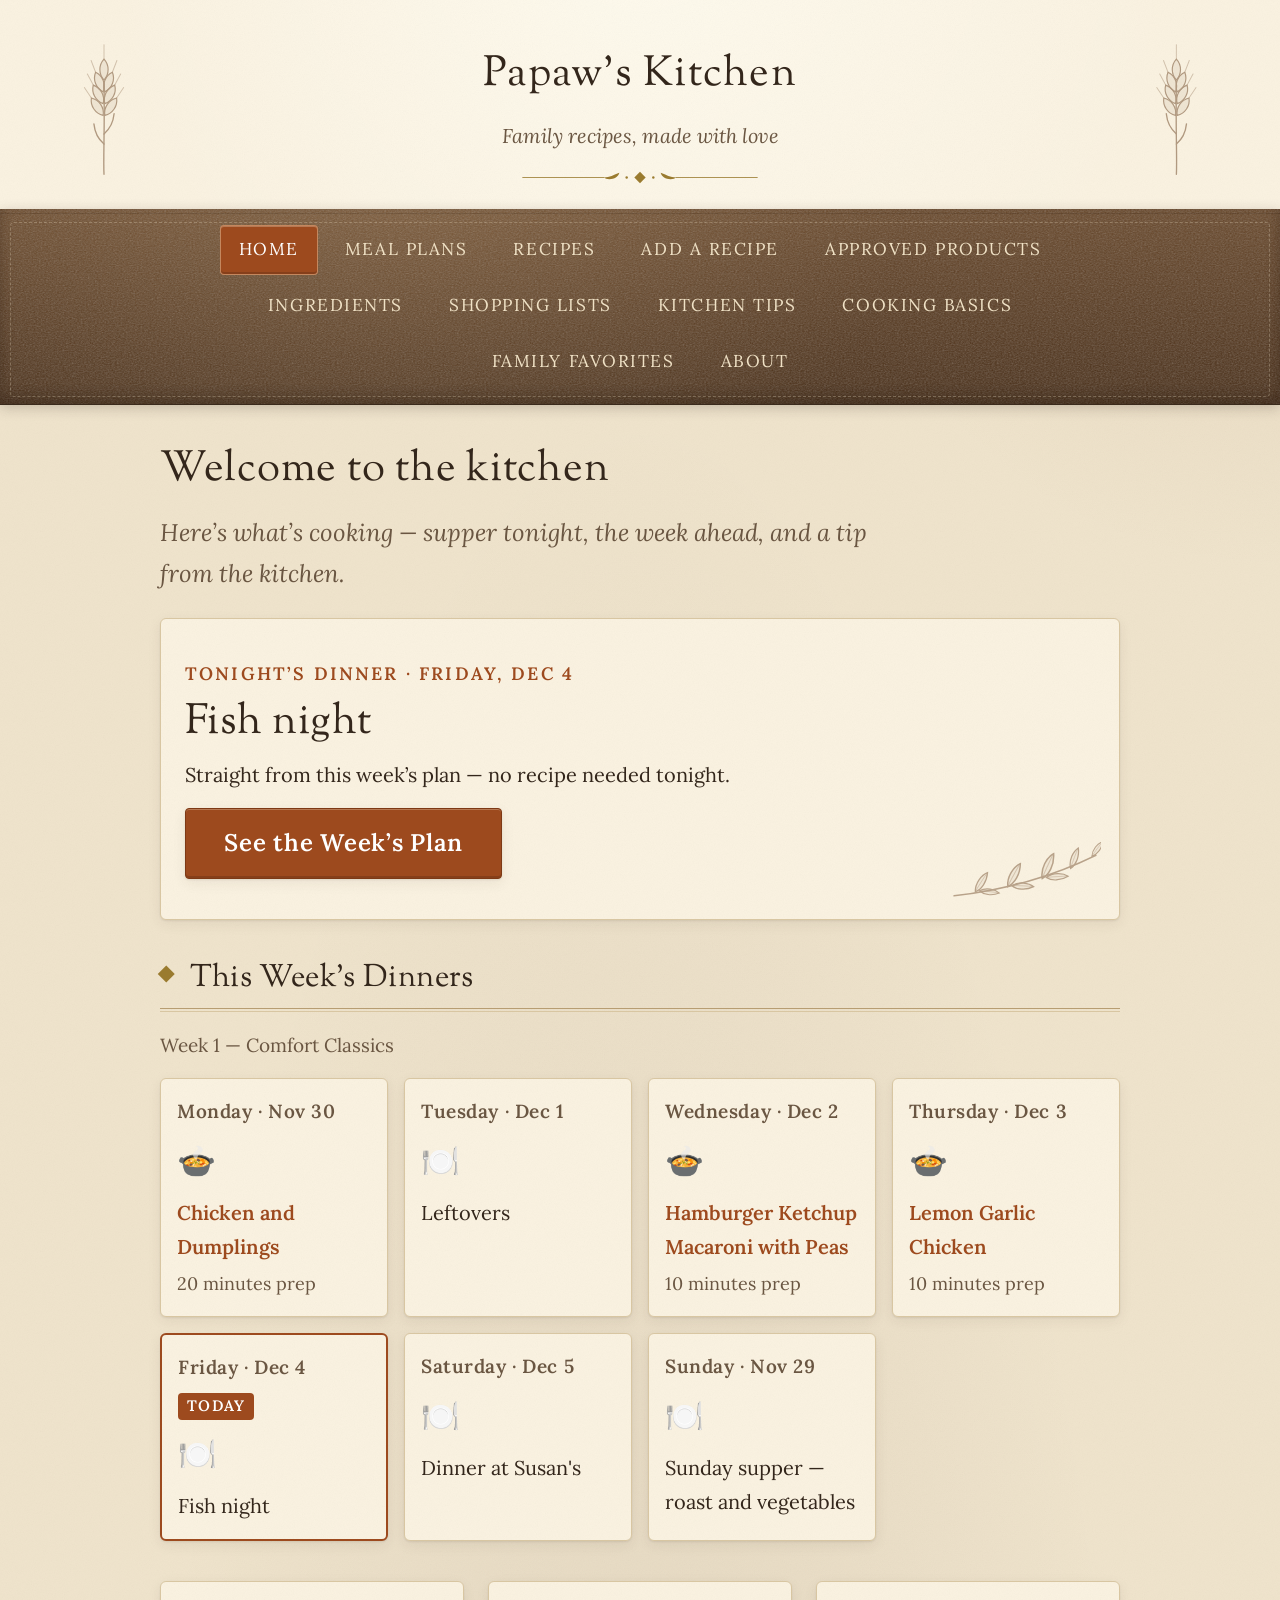
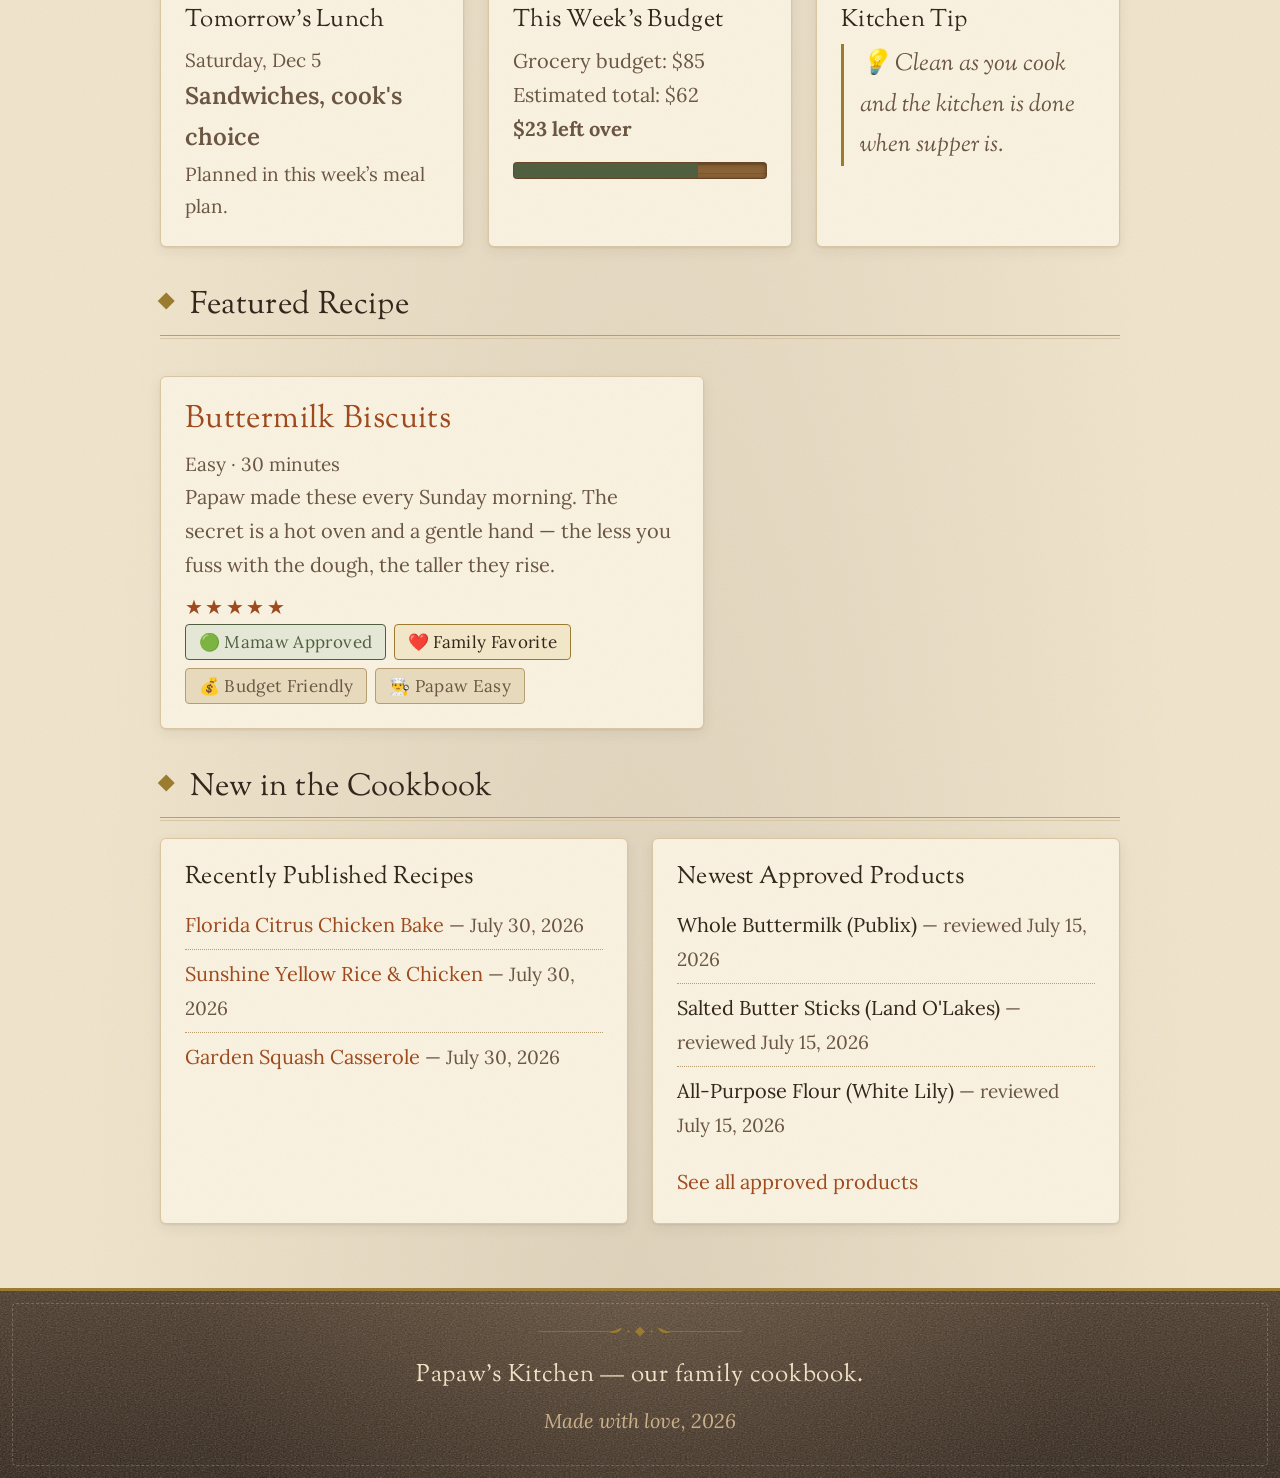
<file: index.html>
<!DOCTYPE html>
<html lang="en">
<head>
  <meta charset="utf-8">
  <meta name="viewport" content="width=device-width, initial-scale=1">
  <title>Papaw’s Kitchen — Family Recipes</title>
  <meta name="description" content="Papaw’s Kitchen: our family cookbook. Recipes, weekly meal plans, and shopping lists, made with love.">
  <link rel="stylesheet" href="css/main.css">
  <link rel="stylesheet" href="css/print.css" media="print">
  <link rel="preconnect" href="https://fonts.googleapis.com">
  <link rel="preconnect" href="https://fonts.gstatic.com" crossorigin>
  <link rel="stylesheet" href="https://fonts.googleapis.com/css2?family=Lora:ital,wght@0,400..700;1,400..700&family=Sorts+Mill+Goudy:ital@0;1&display=swap">
  <script src="js/layout.js" defer></script>
  <script src="js/storage.js" defer></script>
  <script src="js/data.js" defer></script>
  <script src="js/render.js" defer></script>
  <script src="js/schedule.js" defer></script>
  <script src="js/pages/home.js" defer></script>
</head>
<body>
  <main id="main-content">
    <h1>Welcome to the kitchen</h1>
    <p class="lead">
      Here’s what’s cooking — supper tonight, the week ahead, and a tip
      from the kitchen.
    </p>

    <div id="dashboard">
      <p role="status">Warming up the kitchen…</p>
    </div>
  </main>
</body>
</html>
</file>
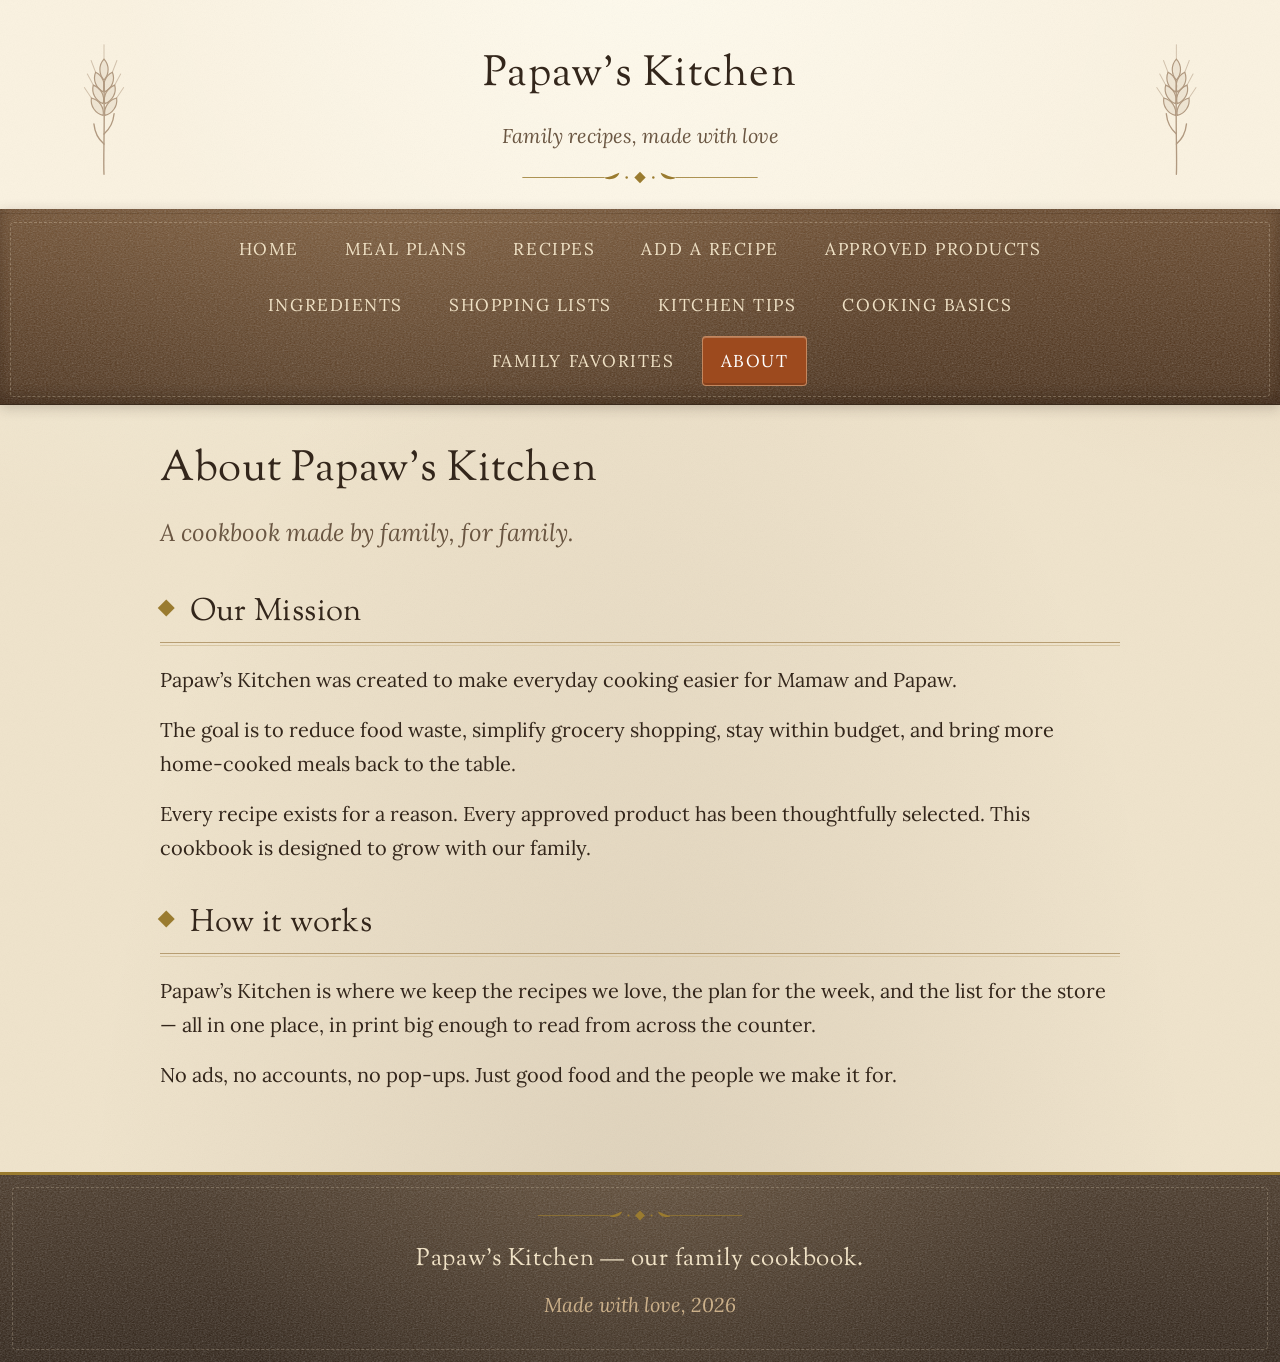
<file: about.html>
<!DOCTYPE html>
<html lang="en">
<head>
  <meta charset="utf-8">
  <meta name="viewport" content="width=device-width, initial-scale=1">
  <title>About — Papaw’s Kitchen</title>
  <meta name="description" content="The story behind Papaw’s Kitchen, our family cookbook.">
  <link rel="stylesheet" href="css/main.css">
  <link rel="stylesheet" href="css/print.css" media="print">
  <link rel="preconnect" href="https://fonts.googleapis.com">
  <link rel="preconnect" href="https://fonts.gstatic.com" crossorigin>
  <link rel="stylesheet" href="https://fonts.googleapis.com/css2?family=Lora:ital,wght@0,400..700;1,400..700&family=Sorts+Mill+Goudy:ital@0;1&display=swap">
  <script src="js/layout.js" defer></script>
</head>
<body>
  <main id="main-content">
    <h1>About Papaw’s Kitchen</h1>
    <p class="lead">
      A cookbook made by family, for family.
    </p>

    <section class="content-section">
      <h2>Our Mission</h2>
      <p>
        Papaw’s Kitchen was created to make everyday cooking easier for
        Mamaw and Papaw.
      </p>
      <p>
        The goal is to reduce food waste, simplify grocery shopping, stay
        within budget, and bring more home-cooked meals back to the table.
      </p>
      <p>
        Every recipe exists for a reason. Every approved product has been
        thoughtfully selected. This cookbook is designed to grow with our
        family.
      </p>
    </section>

    <section class="content-section">
      <h2>How it works</h2>
      <p>
        Papaw’s Kitchen is where we keep the recipes we love, the plan for the
        week, and the list for the store — all in one place, in print big enough
        to read from across the counter.
      </p>
      <p>
        No ads, no accounts, no pop-ups. Just good food and the people we make
        it for.
      </p>
    </section>
  </main>
</body>
</html>
</file>
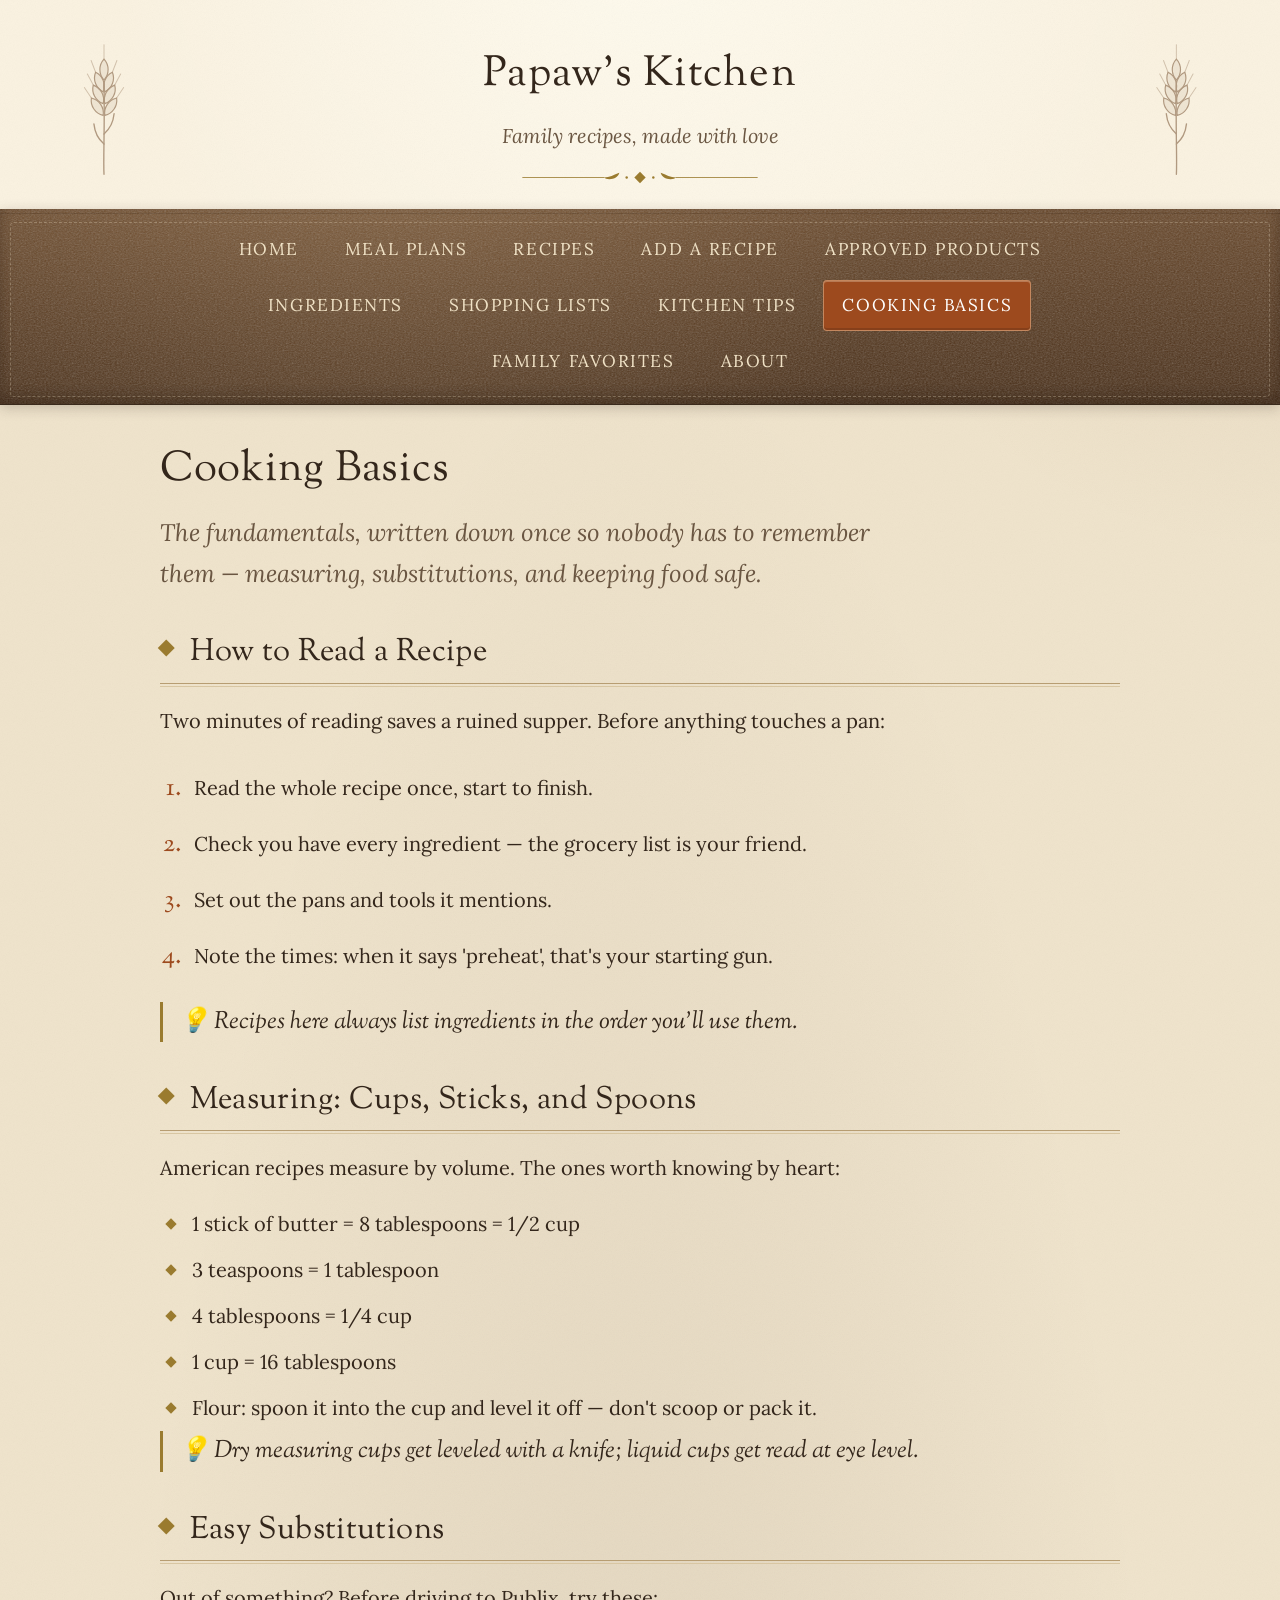
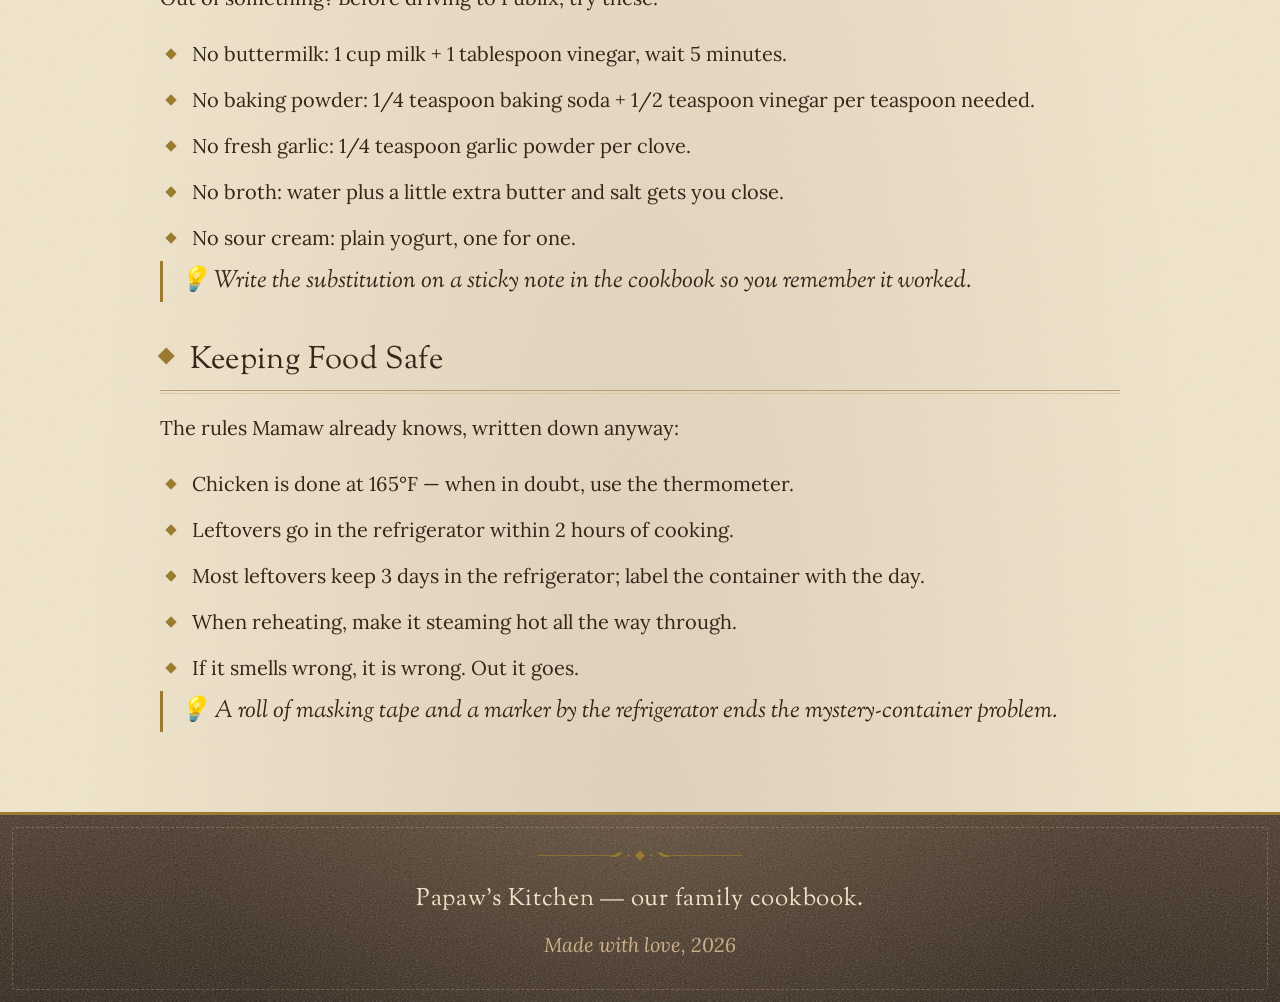
<file: basics.html>
<!DOCTYPE html>
<html lang="en">
<head>
  <meta charset="utf-8">
  <meta name="viewport" content="width=device-width, initial-scale=1">
  <title>Cooking Basics — Papaw’s Kitchen</title>
  <meta name="description" content="The kitchen fundamentals: measuring, substitutions, food safety, and how to read a recipe.">
  <link rel="stylesheet" href="css/main.css">
  <link rel="stylesheet" href="css/print.css" media="print">
  <link rel="preconnect" href="https://fonts.googleapis.com">
  <link rel="preconnect" href="https://fonts.gstatic.com" crossorigin>
  <link rel="stylesheet" href="https://fonts.googleapis.com/css2?family=Lora:ital,wght@0,400..700;1,400..700&family=Sorts+Mill+Goudy:ital@0;1&display=swap">
  <script src="js/layout.js" defer></script>
  <script src="js/storage.js" defer></script>
  <script src="js/data.js" defer></script>
  <script src="js/render.js" defer></script>
  <script src="js/pages/basics.js" defer></script>
</head>
<body>
  <main id="main-content">
    <h1>Cooking Basics</h1>
    <p class="lead">
      The fundamentals, written down once so nobody has to remember them —
      measuring, substitutions, and keeping food safe.
    </p>

    <div id="basics-list">
      <p role="status">Opening the drawer of know-how…</p>
    </div>
  </main>
</body>
</html>
</file>
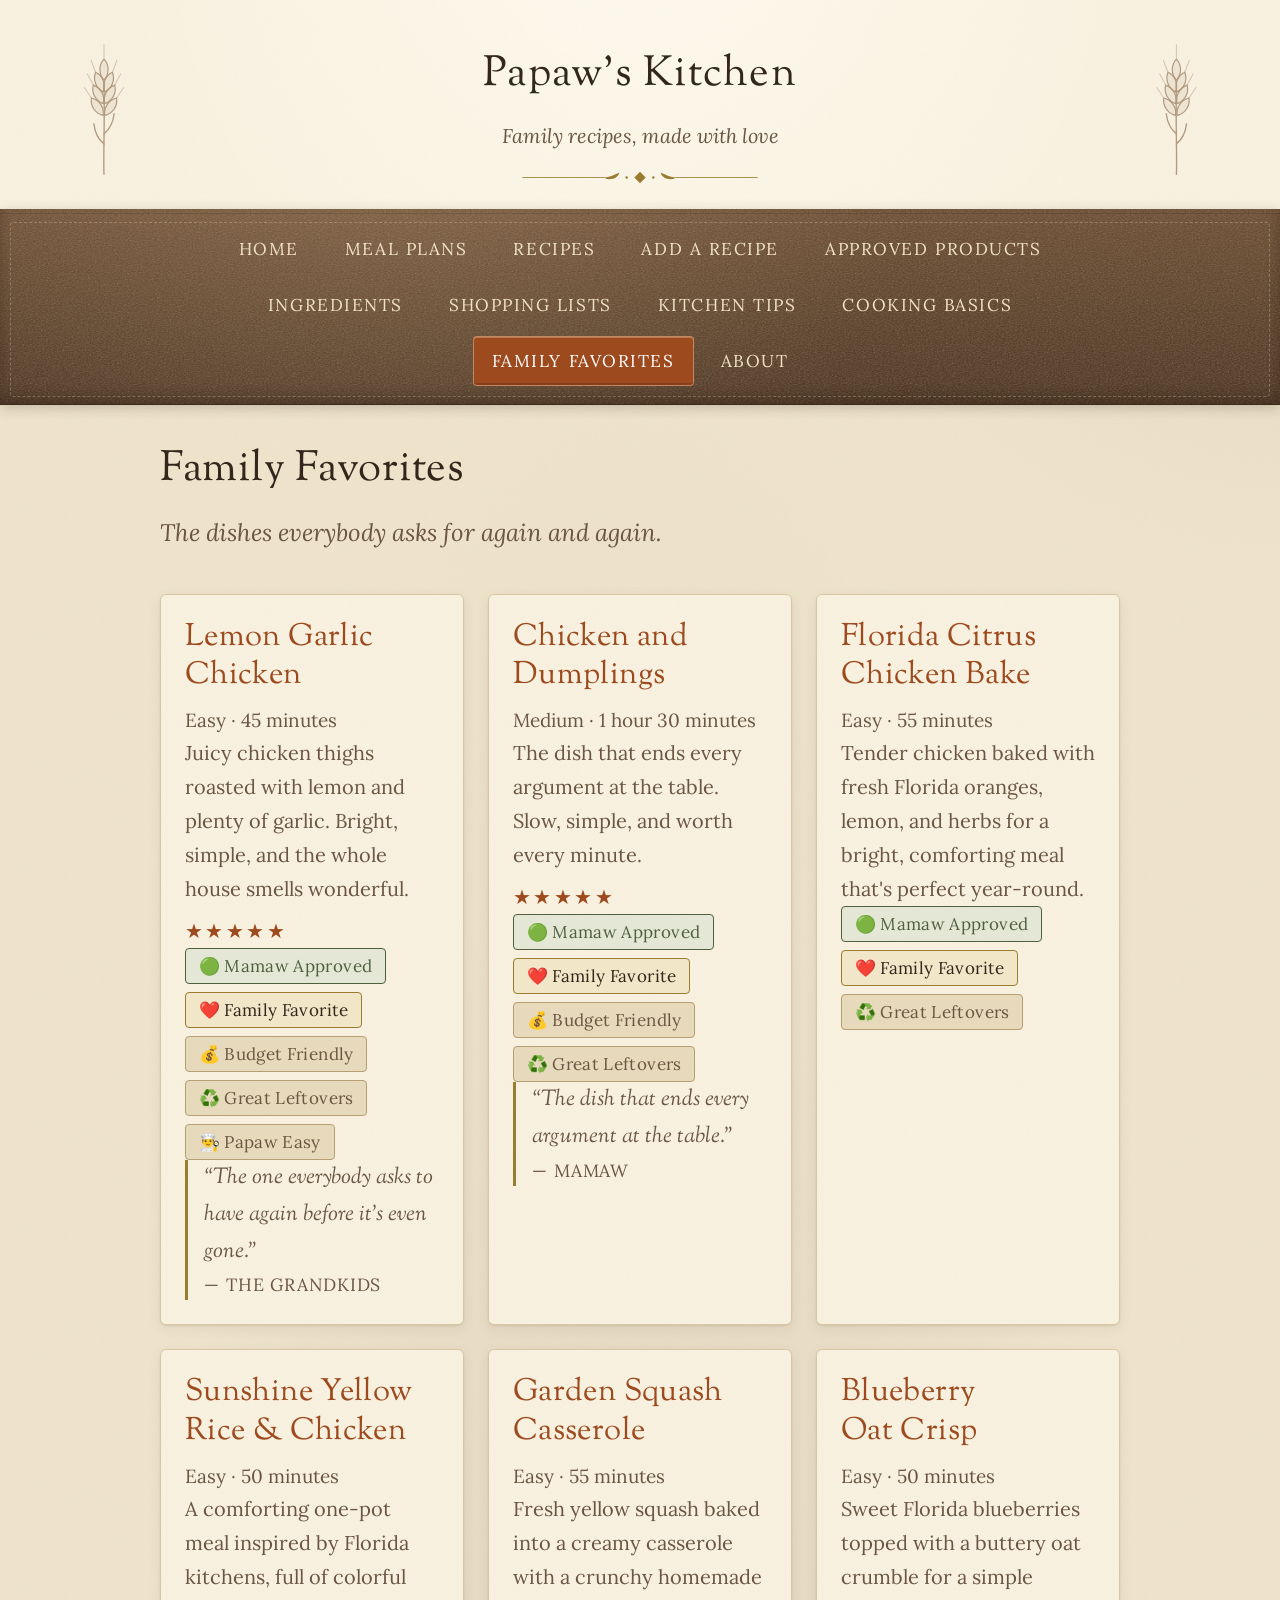
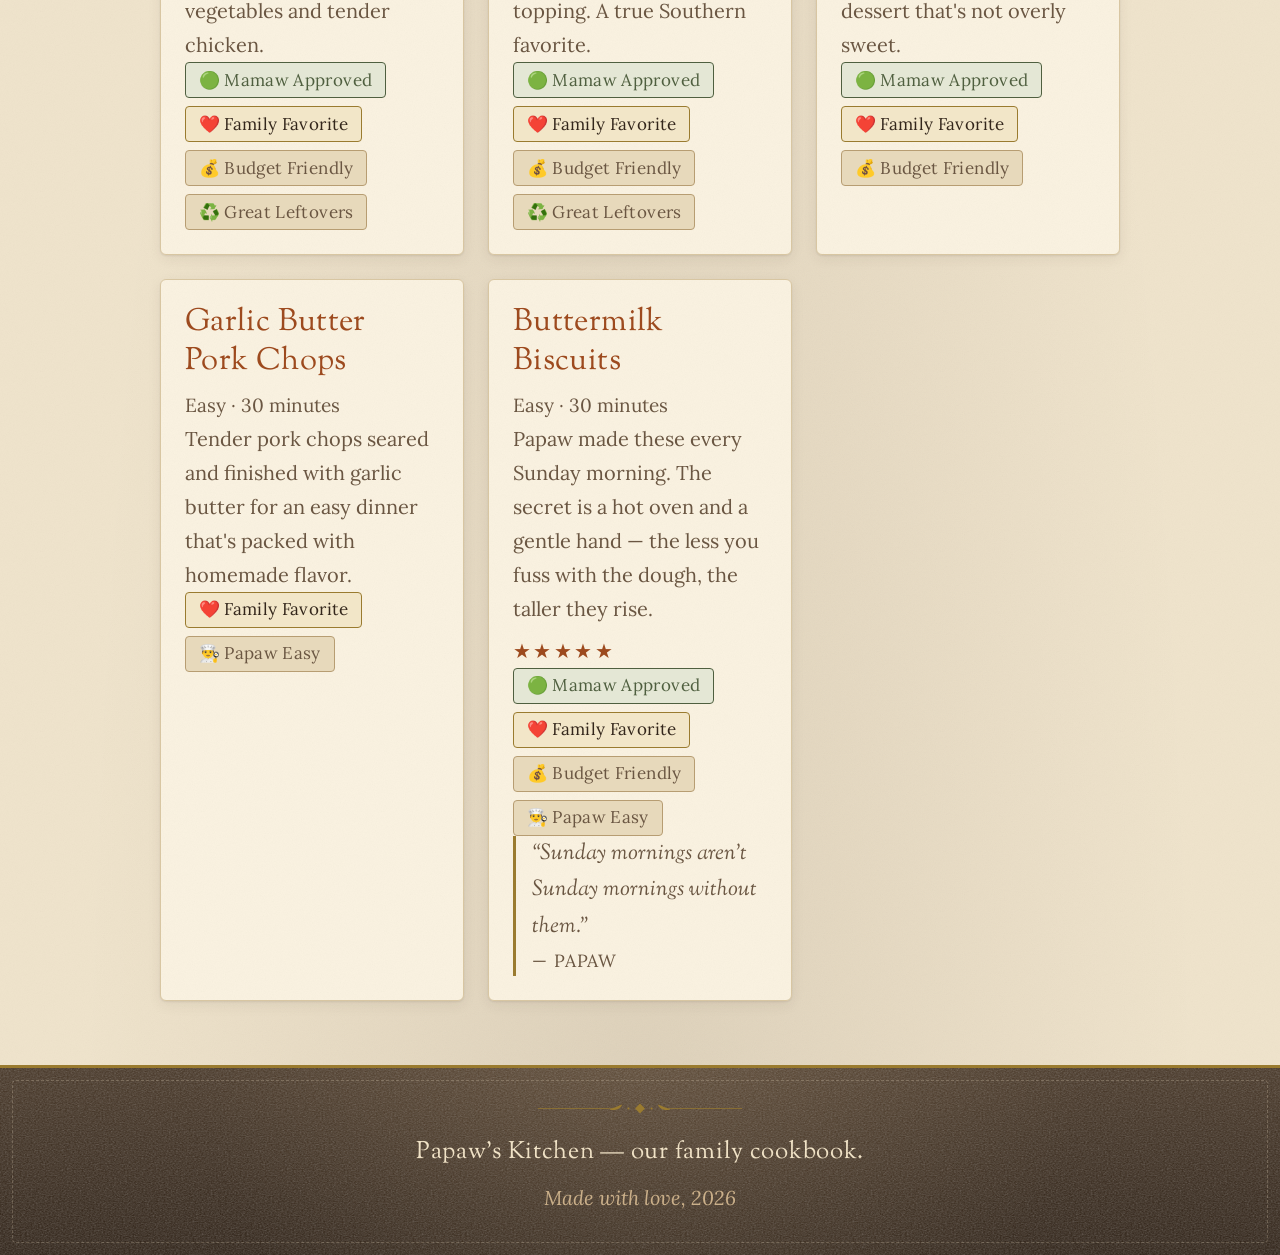
<file: favorites.html>
<!DOCTYPE html>
<html lang="en">
<head>
  <meta charset="utf-8">
  <meta name="viewport" content="width=device-width, initial-scale=1">
  <title>Family Favorites — Papaw’s Kitchen</title>
  <meta name="description" content="The dishes everybody asks for again and again.">
  <link rel="stylesheet" href="css/main.css">
  <link rel="stylesheet" href="css/print.css" media="print">
  <link rel="preconnect" href="https://fonts.googleapis.com">
  <link rel="preconnect" href="https://fonts.gstatic.com" crossorigin>
  <link rel="stylesheet" href="https://fonts.googleapis.com/css2?family=Lora:ital,wght@0,400..700;1,400..700&family=Sorts+Mill+Goudy:ital@0;1&display=swap">
  <script src="js/layout.js" defer></script>
  <script src="js/storage.js" defer></script>
  <script src="js/data.js" defer></script>
  <script src="js/render.js" defer></script>
  <script src="js/pages/favorites.js" defer></script>
</head>
<body>
  <main id="main-content">
    <h1>Family Favorites</h1>
    <p class="lead">
      The dishes everybody asks for again and again.
    </p>

    <div id="favorites-list">
      <p role="status">Gathering the favorites…</p>
    </div>
  </main>
</body>
</html>
</file>
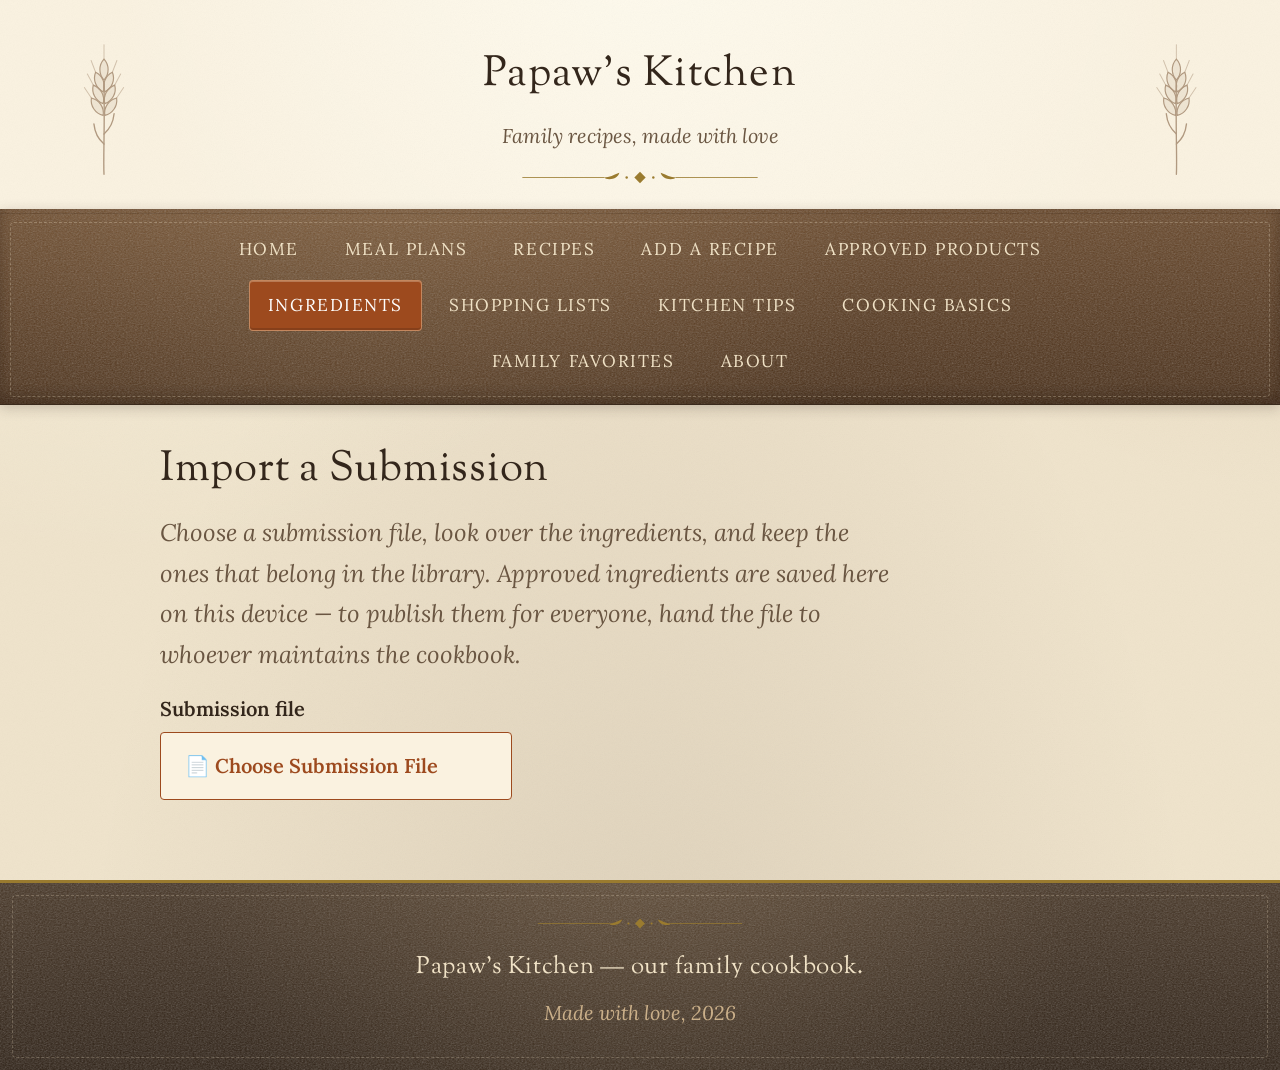
<file: import-ingredients.html>
<!DOCTYPE html>
<html lang="en">
<head>
  <meta charset="utf-8">
  <meta name="viewport" content="width=device-width, initial-scale=1">
  <title>Import Submission — Papaw’s Kitchen</title>
  <meta name="description" content="Review submitted ingredients and add the approved ones to the library.">
  <link rel="stylesheet" href="css/main.css">
  <link rel="stylesheet" href="css/print.css" media="print">
  <link rel="preconnect" href="https://fonts.googleapis.com">
  <link rel="preconnect" href="https://fonts.gstatic.com" crossorigin>
  <link rel="stylesheet" href="https://fonts.googleapis.com/css2?family=Lora:ital,wght@0,400..700;1,400..700&family=Sorts+Mill+Goudy:ital@0;1&display=swap">
  <script src="js/layout.js" defer></script>
  <script src="js/storage.js" defer></script>
  <script src="js/data.js" defer></script>
  <script src="js/render.js" defer></script>
  <script src="js/ingredients.js" defer></script>
  <script src="js/pages/import-ingredients.js" defer></script>
</head>
<body>
  <main id="main-content">
    <h1>Import a Submission</h1>
    <p class="lead">
      Choose a submission file, look over the ingredients, and keep the ones
      that belong in the library. Approved ingredients are saved here on this
      device — to publish them for everyone, hand the file to whoever
      maintains the cookbook.
    </p>

    <div class="field no-print">
      <span class="field-label">Submission file</span>
      <label class="file-pick">
        <span aria-hidden="true">📄</span>
        <span>Choose Submission File</span>
        <input type="file" id="submission-file" name="submission" accept="application/json,.json">
      </label>
    </div>

    <div id="import-status" role="status"></div>

    <section id="review-area" hidden></section>
  </main>
</body>
</html>
</file>
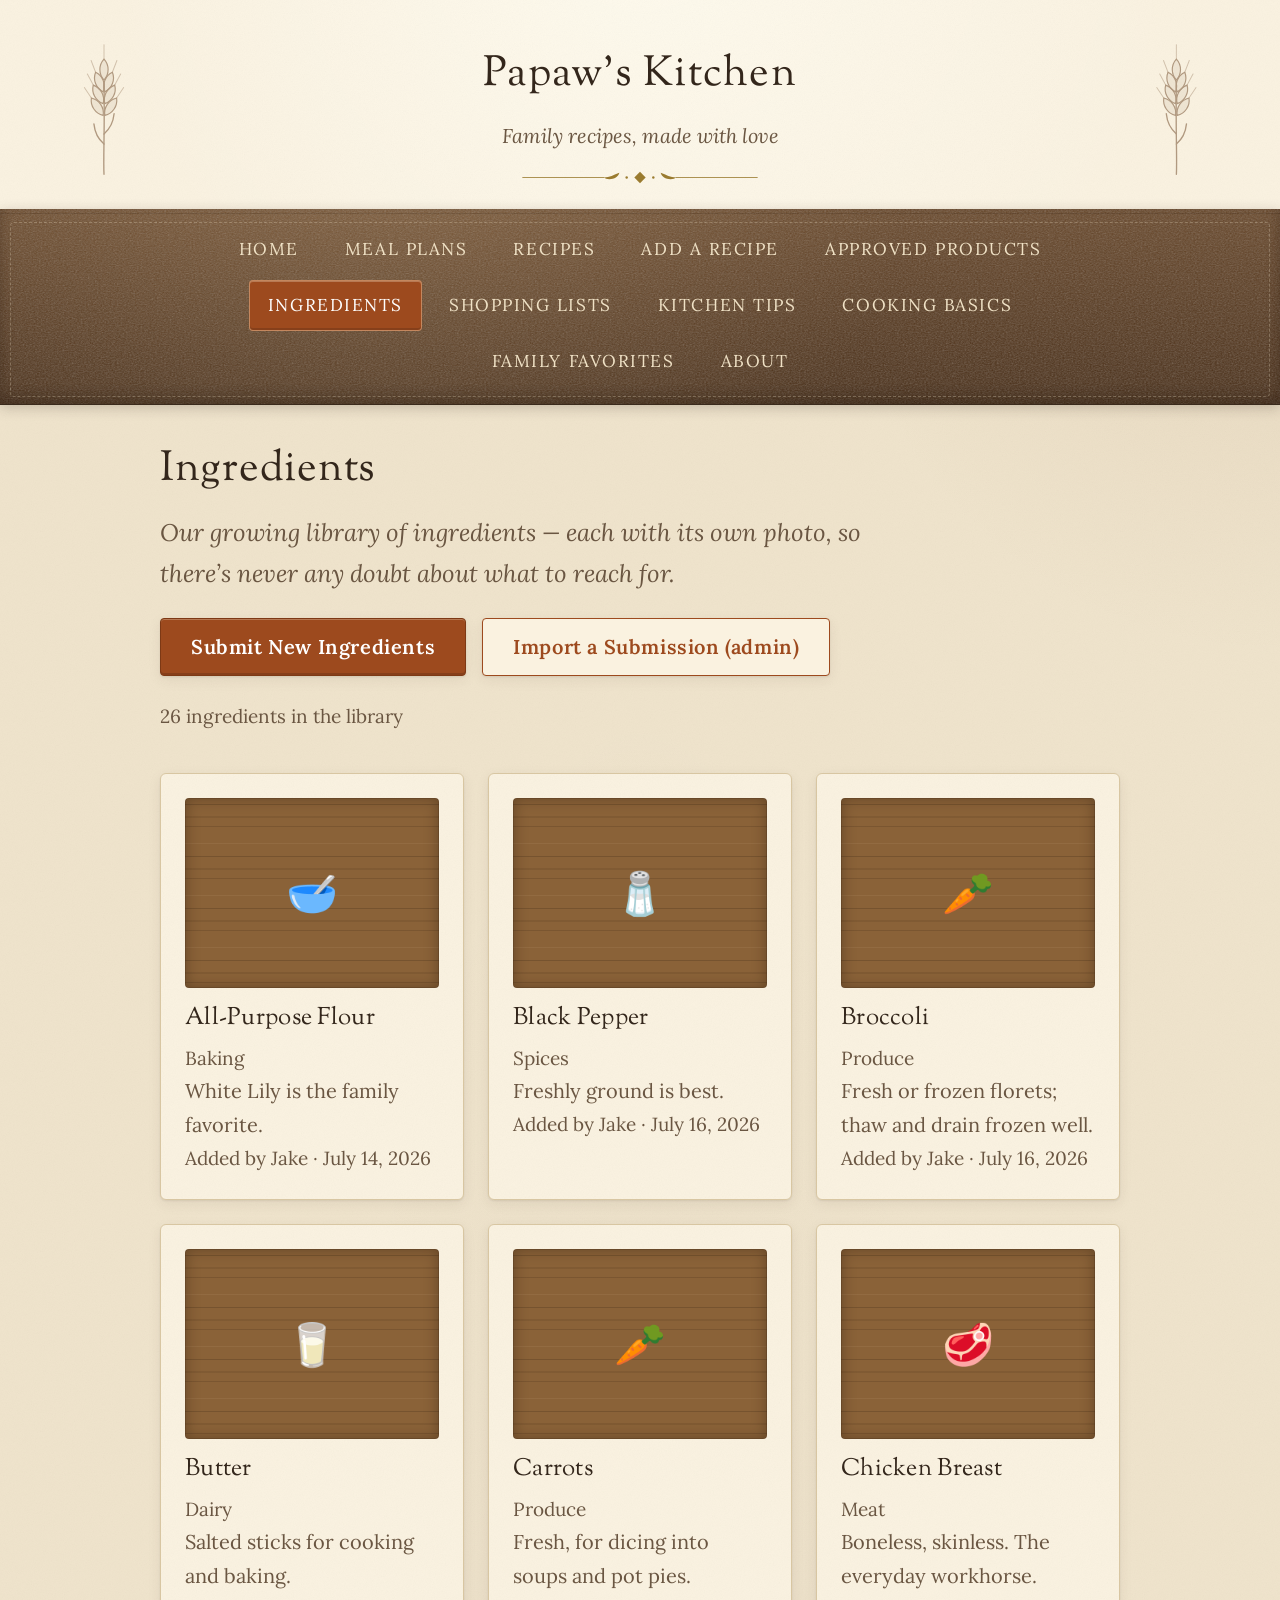
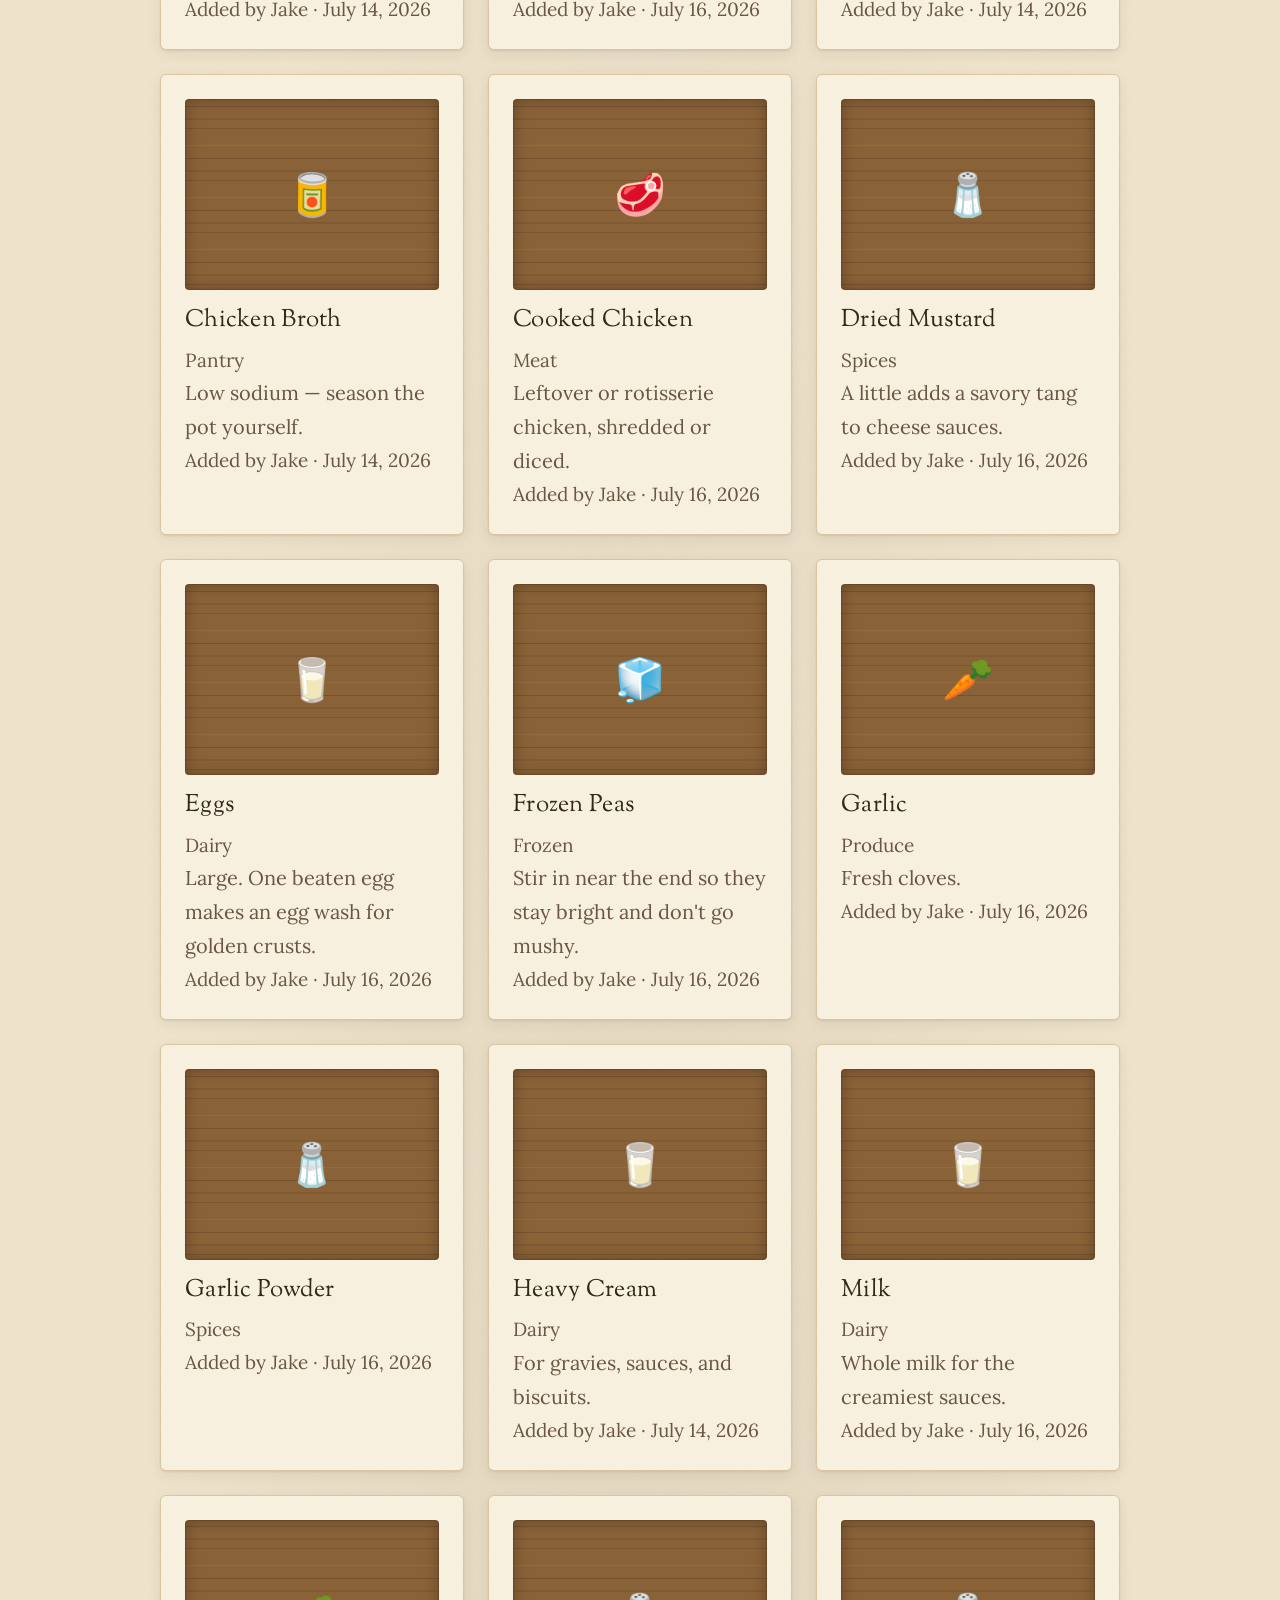
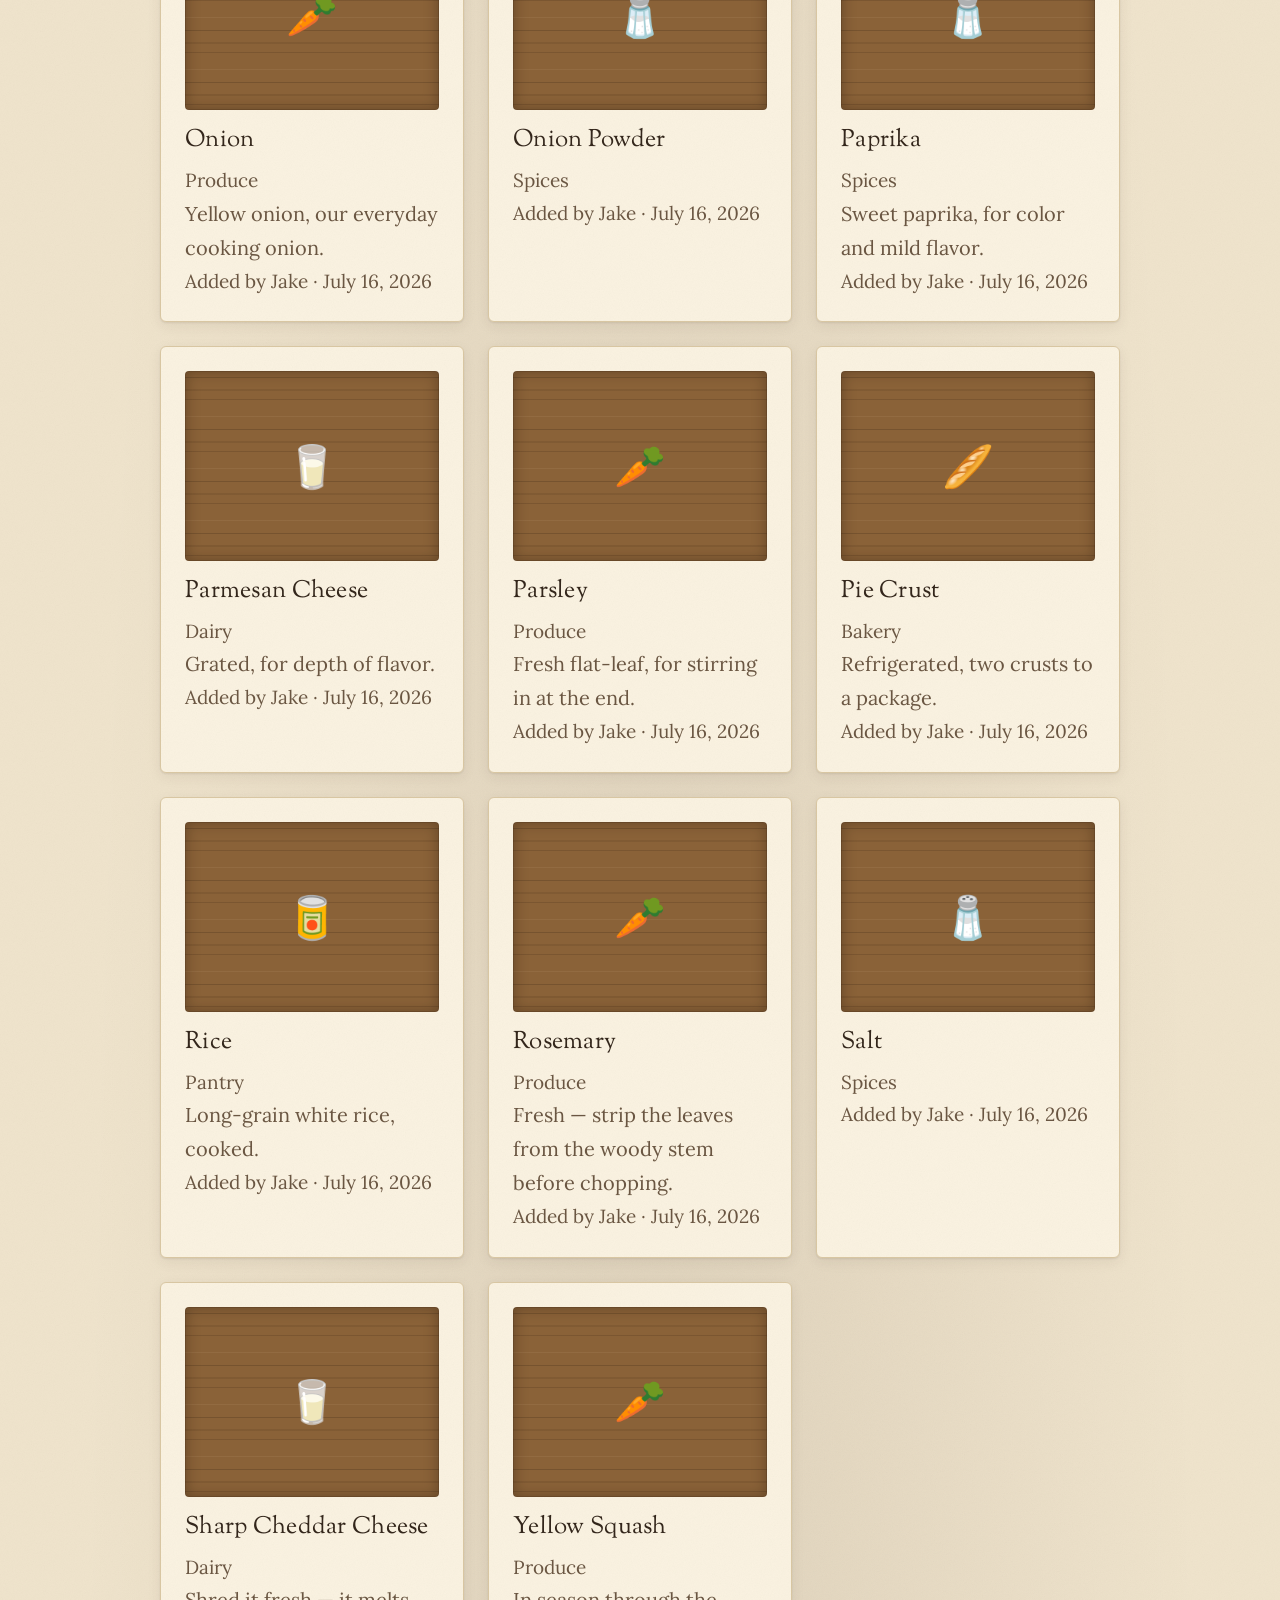
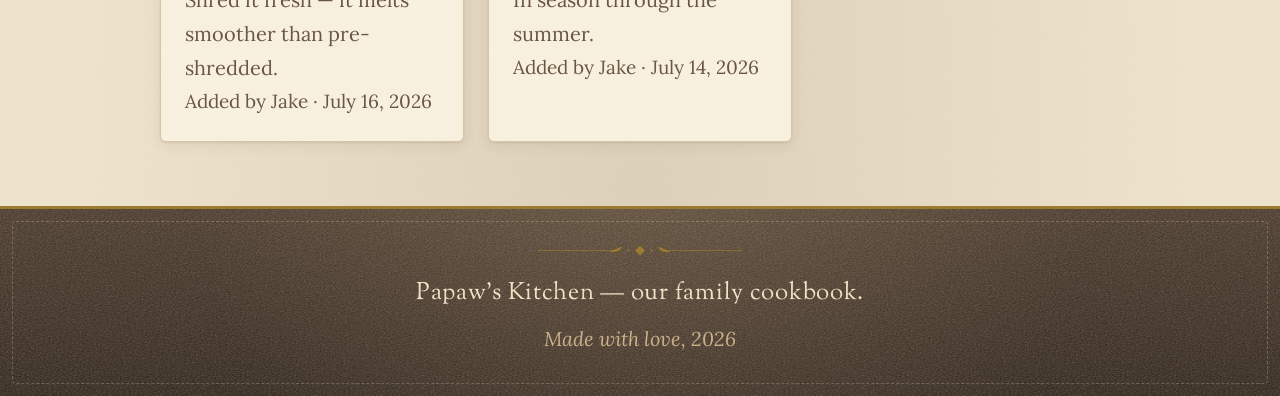
<file: ingredients.html>
<!DOCTYPE html>
<html lang="en">
<head>
  <meta charset="utf-8">
  <meta name="viewport" content="width=device-width, initial-scale=1">
  <title>Ingredients — Papaw’s Kitchen</title>
  <meta name="description" content="The family ingredient library, each with its own photo.">
  <link rel="stylesheet" href="css/main.css">
  <link rel="stylesheet" href="css/print.css" media="print">
  <link rel="preconnect" href="https://fonts.googleapis.com">
  <link rel="preconnect" href="https://fonts.gstatic.com" crossorigin>
  <link rel="stylesheet" href="https://fonts.googleapis.com/css2?family=Lora:ital,wght@0,400..700;1,400..700&family=Sorts+Mill+Goudy:ital@0;1&display=swap">
  <script src="js/layout.js" defer></script>
  <script src="js/storage.js" defer></script>
  <script src="js/data.js" defer></script>
  <script src="js/render.js" defer></script>
  <script src="js/ingredients.js" defer></script>
  <script src="js/pages/ingredients.js" defer></script>
</head>
<body>
  <main id="main-content">
    <h1>Ingredients</h1>
    <p class="lead">
      Our growing library of ingredients — each with its own photo, so there’s
      never any doubt about what to reach for.
    </p>

    <p class="hub-actions no-print">
      <a class="button" href="submit-ingredients.html">Submit New Ingredients</a>
      <a class="button button-secondary" href="import-ingredients.html">Import a Submission (admin)</a>
    </p>

    <div id="ingredient-library">
      <p role="status">Opening the pantry…</p>
    </div>
  </main>
</body>
</html>
</file>
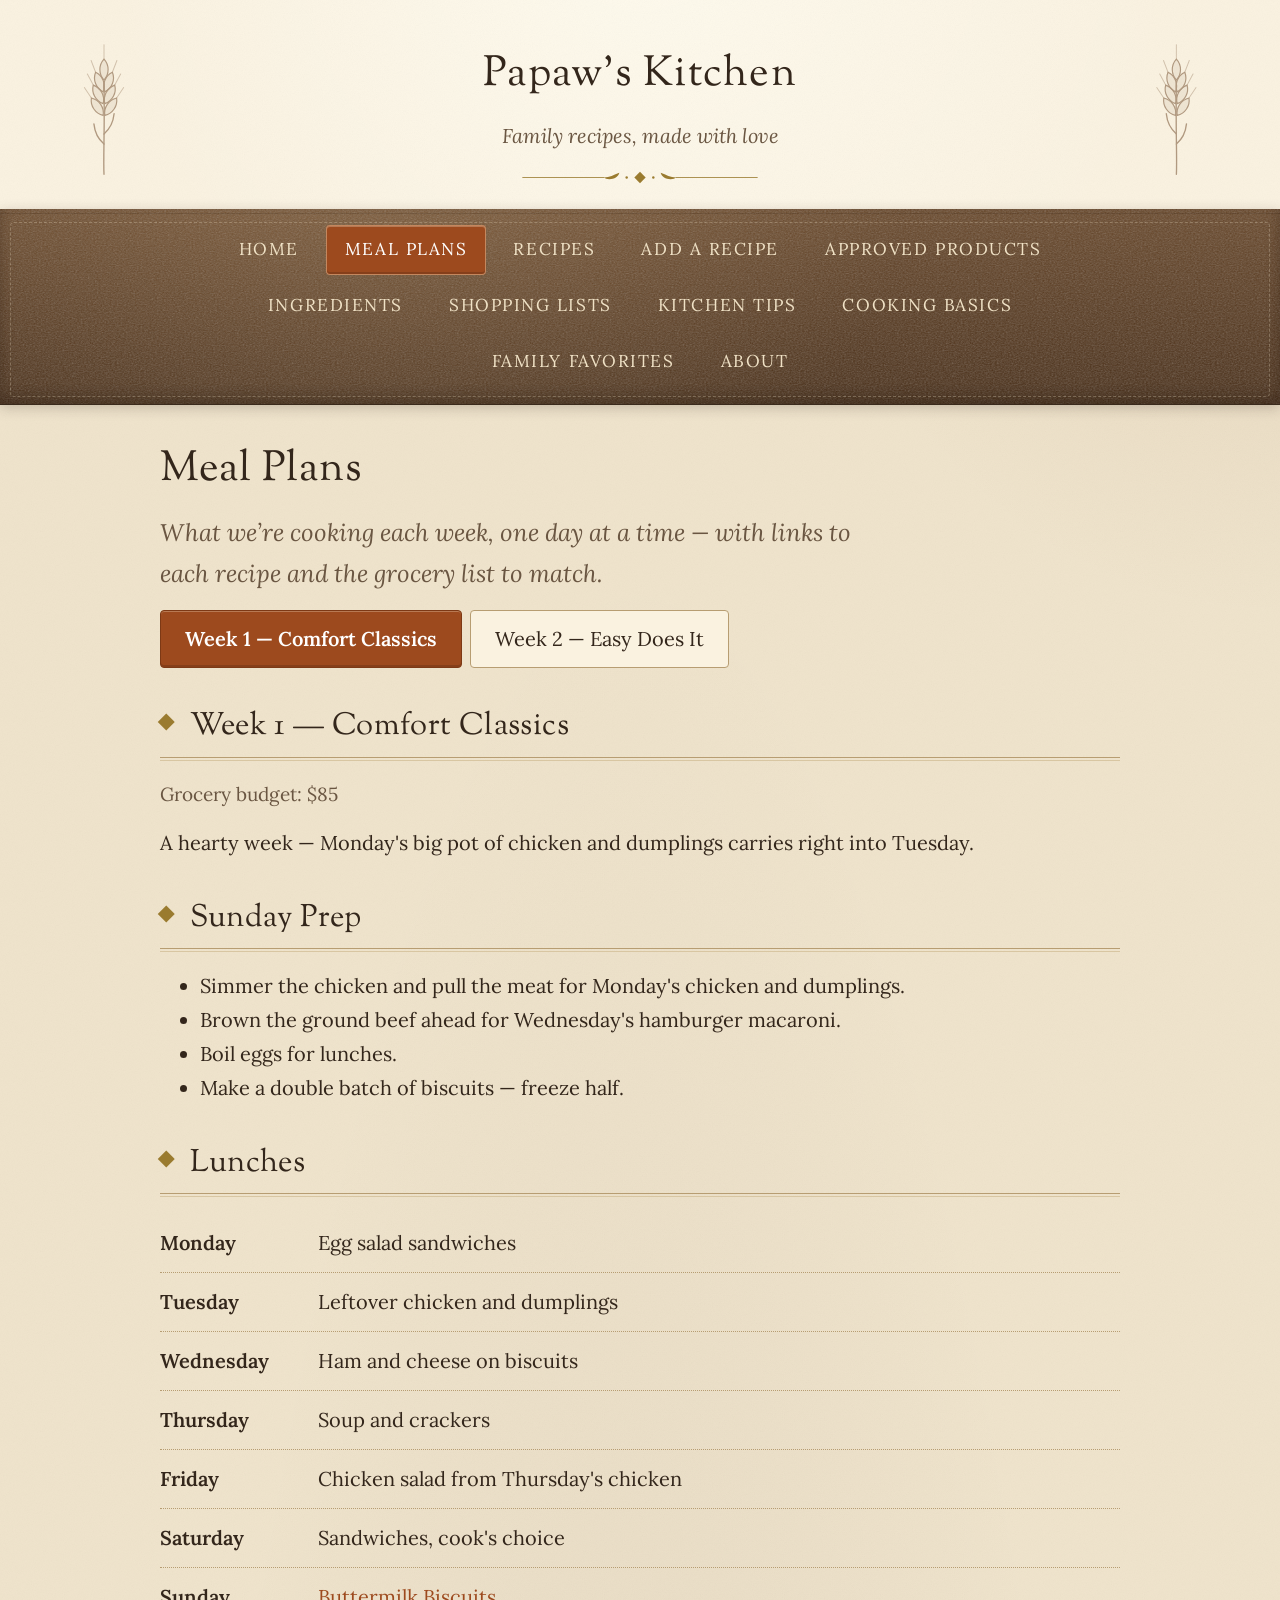
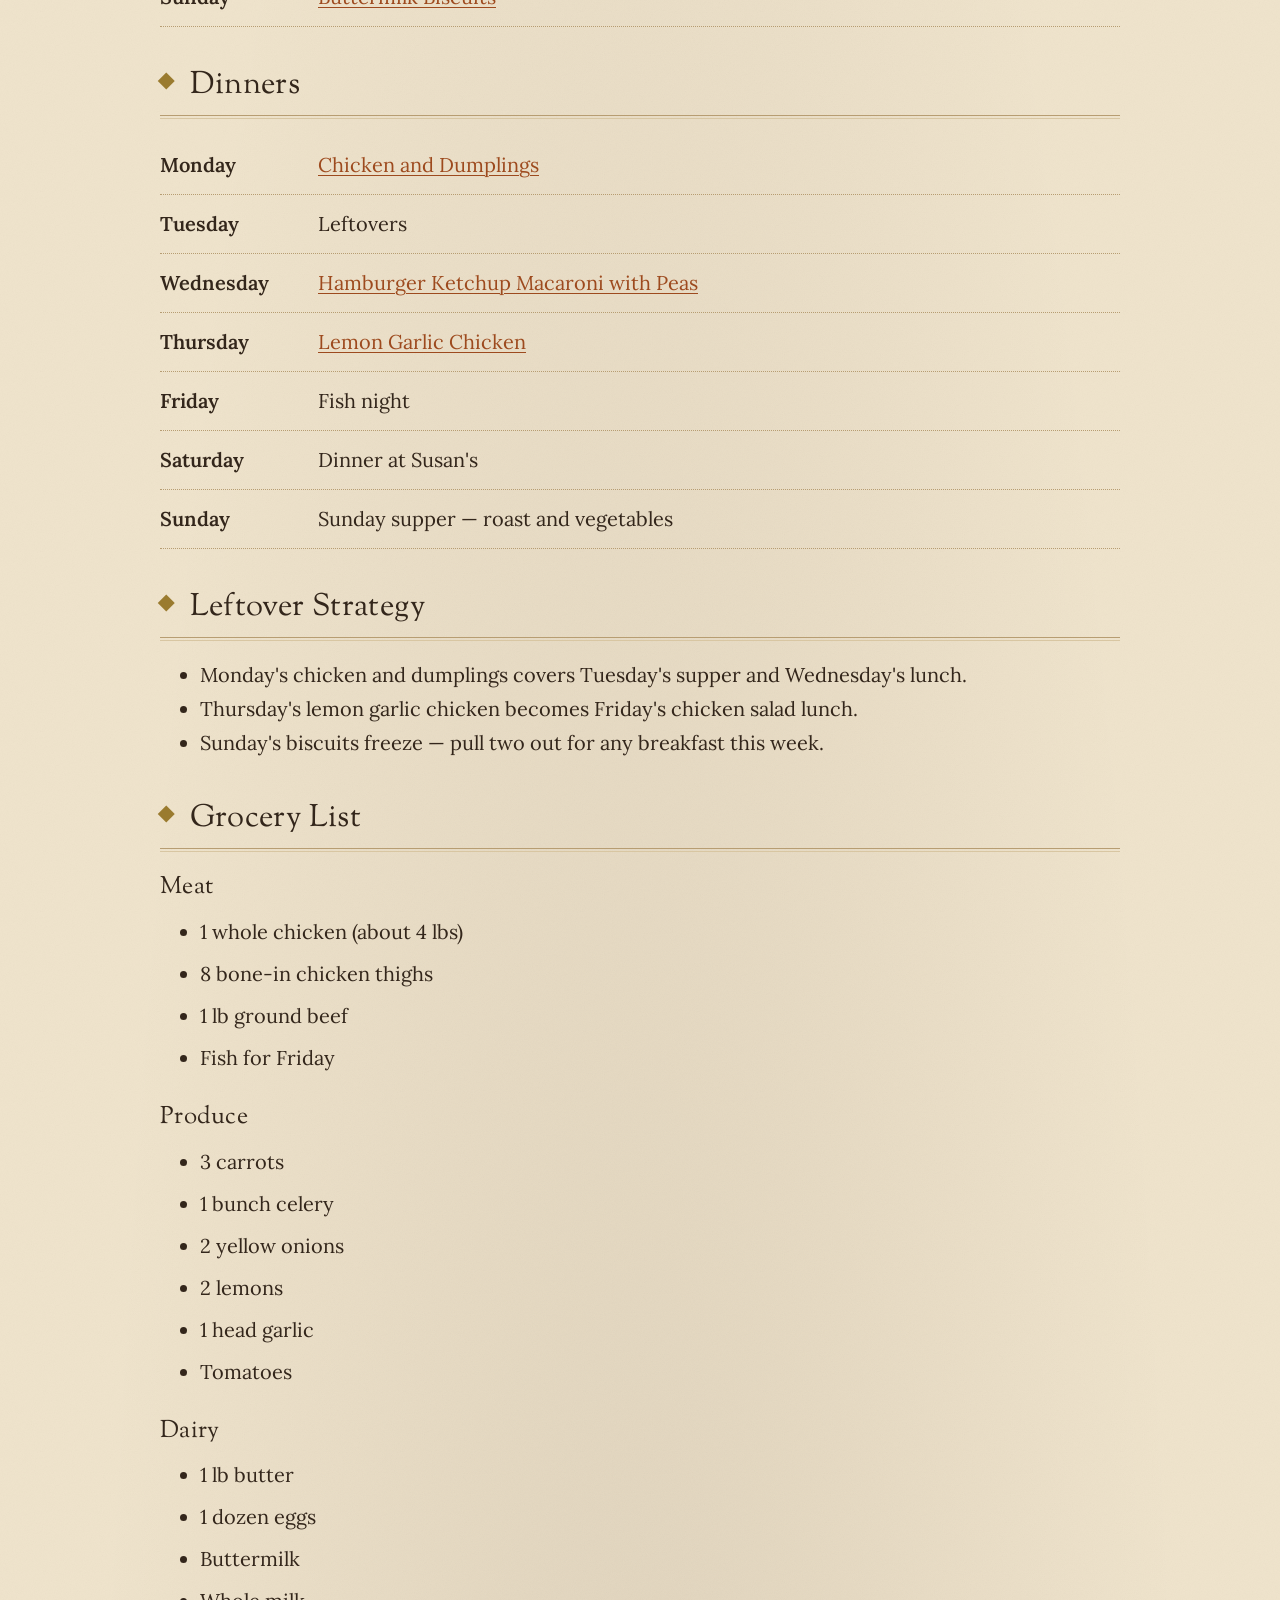
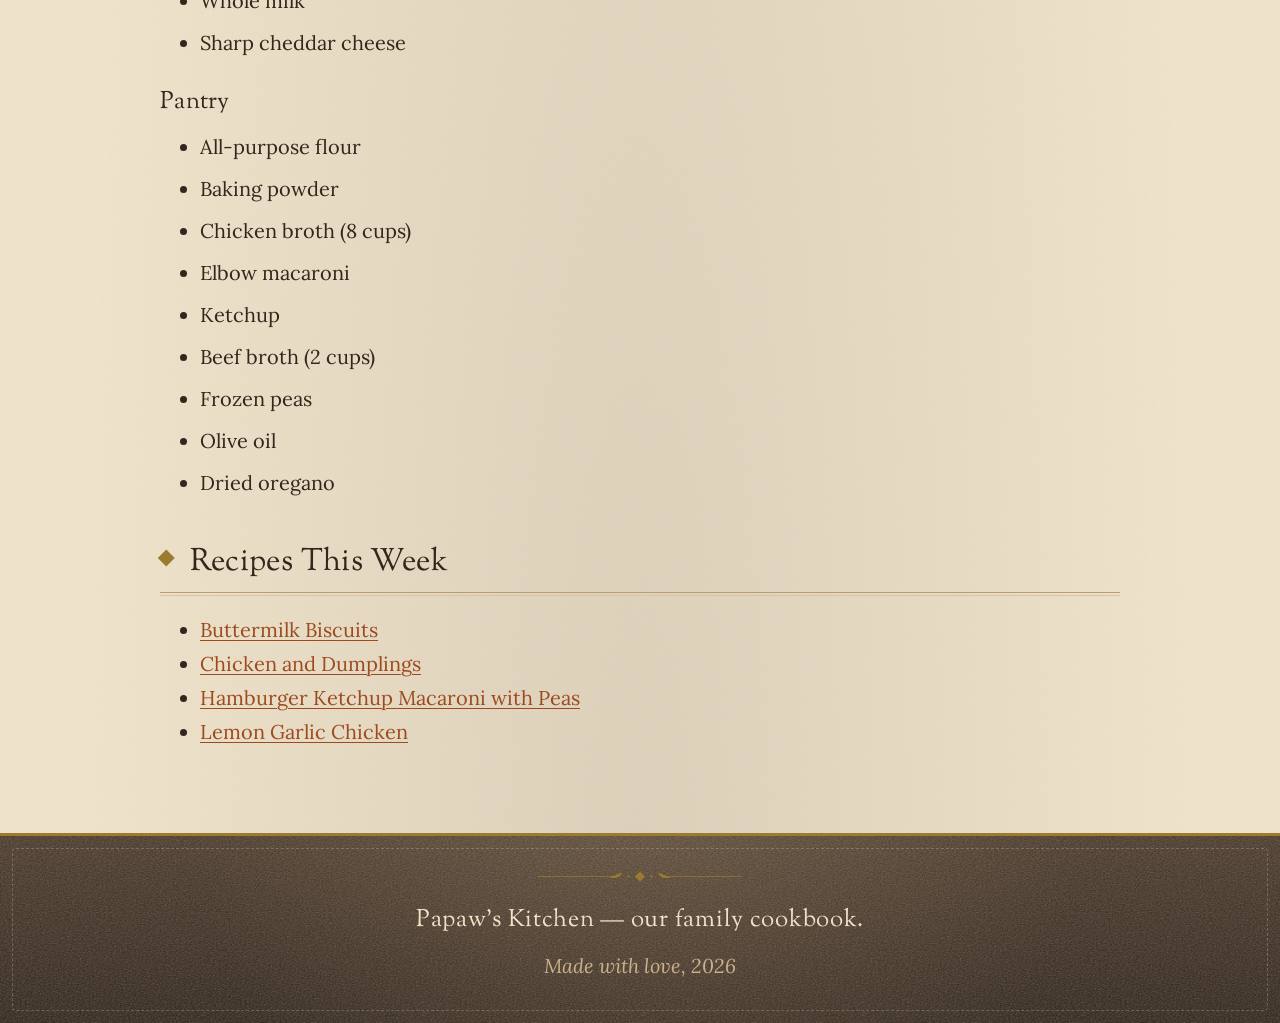
<file: meal-plans.html>
<!DOCTYPE html>
<html lang="en">
<head>
  <meta charset="utf-8">
  <meta name="viewport" content="width=device-width, initial-scale=1">
  <title>Meal Plans — Papaw’s Kitchen</title>
  <meta name="description" content="What we’re cooking this week, one day at a time.">
  <link rel="stylesheet" href="css/main.css">
  <link rel="stylesheet" href="css/print.css" media="print">
  <link rel="preconnect" href="https://fonts.googleapis.com">
  <link rel="preconnect" href="https://fonts.gstatic.com" crossorigin>
  <link rel="stylesheet" href="https://fonts.googleapis.com/css2?family=Lora:ital,wght@0,400..700;1,400..700&family=Sorts+Mill+Goudy:ital@0;1&display=swap">
  <script src="js/layout.js" defer></script>
  <script src="js/storage.js" defer></script>
  <script src="js/data.js" defer></script>
  <script src="js/render.js" defer></script>
  <script src="js/schedule.js" defer></script>
  <script src="js/pages/meal-plans.js" defer></script>
</head>
<body>
  <main id="main-content">
    <h1>Meal Plans</h1>
    <p class="lead">
      What we’re cooking each week, one day at a time — with links to each
      recipe and the grocery list to match.
    </p>

    <div id="meal-plan-container">
      <p role="status">Setting the table…</p>
    </div>
  </main>
</body>
</html>
</file>
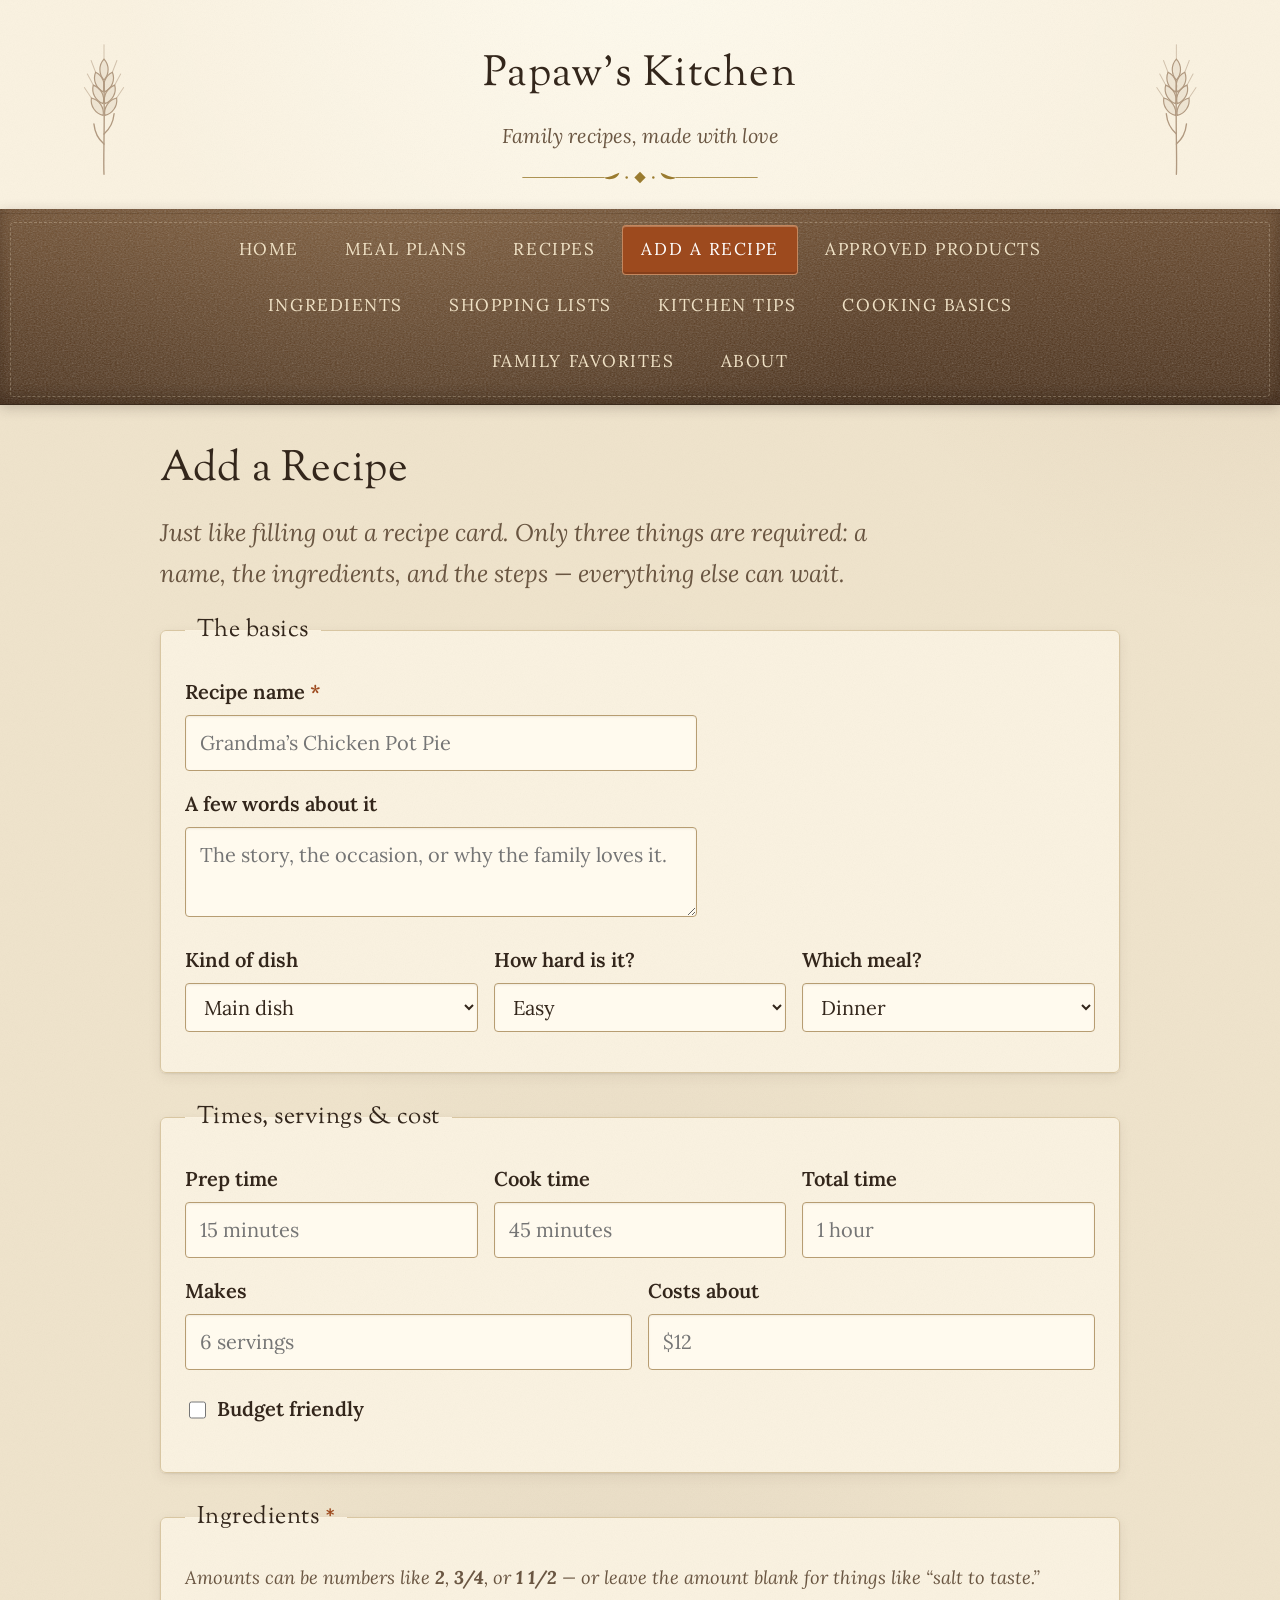
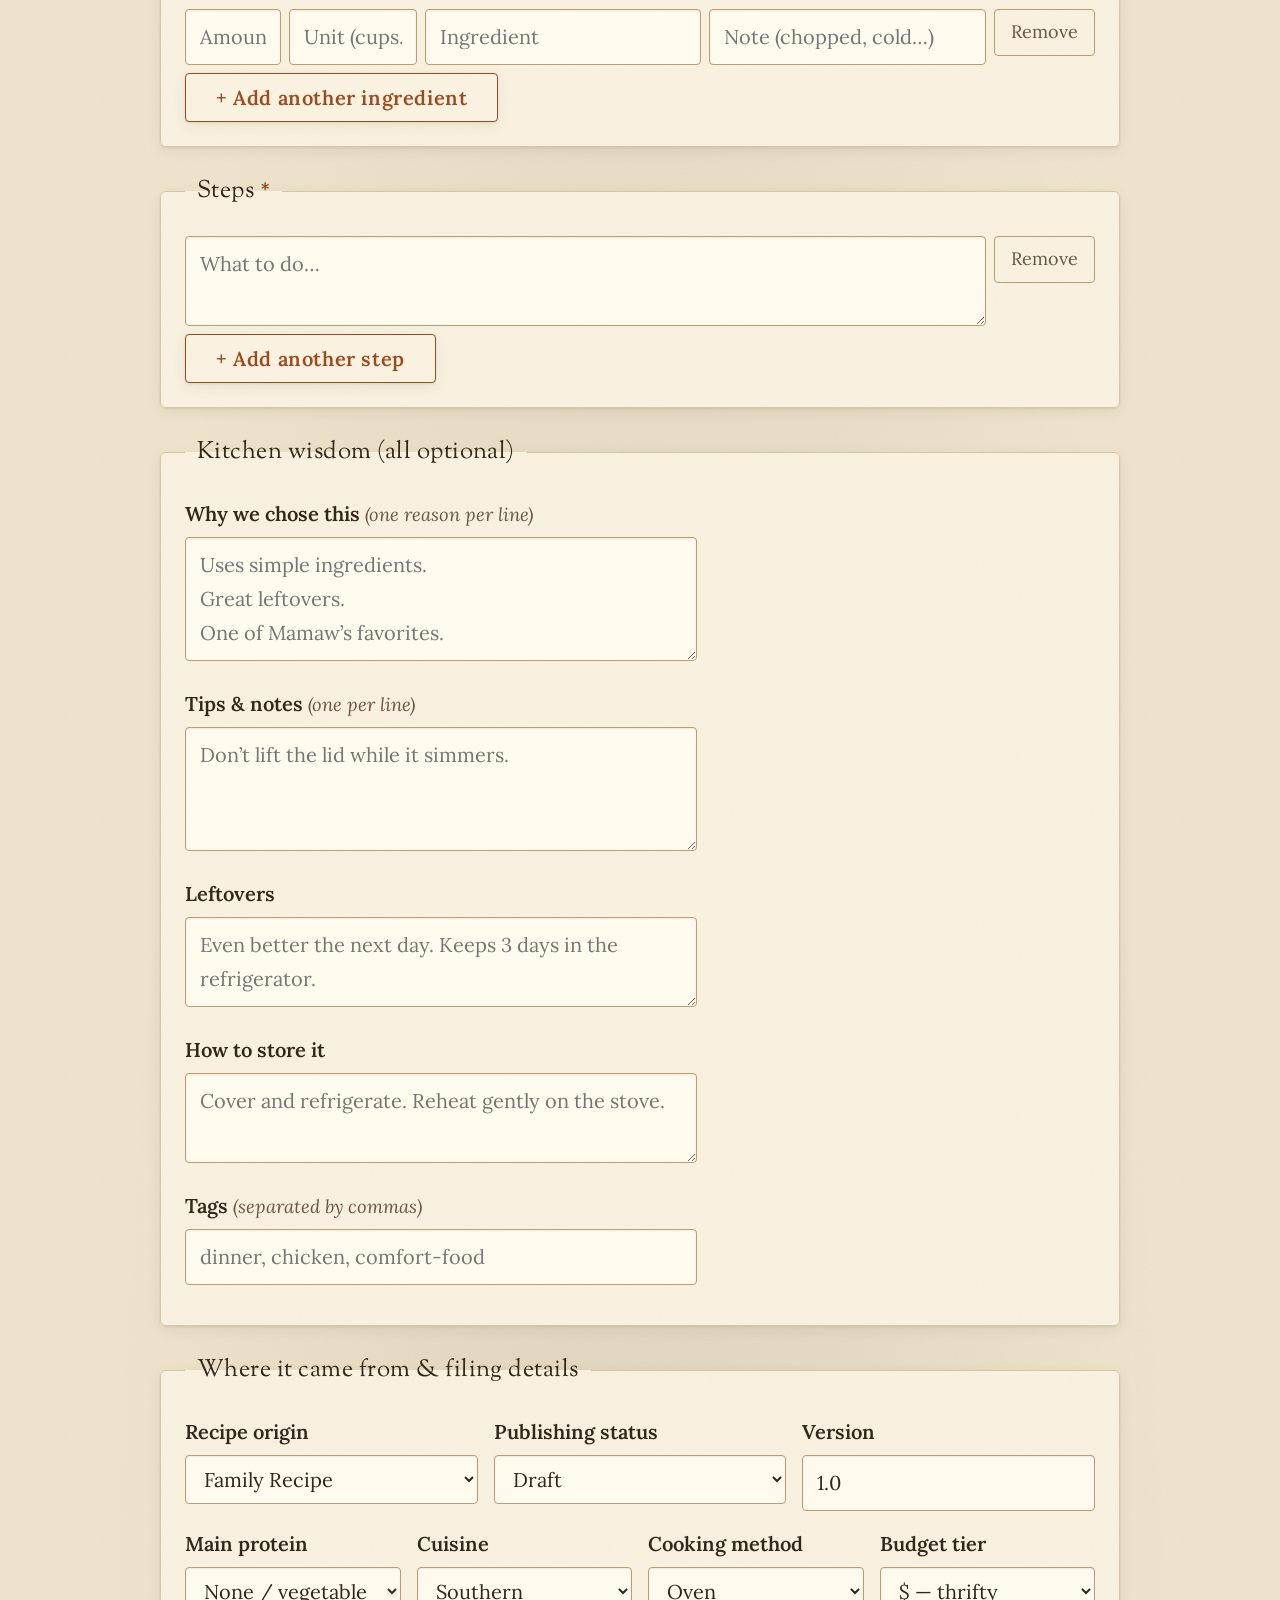
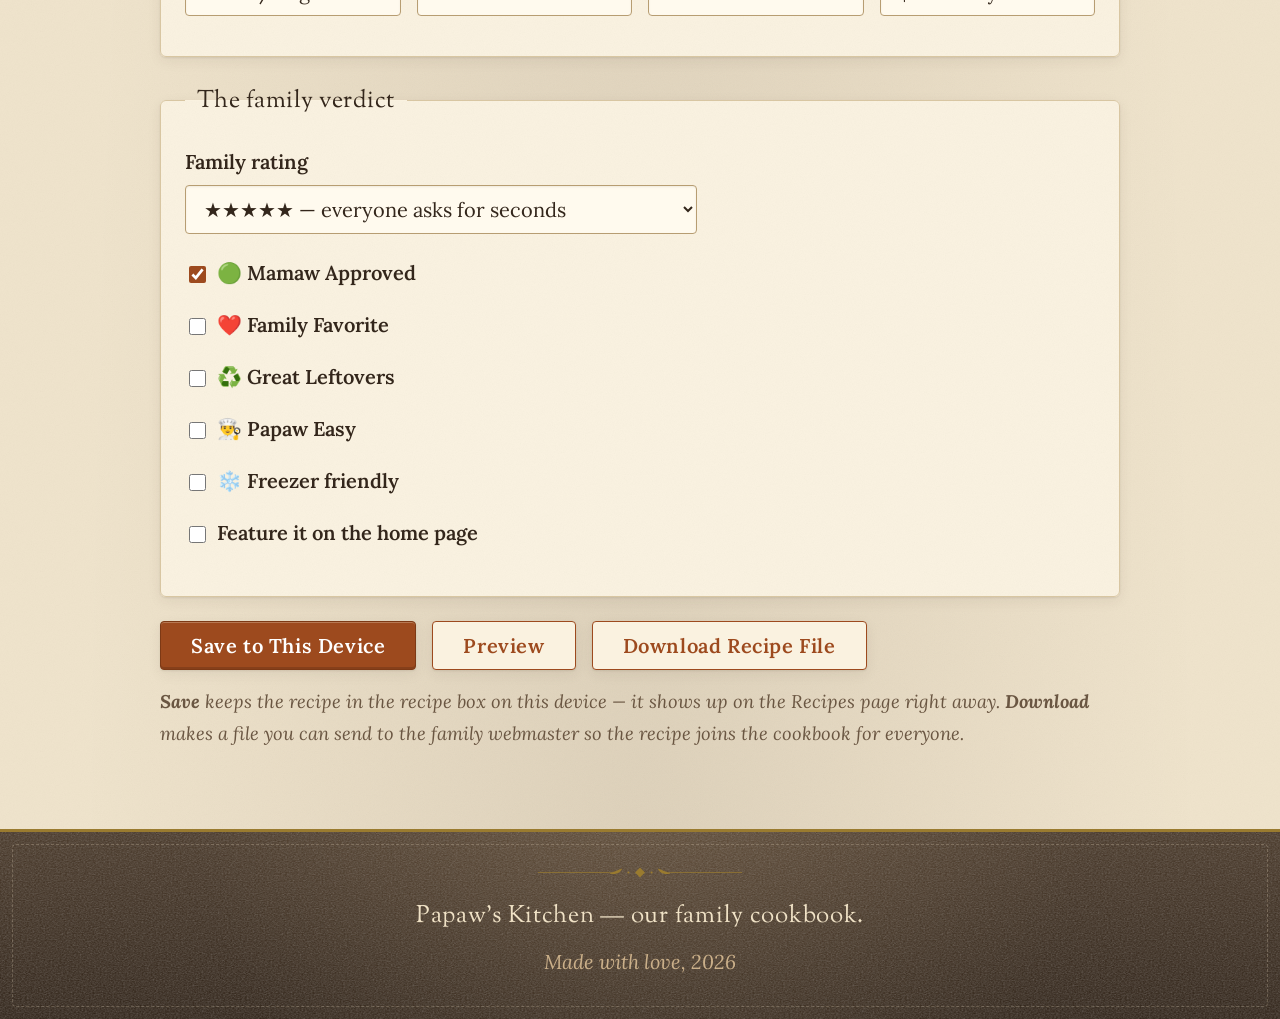
<file: new-recipe.html>
<!DOCTYPE html>
<html lang="en">
<head>
  <meta charset="utf-8">
  <meta name="viewport" content="width=device-width, initial-scale=1">
  <title>Add a Recipe — Papaw’s Kitchen</title>
  <meta name="description" content="Write a new recipe for the family cookbook — as simple as filling out a recipe card.">
  <link rel="stylesheet" href="css/main.css">
  <link rel="stylesheet" href="css/print.css" media="print">
  <link rel="preconnect" href="https://fonts.googleapis.com">
  <link rel="preconnect" href="https://fonts.gstatic.com" crossorigin>
  <link rel="stylesheet" href="https://fonts.googleapis.com/css2?family=Lora:ital,wght@0,400..700;1,400..700&family=Sorts+Mill+Goudy:ital@0;1&display=swap">
  <script src="js/layout.js" defer></script>
  <script src="js/storage.js" defer></script>
  <script src="js/data.js" defer></script>
  <script src="js/render.js" defer></script>
  <script src="js/pages/recipe-form.js" defer></script>
</head>
<body>
  <main id="main-content">
    <h1 id="form-title">Add a Recipe</h1>
    <p class="lead">
      Just like filling out a recipe card. Only three things are required:
      a name, the ingredients, and the steps — everything else can wait.
    </p>

    <div id="form-messages"></div>

    <form id="recipe-form" class="recipe-form no-print" novalidate>
      <fieldset>
        <legend>The basics</legend>

        <div class="field">
          <label for="f-title">Recipe name <span class="req" aria-hidden="true">*</span></label>
          <input type="text" id="f-title" name="title" required autocomplete="off"
                 placeholder="Grandma’s Chicken Pot Pie">
          <p class="field-error" id="err-title" hidden>Please give the recipe a name.</p>
        </div>

        <div class="field">
          <label for="f-description">A few words about it</label>
          <textarea id="f-description" name="description" rows="2"
                    placeholder="The story, the occasion, or why the family loves it."></textarea>
        </div>

        <div class="field-row">
          <div class="field">
            <label for="f-category">Kind of dish</label>
            <select id="f-category" name="category">
              <option value="main-dishes">Main dish</option>
              <option value="casseroles">Casserole</option>
              <option value="sides">Side dish</option>
              <option value="breads">Bread</option>
              <option value="desserts">Dessert</option>
              <option value="breakfast">Breakfast</option>
              <option value="other">Something else</option>
            </select>
          </div>
          <div class="field">
            <label for="f-difficulty">How hard is it?</label>
            <select id="f-difficulty" name="difficulty">
              <option>Easy</option>
              <option>Medium</option>
              <option>Hard</option>
            </select>
          </div>
          <div class="field">
            <label for="f-mealtype">Which meal?</label>
            <select id="f-mealtype" name="mealType">
              <option value="dinner">Dinner</option>
              <option value="lunch">Lunch</option>
              <option value="breakfast">Breakfast</option>
              <option value="side">Side</option>
              <option value="dessert">Dessert</option>
              <option value="snack">Snack</option>
            </select>
          </div>
        </div>
      </fieldset>

      <fieldset>
        <legend>Times, servings &amp; cost</legend>
        <div class="field-row">
          <div class="field">
            <label for="f-prep">Prep time</label>
            <input type="text" id="f-prep" name="prepTime" placeholder="15 minutes">
          </div>
          <div class="field">
            <label for="f-cook">Cook time</label>
            <input type="text" id="f-cook" name="cookTime" placeholder="45 minutes">
          </div>
          <div class="field">
            <label for="f-total">Total time</label>
            <input type="text" id="f-total" name="totalTime" placeholder="1 hour">
          </div>
        </div>
        <div class="field-row">
          <div class="field">
            <label for="f-servings">Makes</label>
            <input type="text" id="f-servings" name="servings" placeholder="6 servings">
          </div>
          <div class="field">
            <label for="f-cost">Costs about</label>
            <input type="text" id="f-cost" name="estimatedCost" placeholder="$12">
          </div>
        </div>
        <div class="field">
          <label class="check-label">
            <input type="checkbox" id="f-budget" name="budgetFriendly">
            Budget friendly
          </label>
        </div>
      </fieldset>

      <fieldset>
        <legend>Ingredients <span class="req" aria-hidden="true">*</span></legend>
        <p class="hint">Amounts can be numbers like <strong>2</strong>, <strong>3/4</strong>,
           or <strong>1 1/2</strong> — or leave the amount blank for things like
           “salt to taste.”</p>
        <p class="field-error" id="err-ingredients" hidden>Please add at least one ingredient.</p>
        <div id="ingredient-rows"></div>
        <button type="button" class="button button-secondary" id="add-ingredient">+ Add another ingredient</button>
      </fieldset>

      <fieldset>
        <legend>Steps <span class="req" aria-hidden="true">*</span></legend>
        <p class="field-error" id="err-instructions" hidden>Please write at least one step.</p>
        <div id="instruction-rows"></div>
        <button type="button" class="button button-secondary" id="add-instruction">+ Add another step</button>
      </fieldset>

      <fieldset>
        <legend>Kitchen wisdom (all optional)</legend>
        <div class="field">
          <label for="f-why">Why we chose this <span class="hint-inline">(one reason per line)</span></label>
          <textarea id="f-why" name="whyWeChoseThis" rows="3"
                    placeholder="Uses simple ingredients.&#10;Great leftovers.&#10;One of Mamaw’s favorites."></textarea>
        </div>
        <div class="field">
          <label for="f-notes">Tips &amp; notes <span class="hint-inline">(one per line)</span></label>
          <textarea id="f-notes" name="notes" rows="3"
                    placeholder="Don’t lift the lid while it simmers."></textarea>
        </div>
        <div class="field">
          <label for="f-leftovers">Leftovers</label>
          <textarea id="f-leftovers" name="leftovers" rows="2"
                    placeholder="Even better the next day. Keeps 3 days in the refrigerator."></textarea>
        </div>
        <div class="field">
          <label for="f-storage">How to store it</label>
          <textarea id="f-storage" name="storage" rows="2"
                    placeholder="Cover and refrigerate. Reheat gently on the stove."></textarea>
        </div>
        <div class="field">
          <label for="f-tags">Tags <span class="hint-inline">(separated by commas)</span></label>
          <input type="text" id="f-tags" name="tags" placeholder="dinner, chicken, comfort-food">
        </div>
      </fieldset>

      <fieldset>
        <legend>Where it came from &amp; filing details</legend>
        <div class="field-row">
          <div class="field">
            <label for="f-origin">Recipe origin</label>
            <select id="f-origin" name="origin">
              <option>Family Recipe</option>
              <option>YouTube</option>
              <option>Cookbook</option>
              <option>Friend</option>
              <option>Website</option>
              <option>Original</option>
            </select>
          </div>
          <div class="field">
            <label for="f-status">Publishing status</label>
            <select id="f-status" name="status">
              <option value="draft">Draft</option>
              <option value="under-review">Under Review</option>
              <option value="tested">Tested</option>
              <option value="published">Published</option>
              <option value="archived">Archived</option>
            </select>
          </div>
          <div class="field">
            <label for="f-version">Version</label>
            <input type="text" id="f-version" name="version" value="1.0">
          </div>
        </div>
        <div class="field-row">
          <div class="field">
            <label for="f-protein">Main protein</label>
            <select id="f-protein" name="protein">
              <option value="chicken">Chicken</option>
              <option value="beef">Beef</option>
              <option value="pork">Pork</option>
              <option value="fish">Fish</option>
              <option value="none" selected>None / vegetable</option>
            </select>
          </div>
          <div class="field">
            <label for="f-cuisine">Cuisine</label>
            <select id="f-cuisine" name="cuisine">
              <option value="southern" selected>Southern</option>
              <option value="american">American</option>
              <option value="italian">Italian</option>
              <option value="mexican">Mexican</option>
              <option value="other">Other</option>
            </select>
          </div>
          <div class="field">
            <label for="f-method">Cooking method</label>
            <select id="f-method" name="cookingMethod">
              <option value="oven">Oven</option>
              <option value="stovetop">Stovetop</option>
              <option value="one-pot">One pot</option>
              <option value="slow-cooker">Slow cooker</option>
              <option value="grill">Grill</option>
              <option value="no-cook">No cooking</option>
            </select>
          </div>
          <div class="field">
            <label for="f-tier">Budget tier</label>
            <select id="f-tier" name="budgetTier">
              <option value="$" selected>$ — thrifty</option>
              <option value="$$">$$ — moderate</option>
              <option value="$$$">$$$ — special occasion</option>
            </select>
          </div>
        </div>
      </fieldset>

      <fieldset>
        <legend>The family verdict</legend>
        <div class="field">
          <label for="f-rating">Family rating</label>
          <select id="f-rating" name="familyRating">
            <option value="5">★★★★★ — everyone asks for seconds</option>
            <option value="4">★★★★ — a keeper</option>
            <option value="3">★★★ — good</option>
            <option value="2">★★ — needs work</option>
            <option value="1">★ — we don’t talk about it</option>
          </select>
        </div>
        <div class="field">
          <label class="check-label"><input type="checkbox" id="f-mamaw" name="mamawApproved" checked> 🟢 Mamaw Approved</label>
          <label class="check-label"><input type="checkbox" id="f-favorite" name="familyFavorite"> ❤️ Family Favorite</label>
          <label class="check-label"><input type="checkbox" id="f-leftovers-flag" name="greatLeftovers"> ♻️ Great Leftovers</label>
          <label class="check-label"><input type="checkbox" id="f-easy" name="papawEasy"> 👨‍🍳 Papaw Easy</label>
          <label class="check-label"><input type="checkbox" id="f-freezer" name="freezerFriendly"> ❄️ Freezer friendly</label>
          <label class="check-label"><input type="checkbox" id="f-featured" name="featured"> Feature it on the home page</label>
        </div>
      </fieldset>

      <div class="form-actions">
        <button type="button" class="button" id="btn-save">Save to This Device</button>
        <button type="button" class="button button-secondary" id="btn-preview">Preview</button>
        <button type="button" class="button button-secondary" id="btn-download">Download Recipe File</button>
      </div>
      <p class="hint">
        <strong>Save</strong> keeps the recipe in the recipe box on this device —
        it shows up on the Recipes page right away.
        <strong>Download</strong> makes a file you can send to the family
        webmaster so the recipe joins the cookbook for everyone.
      </p>
    </form>

    <div id="save-status" role="status"></div>

    <section id="preview-area" hidden aria-labelledby="preview-heading">
      <h2 id="preview-heading">Preview — how it will look</h2>
      <div id="preview" class="preview-box"></div>
    </section>

    <section id="local-recipes" class="no-print" hidden aria-labelledby="local-heading">
      <h2 id="local-heading">Recipes saved on this device</h2>
      <ul id="local-list" class="local-list"></ul>
    </section>
  </main>
</body>
</html>
</file>
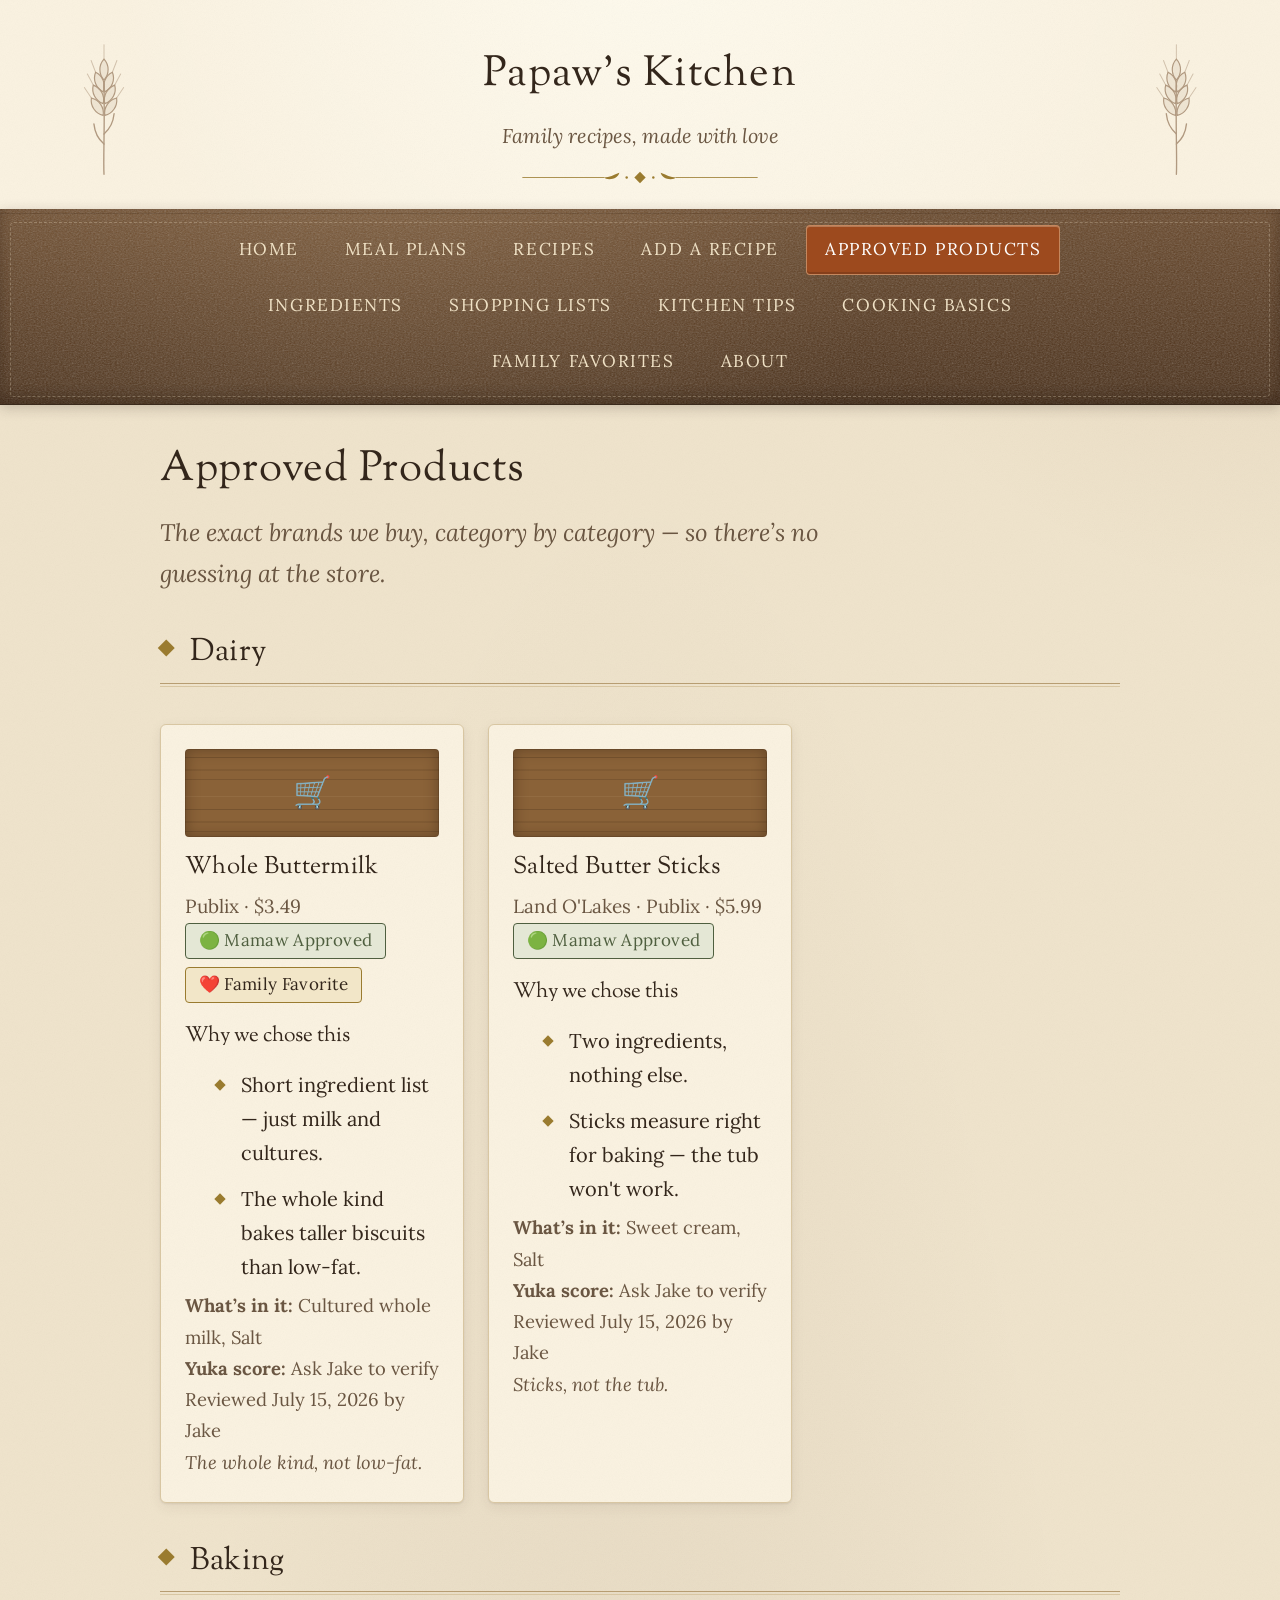
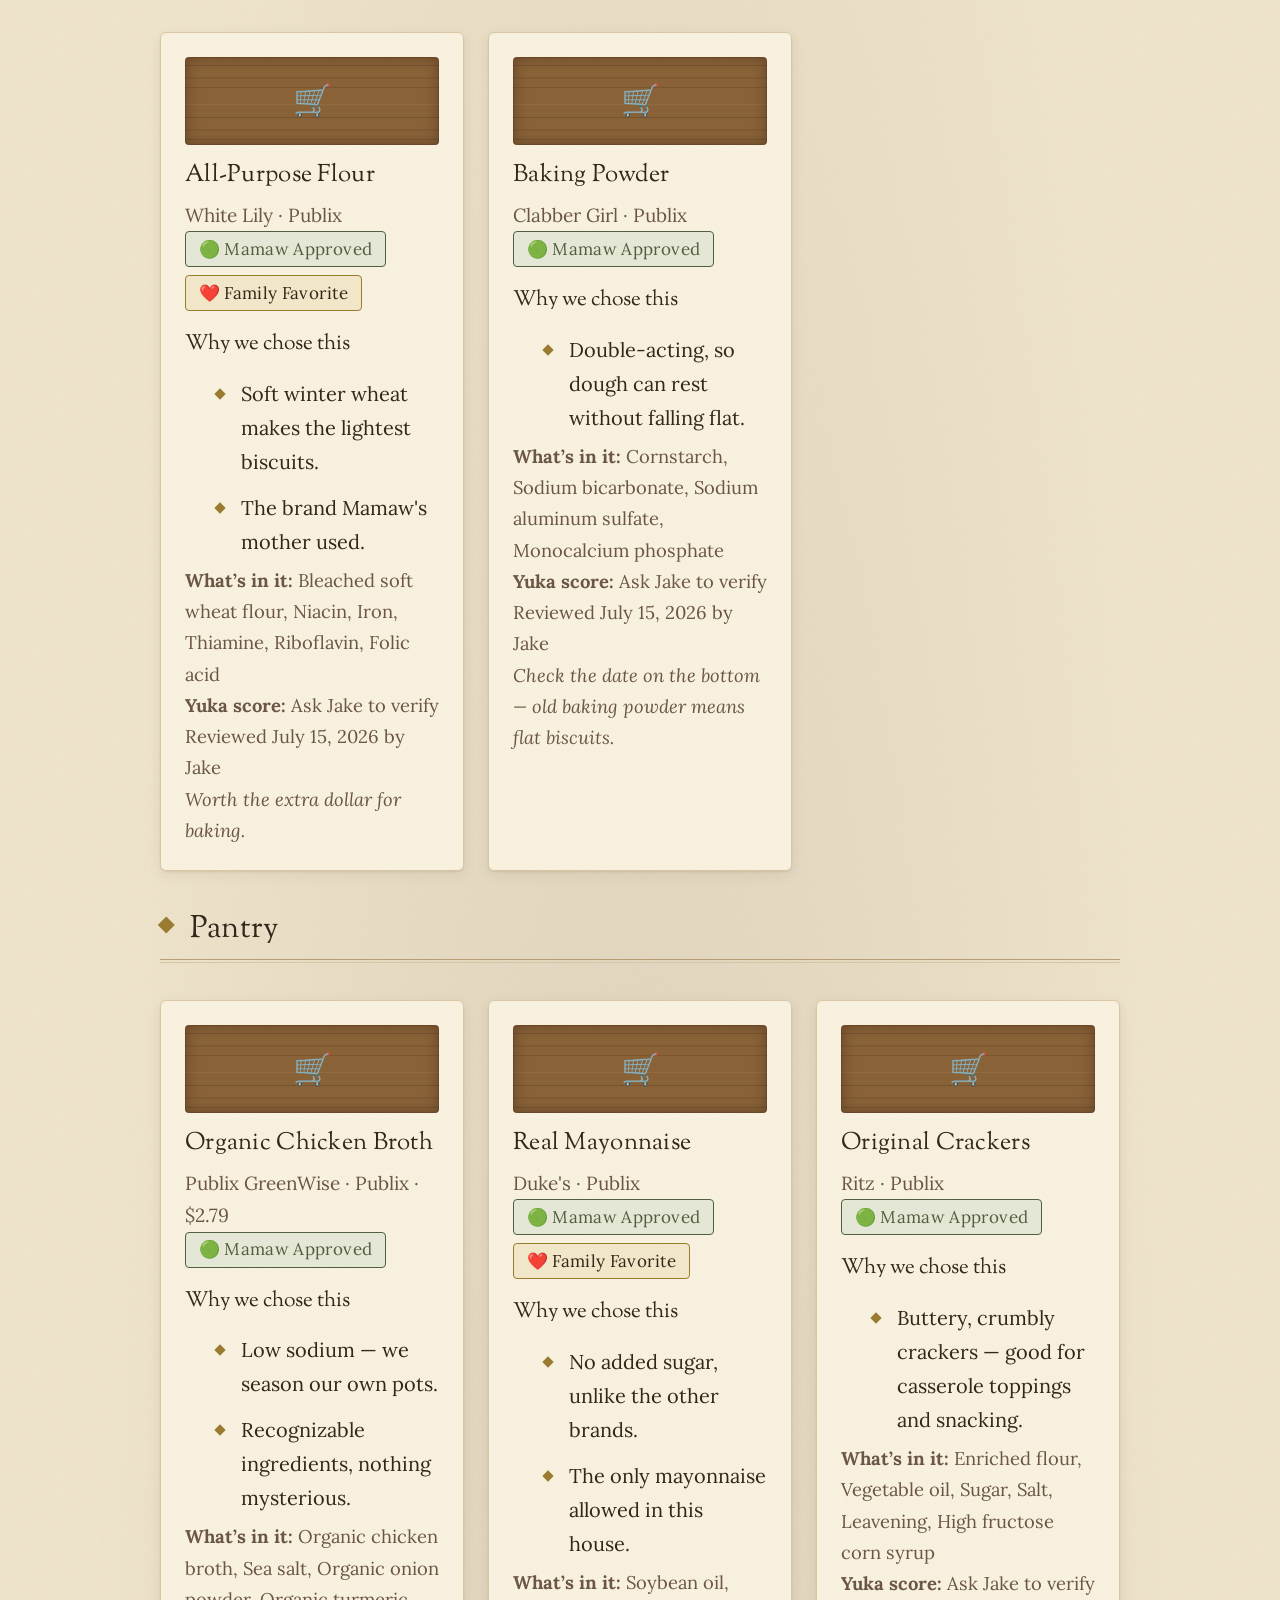
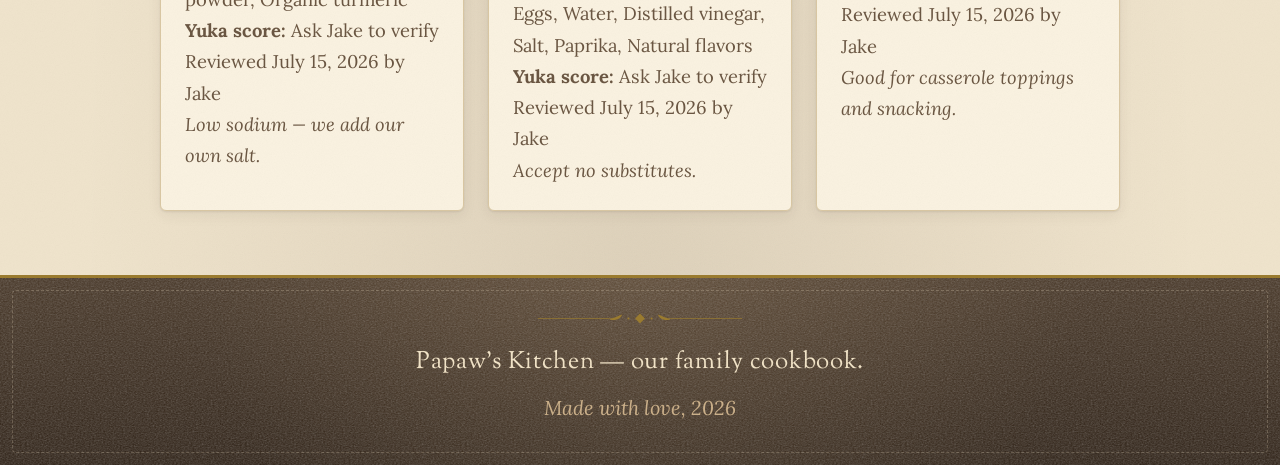
<file: products.html>
<!DOCTYPE html>
<html lang="en">
<head>
  <meta charset="utf-8">
  <meta name="viewport" content="width=device-width, initial-scale=1">
  <title>Approved Products — Papaw’s Kitchen</title>
  <meta name="description" content="The exact brands we buy at Publix — no guessing at the store.">
  <link rel="stylesheet" href="css/main.css">
  <link rel="stylesheet" href="css/print.css" media="print">
  <link rel="preconnect" href="https://fonts.googleapis.com">
  <link rel="preconnect" href="https://fonts.gstatic.com" crossorigin>
  <link rel="stylesheet" href="https://fonts.googleapis.com/css2?family=Lora:ital,wght@0,400..700;1,400..700&family=Sorts+Mill+Goudy:ital@0;1&display=swap">
  <script src="js/layout.js" defer></script>
  <script src="js/data.js" defer></script>
  <script src="js/render.js" defer></script>
  <script src="js/pages/products.js" defer></script>
</head>
<body>
  <main id="main-content">
    <h1>Approved Products</h1>
    <p class="lead">
      The exact brands we buy, category by category — so there’s no guessing
      at the store.
    </p>

    <div id="product-list">
      <p role="status">Checking the pantry…</p>
    </div>
  </main>
</body>
</html>
</file>
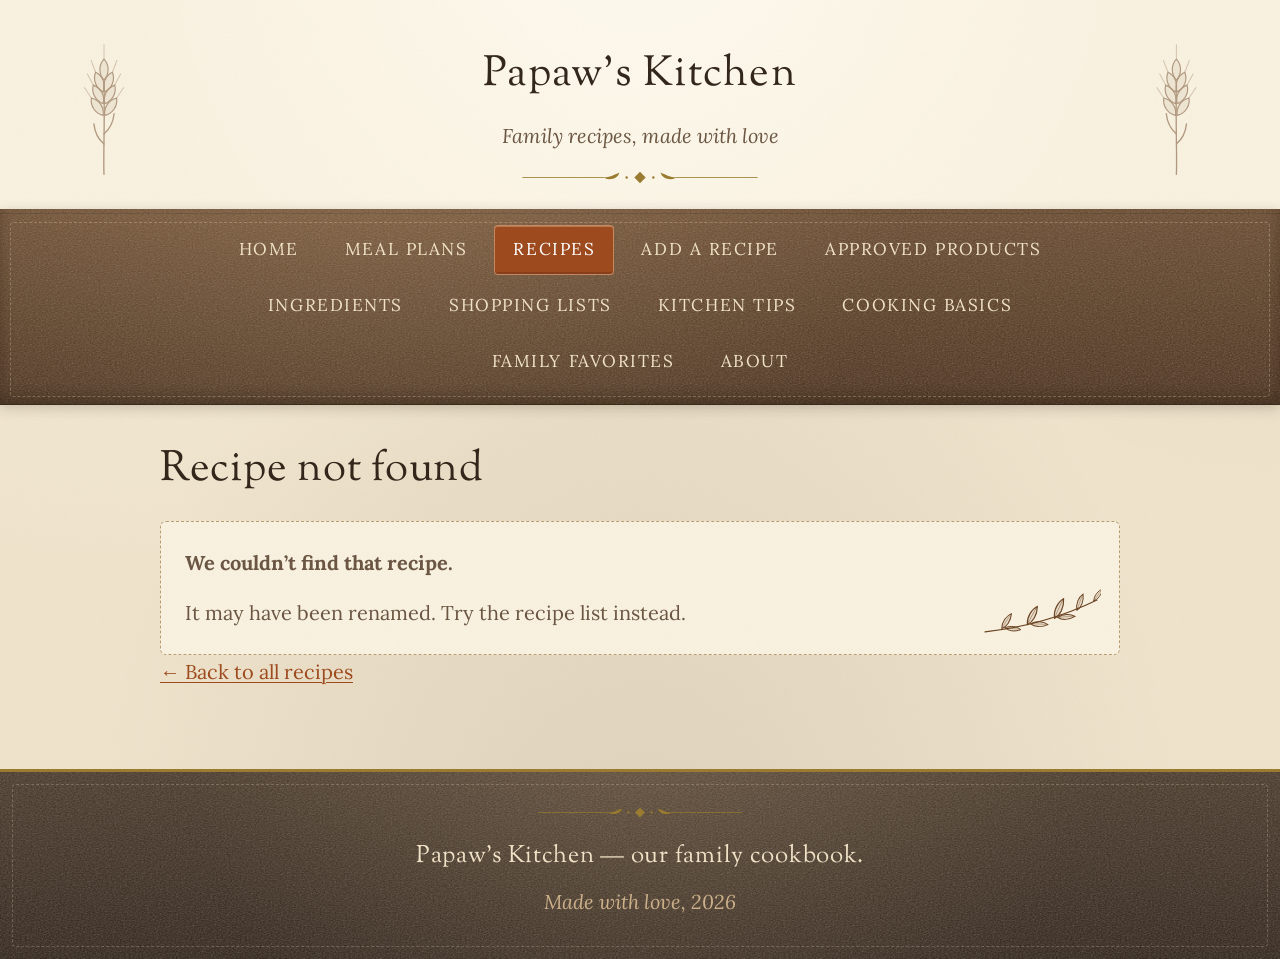
<file: recipe.html>
<!DOCTYPE html>
<html lang="en">
<head>
  <meta charset="utf-8">
  <meta name="viewport" content="width=device-width, initial-scale=1">
  <title>Recipe — Papaw’s Kitchen</title>
  <meta name="description" content="A family recipe from Papaw’s Kitchen.">
  <link rel="stylesheet" href="css/main.css">
  <link rel="stylesheet" href="css/print.css" media="print">
  <link rel="preconnect" href="https://fonts.googleapis.com">
  <link rel="preconnect" href="https://fonts.gstatic.com" crossorigin>
  <link rel="stylesheet" href="https://fonts.googleapis.com/css2?family=Lora:ital,wght@0,400..700;1,400..700&family=Sorts+Mill+Goudy:ital@0;1&display=swap">
  <script src="js/layout.js" defer></script>
  <script src="js/storage.js" defer></script>
  <script src="js/data.js" defer></script>
  <script src="js/render.js" defer></script>
  <script src="js/pages/recipe.js" defer></script>
</head>
<body>
  <main id="main-content">
    <div id="recipe-container">
      <h1>Recipe</h1>
      <p role="status">Getting this recipe out of the box…</p>
    </div>
  </main>
</body>
</html>
</file>
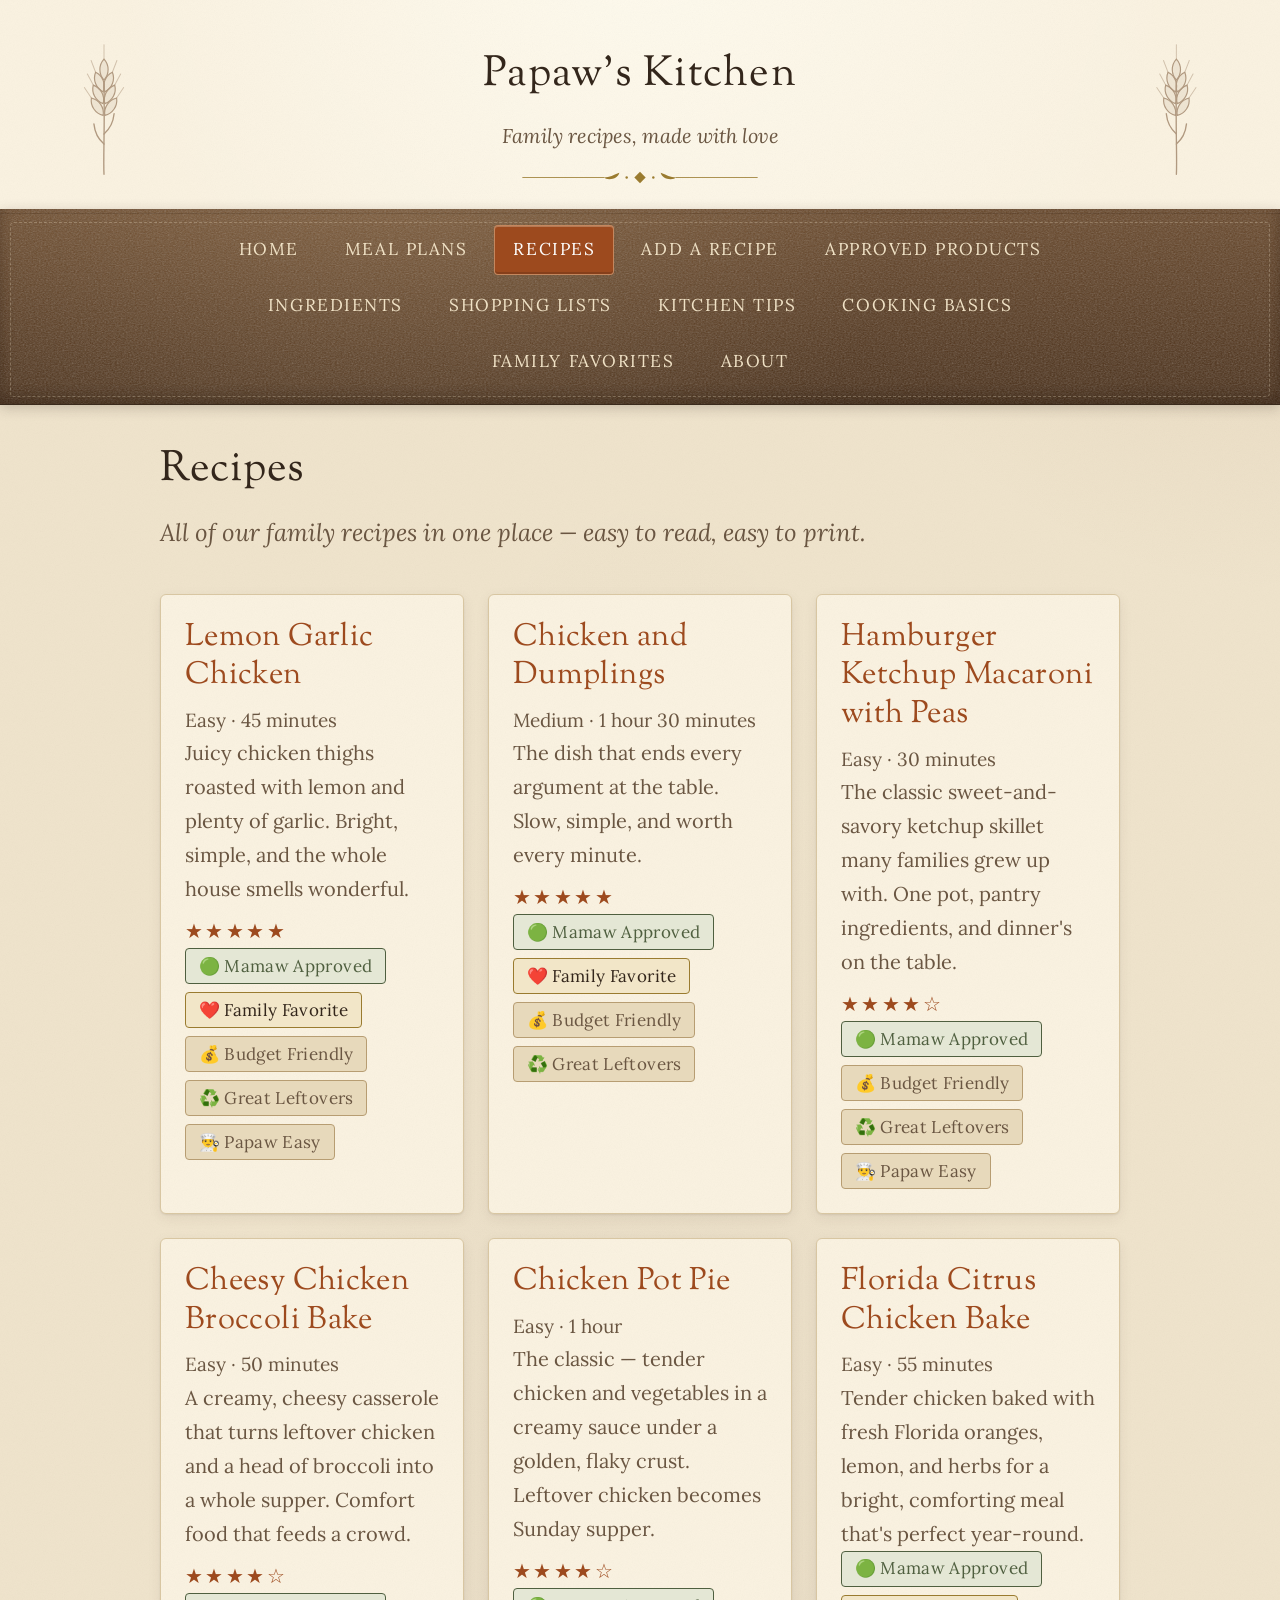
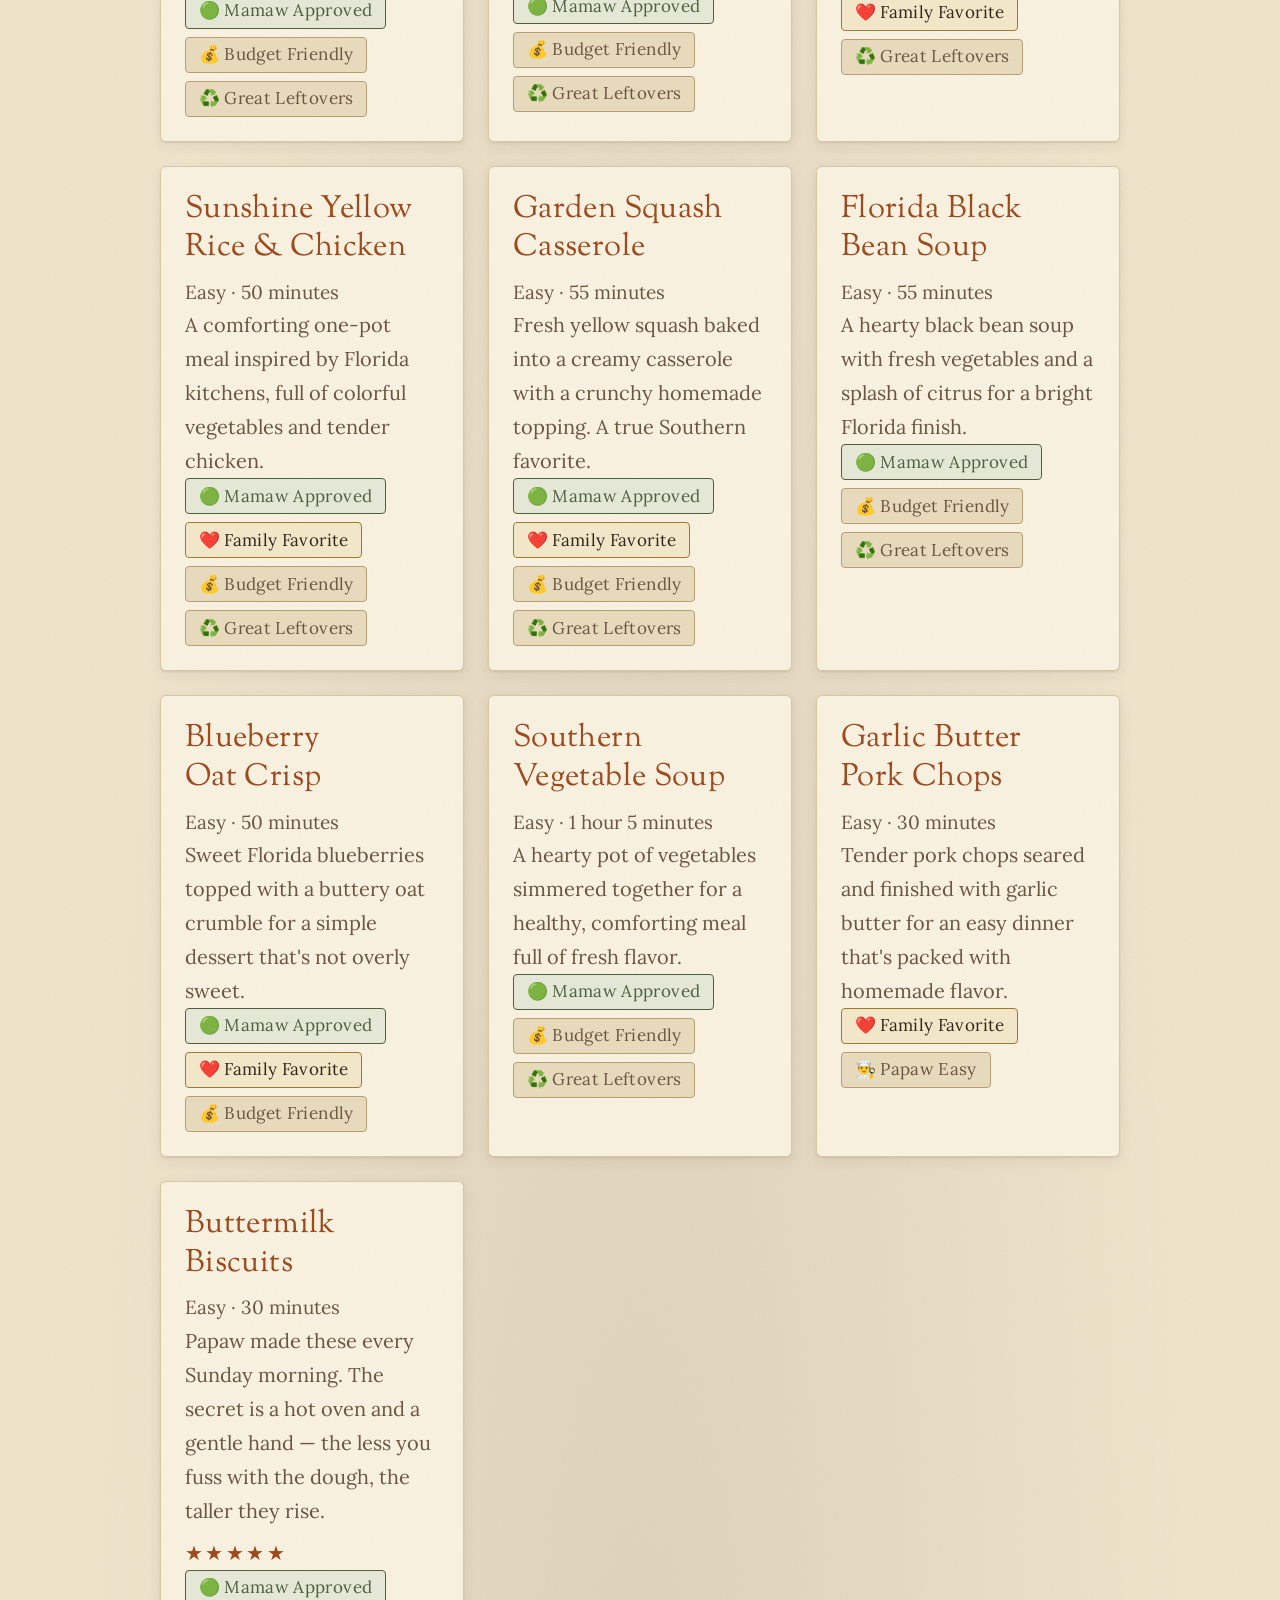
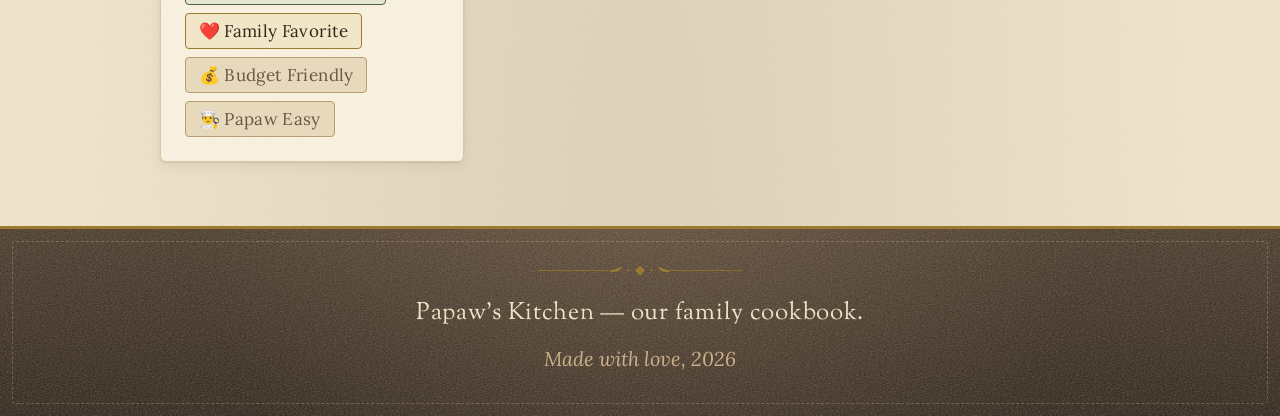
<file: recipes.html>
<!DOCTYPE html>
<html lang="en">
<head>
  <meta charset="utf-8">
  <meta name="viewport" content="width=device-width, initial-scale=1">
  <title>Recipes — Papaw’s Kitchen</title>
  <meta name="description" content="All of our family recipes, easy to read and easy to print.">
  <link rel="stylesheet" href="css/main.css">
  <link rel="stylesheet" href="css/print.css" media="print">
  <link rel="preconnect" href="https://fonts.googleapis.com">
  <link rel="preconnect" href="https://fonts.gstatic.com" crossorigin>
  <link rel="stylesheet" href="https://fonts.googleapis.com/css2?family=Lora:ital,wght@0,400..700;1,400..700&family=Sorts+Mill+Goudy:ital@0;1&display=swap">
  <script src="js/layout.js" defer></script>
  <script src="js/storage.js" defer></script>
  <script src="js/data.js" defer></script>
  <script src="js/render.js" defer></script>
  <script src="js/pages/recipes.js" defer></script>
</head>
<body>
  <main id="main-content">
    <h1>Recipes</h1>
    <p class="lead">
      All of our family recipes in one place — easy to read, easy to print.
    </p>

    <div id="recipe-list">
      <p role="status">Getting the recipes out of the box…</p>
    </div>
  </main>
</body>
</html>
</file>
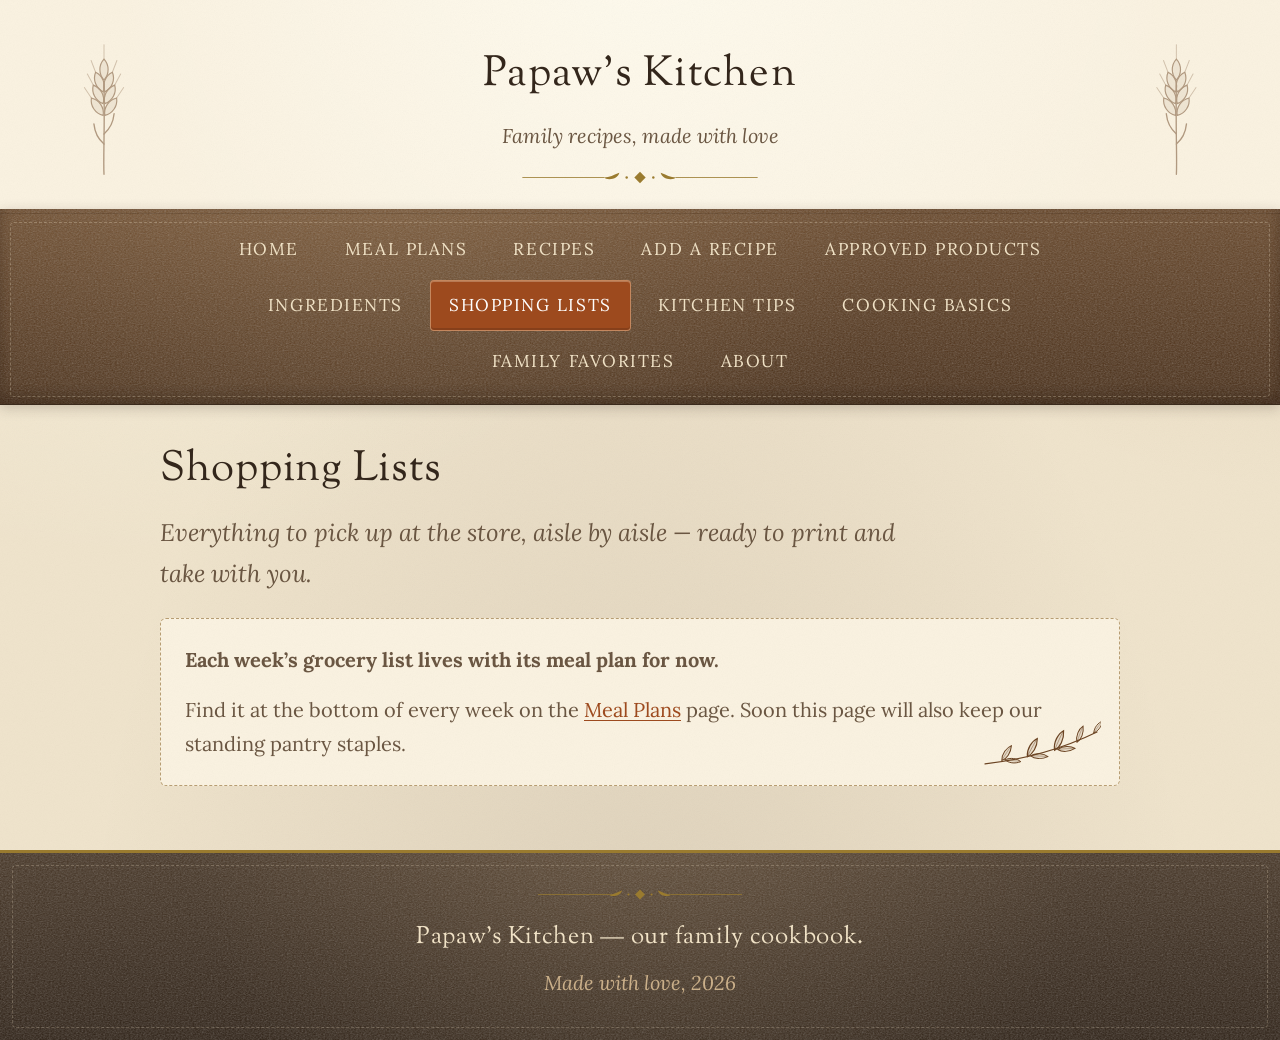
<file: shopping-lists.html>
<!DOCTYPE html>
<html lang="en">
<head>
  <meta charset="utf-8">
  <meta name="viewport" content="width=device-width, initial-scale=1">
  <title>Shopping Lists — Papaw’s Kitchen</title>
  <meta name="description" content="Everything to pick up at the store, aisle by aisle.">
  <link rel="stylesheet" href="css/main.css">
  <link rel="stylesheet" href="css/print.css" media="print">
  <link rel="preconnect" href="https://fonts.googleapis.com">
  <link rel="preconnect" href="https://fonts.gstatic.com" crossorigin>
  <link rel="stylesheet" href="https://fonts.googleapis.com/css2?family=Lora:ital,wght@0,400..700;1,400..700&family=Sorts+Mill+Goudy:ital@0;1&display=swap">
  <script src="js/layout.js" defer></script>
</head>
<body>
  <main id="main-content">
    <h1>Shopping Lists</h1>
    <p class="lead">
      Everything to pick up at the store, aisle by aisle — ready to print
      and take with you.
    </p>

    <div id="shopping-list-container">
      <div class="notice">
        <p><strong>Each week’s grocery list lives with its meal plan for now.</strong></p>
        <p>Find it at the bottom of every week on the
           <a href="meal-plans.html">Meal Plans</a> page. Soon this page will
           also keep our standing pantry staples.</p>
      </div>
    </div>
  </main>
</body>
</html>
</file>
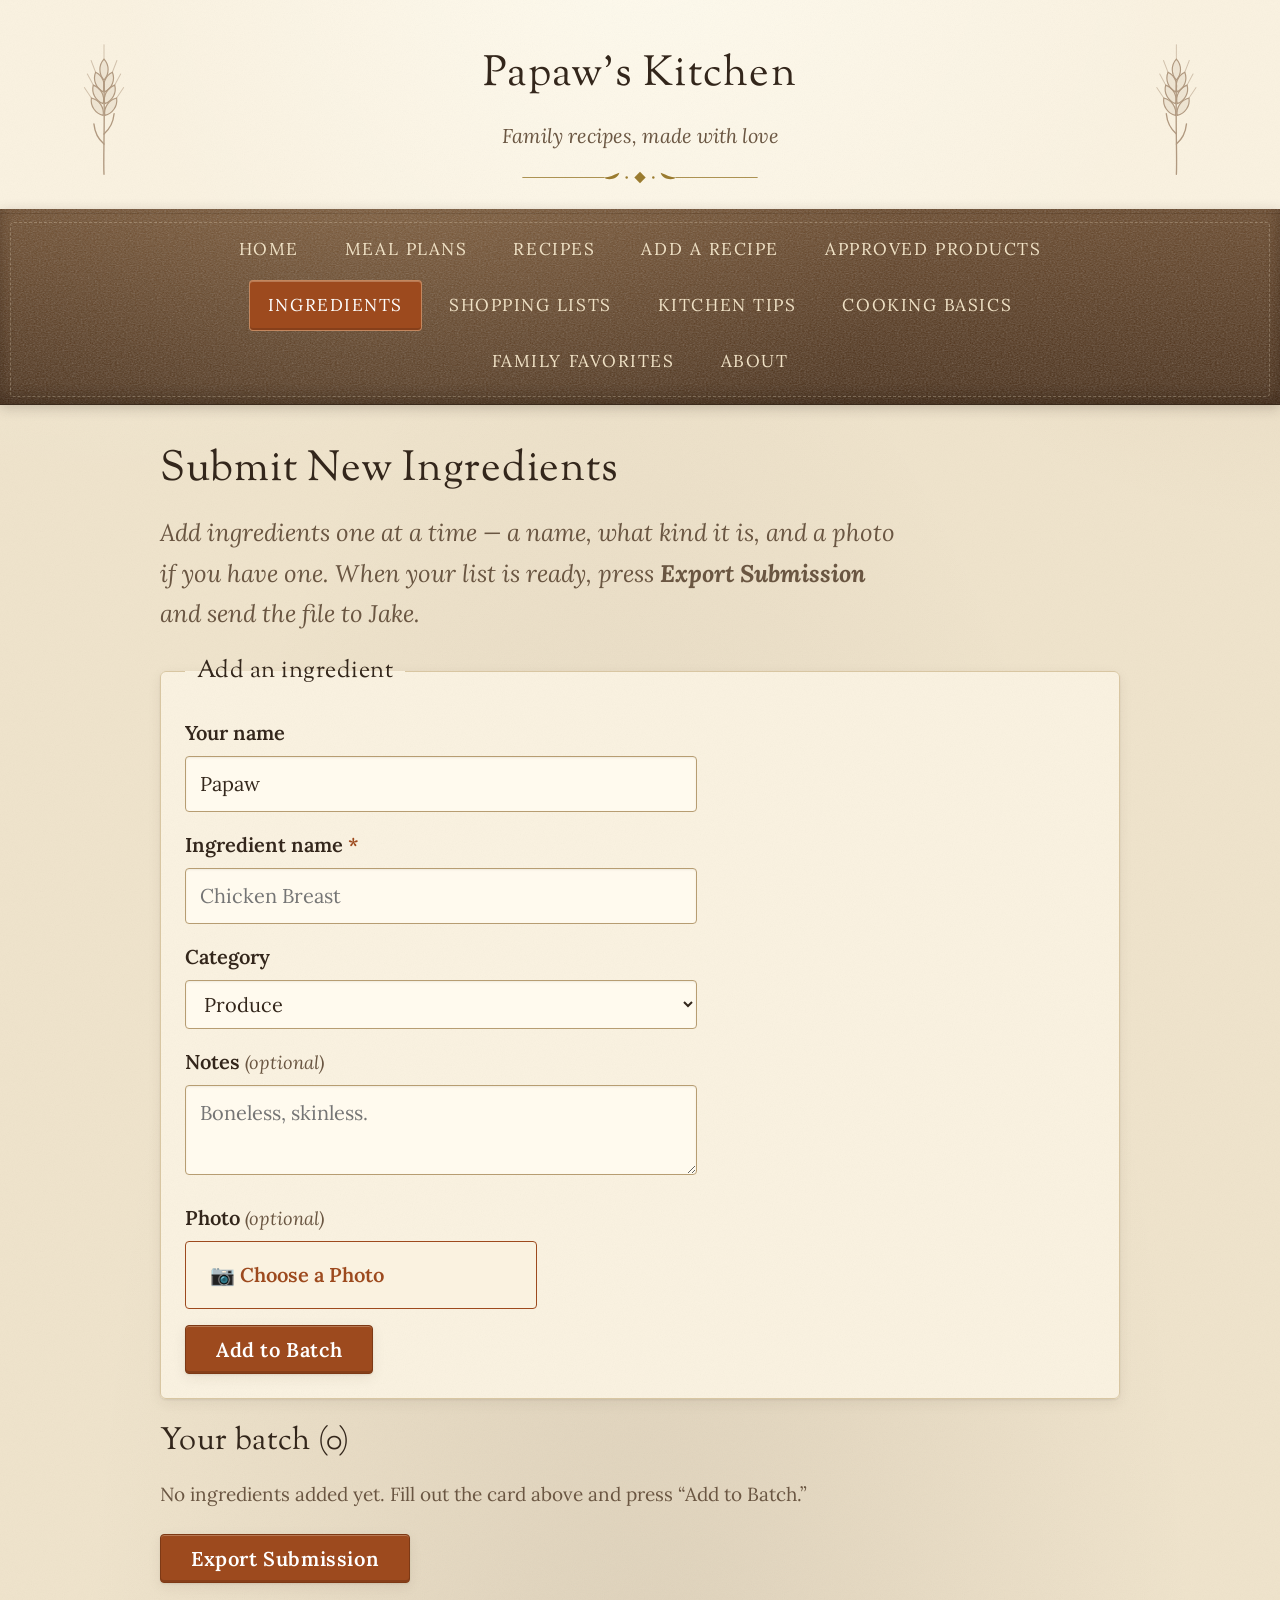
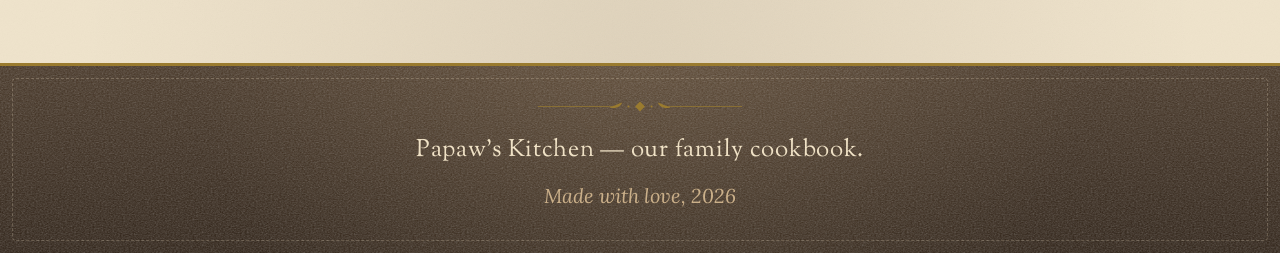
<file: submit-ingredients.html>
<!DOCTYPE html>
<html lang="en">
<head>
  <meta charset="utf-8">
  <meta name="viewport" content="width=device-width, initial-scale=1">
  <title>Submit Ingredients — Papaw’s Kitchen</title>
  <meta name="description" content="Build a batch of new ingredients and export them to add to the family library.">
  <link rel="stylesheet" href="css/main.css">
  <link rel="stylesheet" href="css/print.css" media="print">
  <link rel="preconnect" href="https://fonts.googleapis.com">
  <link rel="preconnect" href="https://fonts.gstatic.com" crossorigin>
  <link rel="stylesheet" href="https://fonts.googleapis.com/css2?family=Lora:ital,wght@0,400..700;1,400..700&family=Sorts+Mill+Goudy:ital@0;1&display=swap">
  <script src="js/layout.js" defer></script>
  <script src="js/storage.js" defer></script>
  <script src="js/data.js" defer></script>
  <script src="js/render.js" defer></script>
  <script src="js/image-util.js" defer></script>
  <script src="js/ingredients.js" defer></script>
  <script src="js/pages/submit-ingredients.js" defer></script>
</head>
<body>
  <main id="main-content">
    <h1>Submit New Ingredients</h1>
    <p class="lead">
      Add ingredients one at a time — a name, what kind it is, and a photo if
      you have one. When your list is ready, press <strong>Export Submission</strong>
      and send the file to Jake.
    </p>

    <form id="ingredient-form" class="recipe-form no-print" novalidate>
      <fieldset>
        <legend>Add an ingredient</legend>

        <div class="field">
          <label for="f-submitter">Your name</label>
          <input type="text" id="f-submitter" name="submitter" value="Papaw" autocomplete="off">
        </div>

        <div class="field">
          <label for="f-name">Ingredient name <span class="req" aria-hidden="true">*</span></label>
          <input type="text" id="f-name" name="name" autocomplete="off" placeholder="Chicken Breast">
          <p class="field-error" id="form-error" hidden>Please give the ingredient a name.</p>
        </div>

        <div class="field">
          <label for="f-category">Category</label>
          <select id="f-category" name="category">
            <option>Produce</option>
            <option>Meat</option>
            <option>Seafood</option>
            <option>Dairy</option>
            <option>Bakery</option>
            <option>Baking</option>
            <option>Pantry</option>
            <option>Frozen</option>
            <option>Spices</option>
            <option>Other</option>
          </select>
        </div>

        <div class="field">
          <label for="f-notes">Notes <span class="hint-inline">(optional)</span></label>
          <textarea id="f-notes" name="notes" rows="2" placeholder="Boneless, skinless."></textarea>
        </div>

        <div class="field">
          <span class="field-label">Photo <span class="hint-inline">(optional)</span></span>
          <label class="file-pick">
            <span aria-hidden="true">📷</span>
            <span>Choose a Photo</span>
            <input type="file" id="f-image" name="image" accept="image/*">
          </label>
          <p class="hint" id="image-status" role="status"></p>
          <div id="image-preview" class="image-preview"></div>
        </div>

        <button type="button" class="button" id="btn-add">Add to Batch</button>
      </fieldset>
    </form>

    <section class="no-print" aria-labelledby="batch-heading">
      <h2 id="batch-heading">Your batch (<span id="batch-count">0</span>)</h2>
      <div id="batch-list"></div>
      <div class="form-actions">
        <button type="button" class="button" id="btn-export" disabled>Export Submission</button>
      </div>
      <div id="export-status" role="status"></div>
    </section>
  </main>
</body>
</html>
</file>
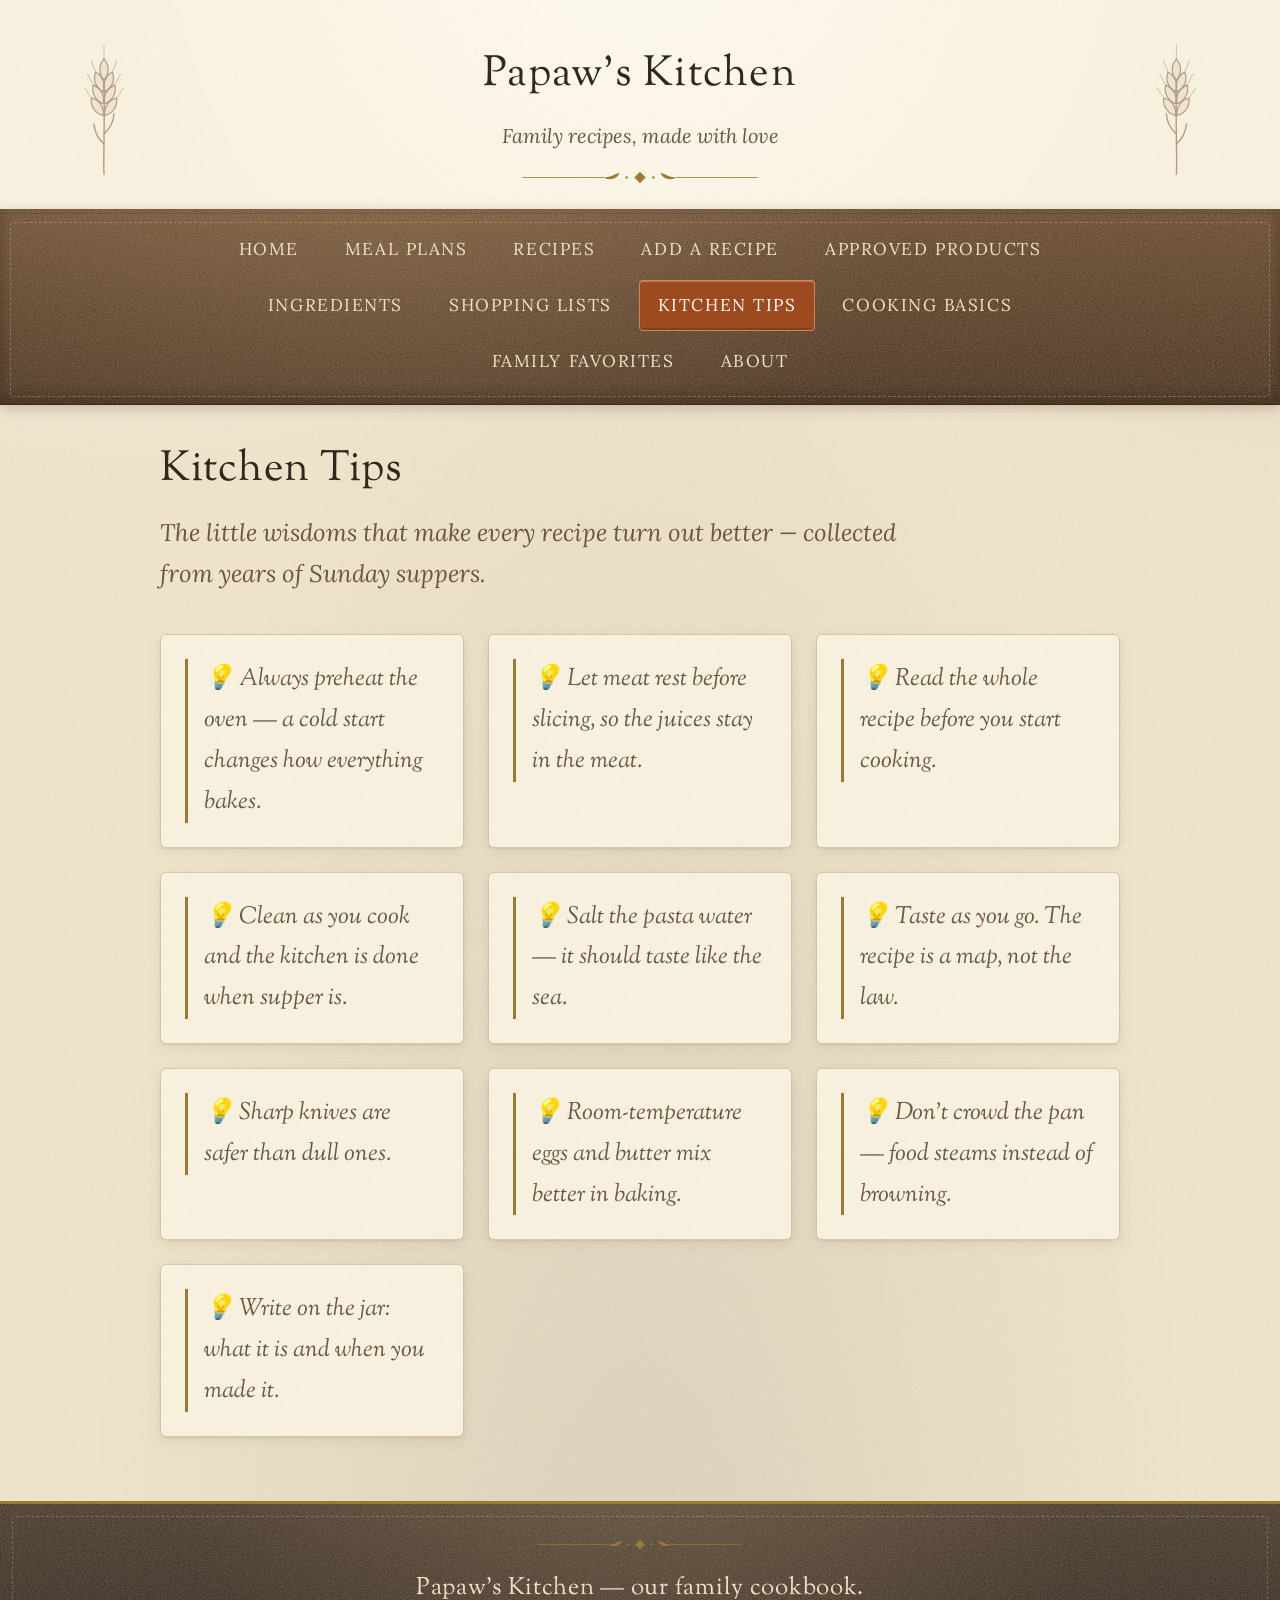
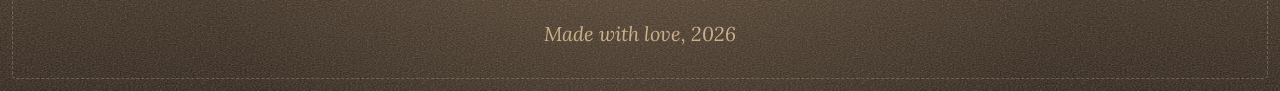
<file: tips.html>
<!DOCTYPE html>
<html lang="en">
<head>
  <meta charset="utf-8">
  <meta name="viewport" content="width=device-width, initial-scale=1">
  <title>Kitchen Tips — Papaw’s Kitchen</title>
  <meta name="description" content="The little kitchen wisdoms that make every recipe turn out better.">
  <link rel="stylesheet" href="css/main.css">
  <link rel="stylesheet" href="css/print.css" media="print">
  <link rel="preconnect" href="https://fonts.googleapis.com">
  <link rel="preconnect" href="https://fonts.gstatic.com" crossorigin>
  <link rel="stylesheet" href="https://fonts.googleapis.com/css2?family=Lora:ital,wght@0,400..700;1,400..700&family=Sorts+Mill+Goudy:ital@0;1&display=swap">
  <script src="js/layout.js" defer></script>
  <script src="js/storage.js" defer></script>
  <script src="js/data.js" defer></script>
  <script src="js/render.js" defer></script>
  <script src="js/pages/tips.js" defer></script>
</head>
<body>
  <main id="main-content">
    <h1>Kitchen Tips</h1>
    <p class="lead">
      The little wisdoms that make every recipe turn out better —
      collected from years of Sunday suppers.
    </p>

    <div id="tips-list">
      <p role="status">Gathering the wisdom…</p>
    </div>
  </main>
</body>
</html>
</file>
<file: css/main.css>
/* ==========================================================================
   Papaw's Kitchen — main stylesheet
   Theme: an heirloom frontier cookbook. Warm parchment pages, a distressed
   leather binding at the head and foot, weathered wood where the food sits,
   brass rules, sage and burnt orange, and a few botanical sprigs in the
   margins. Handcrafted and welcoming — never a costume.
   Design tokens first: the whole site's look is tuned from this block.
   ========================================================================== */

:root {
  /* Color — earthy and low-glare (all text pairings meet WCAG AA or better) */
  --color-bg: #efe3cb;            /* warm parchment page */
  --color-bg-deep: #e7d9bb;       /* the same paper, one shade weathered */
  --color-surface: #faf2e0;       /* recipe-card paper — the freshest sheet */
  --color-text: #33261b;          /* walnut ink (≈11.5:1 on bg, 13.1:1 on card) */
  --color-text-soft: #6a5642;     /* faded ink, secondary text (≈5.5:1 / 6.2:1) */
  --color-accent: #9d4a1e;        /* burnt orange — links, buttons (≈4.8:1 / 5.5:1) */
  --color-accent-dark: #7d3915;   /* hover/active (≈7.6:1 on card) */
  --color-accent-soft: #f4e2d3;   /* orange-tinted wash — errors, pressed states */
  --color-sage: #4f5f3f;          /* sage green — approvals, budget (≈5.4:1 / 6.2:1) */
  --color-sage-soft: #e4e7d5;     /* sage-tinted wash */
  --color-gold: #9a7b2f;          /* antique brass — rules, diamonds, ornaments */
  --color-gold-deep: #80621f;     /* brass dark enough to carry small text */
  --color-gold-soft: #f2e6c8;     /* brass-tinted wash (favorites) */
  --color-border: #d8c6a2;        /* soft edge of an aged page */
  --color-border-strong: #b79d72; /* the same edge, pressed harder */
  --color-tile-bg: #8a6238;       /* weathered board — photo tiles, progress track */
  --color-leather: #5b3a1e;       /* saddle leather */
  --color-leather-dark: #3a2a1c;  /* the shadowed side of the same hide */
  --color-leather-text: #f0e2c6;  /* lamp-lit cream on leather (≈8:1) */
  --color-leather-text-soft: #cbb08a; /* dimmer, still legible (≈4.9:1) */

  /* Type — old-style serifs throughout, set large. Goudy for display
     (American, 1910s, warm); Lora for everything meant to be read. */
  --font-body: "Lora", Georgia, "Iowan Old Style", "Palatino Linotype", "Book Antiqua", serif;
  --font-display: "Sorts Mill Goudy", "Goudy Old Style", Georgia, "Times New Roman", serif;
  --font-heading: var(--font-display);
  --text-base: 1.25rem;   /* 20px — big enough to read from across the counter */
  --text-lg: 1.5rem;      /* 24px */
  --text-xl: 1.95rem;     /* ~31px */
  --text-2xl: 2.6rem;     /* ~42px */

  /* Spacing scale — generous air everywhere */
  --space-1: 0.5rem;
  --space-2: 1rem;
  --space-3: 1.5rem;
  --space-4: 2.5rem;
  --space-5: 4rem;

  /* Letterpress geometry: shallow corners, not app-store pills */
  --radius: 6px;
  --radius-sm: 4px;
  --shadow: 0 1px 2px rgba(51, 38, 27, 0.09), 0 4px 14px rgba(51, 38, 27, 0.07);
  --shadow-hover: 0 2px 5px rgba(51, 38, 27, 0.11), 0 10px 26px rgba(51, 38, 27, 0.1);
  --shadow-emboss: inset 0 1px 0 rgba(255, 244, 220, 0.28), inset 0 -2px 0 rgba(40, 24, 10, 0.2);
  --transition: 160ms ease;
  --content-width: 62rem;

  /* Textures — all generated inline, no image requests, negligible paint cost.
     Paper is a fine fibre grain; leather is a coarser, stretched grain. */
  --texture-paper: url("data:image/svg+xml,%3Csvg xmlns='http://www.w3.org/2000/svg' width='180' height='180'%3E%3Cfilter id='p'%3E%3CfeTurbulence type='fractalNoise' baseFrequency='0.9' numOctaves='4' stitchTiles='stitch'/%3E%3CfeColorMatrix type='saturate' values='0'/%3E%3C/filter%3E%3Crect width='180' height='180' filter='url(%23p)' opacity='0.055'/%3E%3C/svg%3E");
  --texture-leather: url("data:image/svg+xml,%3Csvg xmlns='http://www.w3.org/2000/svg' width='220' height='220'%3E%3Cfilter id='l'%3E%3CfeTurbulence type='fractalNoise' baseFrequency='0.55 0.85' numOctaves='5' stitchTiles='stitch'/%3E%3CfeColorMatrix type='saturate' values='0'/%3E%3C/filter%3E%3Crect width='220' height='220' filter='url(%23l)' opacity='0.3'/%3E%3C/svg%3E");
  /* Sawn board: grain lines running the length of the plank */
  --texture-wood:
    repeating-linear-gradient(0deg,
      rgba(40, 24, 10, 0) 0 4px,
      rgba(40, 24, 10, 0.16) 4px 5px,
      rgba(40, 24, 10, 0) 5px 13px,
      rgba(40, 24, 10, 0.1) 13px 15px,
      rgba(40, 24, 10, 0) 15px 26px,
      rgba(40, 24, 10, 0.2) 26px 27px,
      rgba(40, 24, 10, 0) 27px 39px,
      rgba(255, 226, 186, 0.07) 39px 40px,
      rgba(40, 24, 10, 0) 40px 52px);
}

/* --------------------------------------------------------------------------
   Base
   -------------------------------------------------------------------------- */

*,
*::before,
*::after {
  box-sizing: border-box;
}

html {
  font-size: 100%;
  scroll-behavior: smooth;
}

/* Gentle cross-fade between pages in browsers that support it;
   the reduced-motion block below turns it off along with everything else. */
@view-transition {
  navigation: auto;
}

/* Aged paper: a fibre grain, a warm light from the upper left, and the
   soft browning an old page picks up at its edges. */
body {
  margin: 0;
  background-color: var(--color-bg);
  background-image:
    var(--texture-paper),
    radial-gradient(1200px circle at 10% -10%, rgba(255, 250, 232, 0.6), transparent 55%),
    radial-gradient(900px circle at 100% 4%, rgba(138, 98, 56, 0.09), transparent 50%),
    radial-gradient(ellipse at 50% 100%, rgba(58, 42, 28, 0.1), transparent 62%);
  color: var(--color-text);
  font-family: var(--font-body);
  font-size: var(--text-base);
  line-height: 1.7;
}

/* Goudy has one weight and it is the right one — no synthetic bold anywhere. */
h1,
h2,
h3 {
  font-family: var(--font-heading);
  font-weight: normal;
  line-height: 1.24;
  margin: 0 0 var(--space-2);
  letter-spacing: 0.012em;
  text-wrap: balance;           /* headings break evenly instead of orphaning */
}

h1 {
  font-size: var(--text-2xl);
  letter-spacing: 0.018em;
}

h2 { font-size: var(--text-xl); }
h3 { font-size: var(--text-lg); }

p {
  margin: 0 0 var(--space-2);
}

img {
  max-width: 100%;
  height: auto;
}

a {
  color: var(--color-accent);
  text-decoration: underline;
  text-decoration-thickness: 1px;
  text-underline-offset: 0.16em;
}

a:hover {
  color: var(--color-accent-dark);
}

/* One clear, high-visibility focus style everywhere */
:focus-visible {
  outline: 3px solid var(--color-accent);
  outline-offset: 3px;
  border-radius: 3px;
}

@media (prefers-reduced-motion: reduce) {
  *,
  *::before,
  *::after {
    animation: none !important;
    transition: none !important;
    scroll-behavior: auto !important;
  }

  @view-transition {
    navigation: none;
  }
}

/* Gentle entrance for freshly rendered content. Elements end fully visible,
   and the reduced-motion block above disables the animation entirely. */
@keyframes fade-up {
  from {
    opacity: 0;
    transform: translateY(8px);
  }
  to {
    opacity: 1;
    transform: none;
  }
}

.card,
.hero,
.meal-card,
.content-section,
.notice {
  animation: fade-up 0.35s ease both;
}

/* A soft stagger so grids ripple in rather than popping at once */
.card-grid .card:nth-child(2), .meal-week .meal-card:nth-child(2) { animation-delay: 50ms; }
.card-grid .card:nth-child(3), .meal-week .meal-card:nth-child(3) { animation-delay: 100ms; }
.card-grid .card:nth-child(4), .meal-week .meal-card:nth-child(4) { animation-delay: 150ms; }
.card-grid .card:nth-child(5), .meal-week .meal-card:nth-child(5) { animation-delay: 200ms; }
.card-grid .card:nth-child(n+6), .meal-week .meal-card:nth-child(n+6) { animation-delay: 250ms; }

/* A brass lozenge — the one Western flourish, used as a bullet and as the
   mark before every section heading. Saddle-blanket diamond, printer's mark.
   Section headings are matched as direct children only: cards nested inside
   a section carry their own titles and must not inherit the chapter mark. */
.content-section > h2::before,
.ingredients li::before,
.why-list li::before {
  content: "";
  display: inline-block;
  width: 0.4em;
  height: 0.4em;
  background: var(--color-gold);
  transform: rotate(45deg);
}

/* --------------------------------------------------------------------------
   Skip link (injected by layout.js, first focusable element on the page)
   -------------------------------------------------------------------------- */

.skip-link {
  position: absolute;
  left: -9999px;
  top: 0;
  background: var(--color-accent);
  color: #fff;
  padding: var(--space-1) var(--space-2);
  border-radius: var(--radius-sm);
  z-index: 30;
}

.skip-link:focus {
  left: var(--space-2);
  top: var(--space-2);
}

/* --------------------------------------------------------------------------
   Header — the cookbook's title page
   -------------------------------------------------------------------------- */

.site-header {
  position: relative;
  text-align: center;
  padding: var(--space-4) var(--space-3) var(--space-3);
  background-color: var(--color-surface);
  background-image:
    var(--texture-paper),
    radial-gradient(760px circle at 50% -40%, rgba(255, 252, 240, 0.85), transparent 70%);
  overflow: hidden;
}

/* Botanical sprigs in the margins, the way an engraver would fill a title
   page. Decorative only — they vanish where there isn't room. */
.site-header::before,
.site-header::after {
  content: "";
  position: absolute;
  top: 50%;
  width: 3.4rem;
  height: 9rem;
  transform: translateY(-50%);
  background: url("../images/ornaments/wheat-sprig.svg") no-repeat center / contain;
  opacity: 0.5;
  pointer-events: none;
}

.site-header::before { left: 6%; }
.site-header::after { right: 6%; transform: translateY(-50%) scaleX(-1); }

@media (max-width: 52em) {
  .site-header::before,
  .site-header::after { display: none; }
}

.site-title {
  font-family: var(--font-display);
  font-size: var(--text-2xl);
  font-weight: normal;
  letter-spacing: 0.03em;
  margin: 0;
}

.site-title a {
  color: var(--color-text);
  text-decoration: none;
}

/* The tagline carries the printer's flourish beneath it */
.site-tagline {
  color: var(--color-text-soft);
  font-style: italic;
  margin: var(--space-1) auto 0;
  padding-bottom: 2rem;
  background: url("../images/ornaments/divider.svg") no-repeat center bottom / 15rem auto;
}

/* --------------------------------------------------------------------------
   Navigation — a tooled leather binding strip, saddle-stitched.
   No hidden menus: every page is one tap away, always visible.
   -------------------------------------------------------------------------- */

.site-nav-bar {
  position: relative;
  padding: var(--space-2) var(--space-2) calc(var(--space-2) + 2px);
  background-color: var(--color-leather);
  background-image:
    /* the sawn board the binding is mounted on, along the top edge */
    var(--texture-wood),
    var(--texture-leather),
    radial-gradient(900px circle at 30% -60%, rgba(255, 214, 160, 0.16), transparent 60%),
    linear-gradient(180deg, rgba(255, 220, 170, 0.08), rgba(30, 18, 8, 0.32));
  background-size: 100% 9px, auto, auto, auto;
  background-repeat: repeat-x, repeat, no-repeat, no-repeat;
  background-position: top center, center, center, center;
  border-bottom: 1px solid var(--color-leather-dark);
  box-shadow: inset 0 -8px 14px rgba(28, 16, 6, 0.28);
}

/* Saddle stitching, inset from the edge like a hand-sewn seam */
.site-nav-bar::after {
  content: "";
  position: absolute;
  inset: 13px 10px 7px;
  border: 1px dashed rgba(240, 226, 198, 0.28);
  border-radius: var(--radius-sm);
  pointer-events: none;
}

/* Sticky only where there's room to spare; on phones the nav wraps to
   several rows, and pinning it would eat the screen. */
@media (min-width: 62em) {
  .site-nav-bar {
    position: sticky;
    top: 0;
    z-index: 20;
    box-shadow: inset 0 -8px 14px rgba(28, 16, 6, 0.28), 0 3px 12px rgba(51, 38, 27, 0.22);
  }
}

.site-nav {
  list-style: none;
  margin: 0 auto;
  padding: 0;
  display: flex;
  flex-wrap: wrap;
  justify-content: center;
  gap: 0.35rem var(--space-1);
  max-width: var(--content-width);
  position: relative;   /* above the stitching */
  z-index: 1;
}

.site-nav a {
  display: block;
  padding: 0.55em 1.05em;        /* ≥44px touch target */
  border-radius: var(--radius-sm);
  text-decoration: none;
  color: var(--color-leather-text);
  font-size: 0.86em;
  letter-spacing: 0.09em;
  text-transform: uppercase;
  border: 1px solid transparent;
  transition: background var(--transition), border-color var(--transition), color var(--transition);
}

.site-nav a:hover {
  border-color: rgba(240, 226, 198, 0.45);
  background: rgba(255, 232, 196, 0.12);
  color: #fff;
}

.site-nav a[aria-current="page"] {
  background: var(--color-accent);
  border-color: rgba(255, 226, 190, 0.4);
  color: #fff;
  box-shadow: var(--shadow-emboss);
}

/* --------------------------------------------------------------------------
   Main content
   -------------------------------------------------------------------------- */

main {
  max-width: var(--content-width);
  margin: 0 auto;
  padding: var(--space-4) var(--space-2) var(--space-5);
}

/* Dynamic pages reserve space while their JSON loads, so the footer
   doesn't jump when content arrives (less layout shift). */
#dashboard,
#recipe-list,
#recipe-container,
#meal-plan-container,
#product-list,
#favorites-list {
  min-height: 14rem;
}

.lead {
  font-size: var(--text-lg);
  color: var(--color-text-soft);
  font-style: italic;
  max-width: 46rem;
}

/* --------------------------------------------------------------------------
   Cards
   -------------------------------------------------------------------------- */

.card-grid {
  list-style: none;
  margin: var(--space-4) 0 0;
  padding: 0;
  display: grid;
  grid-template-columns: 1fr;
  gap: var(--space-3);
}

@media (min-width: 40em) {
  .card-grid {
    grid-template-columns: repeat(2, 1fr);
  }
}

@media (min-width: 62em) {
  .card-grid {
    grid-template-columns: repeat(3, 1fr);
  }
}

/* A lone card — the featured recipe, a single search result — reads badly
   squeezed into a third of the row, with its title broken over two lines.
   Give it a comfortable measure instead. */
.card-grid:has(.card:only-child) {
  grid-template-columns: minmax(0, 34rem);
}

/* Shared panel styling — every card-like surface in the site (recipe
   cards, hero, fieldsets, list rows) draws from one rule, so the paper
   stock, border, corners, and shadow stay in lockstep. Each is a sheet
   laid on the page: paper grain, hairline edge, soft drop shadow. */
.card,
.hero,
.meal-card,
.recipe-meta,
.recipe-form fieldset,
.submission-row,
.review-row,
.local-list li {
  background-color: var(--color-surface);
  background-image: var(--texture-paper);
  border: 1px solid var(--color-border);
  border-radius: var(--radius);
  box-shadow: var(--shadow);
}

.card {
  position: relative;            /* anchors the stretched heading link */
  padding: var(--space-3);
  transition: transform var(--transition), box-shadow var(--transition), border-color var(--transition);
}

/* Cards that lead somewhere lift gently under the pointer */
.card:has(a):hover {
  transform: translateY(-2px);
  box-shadow: var(--shadow-hover);
  border-color: var(--color-border-strong);
}

.card h2,
.card h3 {
  margin-bottom: var(--space-1);
}

.card a {
  text-decoration: none;
  color: var(--color-accent);
}

.card h2 a::after,
.card h3 a::after {
  content: "";
  position: absolute;
  inset: 0;
}

.card a:hover {
  text-decoration: underline;
}

.card p {
  margin: 0;
  color: var(--color-text-soft);
}

.card .card-icon {
  font-size: var(--text-xl);
  display: block;
  margin-bottom: var(--space-1);
}

/* --------------------------------------------------------------------------
   Notice box — friendly "coming soon" panels on placeholder pages
   -------------------------------------------------------------------------- */

.notice {
  position: relative;
  background-color: var(--color-surface);
  background-image:
    url("../images/ornaments/herb-sprig.svg"),
    var(--texture-paper);
  background-repeat: no-repeat, repeat;
  background-position: right 1.1rem bottom 0.9rem, center;
  background-size: 7.5rem auto, auto;
  border: 1px dashed var(--color-border-strong);
  border-radius: var(--radius);
  padding: var(--space-3);
  margin-top: var(--space-3);
  color: var(--color-text-soft);
}

.notice p:last-child {
  margin-bottom: 0;
}

/* --------------------------------------------------------------------------
   Buttons — pressed like a label on a preserve jar
   -------------------------------------------------------------------------- */

.button {
  display: inline-block;
  background: var(--color-accent);
  color: #fff;
  border: 1px solid var(--color-accent-dark);
  border-radius: var(--radius-sm);
  padding: 0.55em 1.5em;         /* comfortably larger than 44px tall */
  font-size: var(--text-base);
  font-family: var(--font-body);
  font-weight: 600;
  letter-spacing: 0.03em;
  text-decoration: none;
  cursor: pointer;
  box-shadow: var(--shadow), var(--shadow-emboss);
  transition: background var(--transition), transform var(--transition), box-shadow var(--transition);
}

.button:hover {
  background: var(--color-accent-dark);
  color: #fff;
  transform: translateY(-1px);
  box-shadow: var(--shadow-hover), var(--shadow-emboss);
}

.button:active {
  transform: translateY(0) scale(0.99);
  box-shadow: var(--shadow);
}

/* --------------------------------------------------------------------------
   Dashboard (home page)
   -------------------------------------------------------------------------- */

.eyebrow {
  color: var(--color-accent);
  font-weight: 600;
  text-transform: uppercase;
  letter-spacing: 0.12em;
  font-size: 0.9em;
  margin-bottom: var(--space-1);
}

.hero {
  position: relative;
  padding: var(--space-4) var(--space-3);
  margin-top: var(--space-3);
  overflow: hidden;
}

/* A sprig tucked into the corner of the featured page */
.hero::after {
  content: "";
  position: absolute;
  right: 1.1rem;
  bottom: 0.9rem;
  width: 9.5rem;
  height: 4.1rem;
  background: url("../images/ornaments/herb-sprig.svg") no-repeat center / contain;
  opacity: 0.45;
  pointer-events: none;
}

.hero h2 {
  font-size: var(--text-2xl);
  margin-bottom: var(--space-1);
}

.hero .recipe-meta {
  background-color: var(--color-bg-deep);
}

/* Where the food sits: a weathered board */
.hero-photo {
  display: grid;
  place-items: center;
  height: 7rem;
  background-color: var(--color-tile-bg);
  background-image: var(--texture-wood);
  border: 1px solid rgba(40, 24, 10, 0.35);
  border-radius: var(--radius-sm);
  box-shadow: inset 0 0 18px rgba(35, 20, 8, 0.35);
  margin-bottom: var(--space-2);
  font-size: 3.2rem;
}

.button-large {
  font-size: var(--text-lg);
  padding: 0.6em 1.6em;
}

.dashboard-grid {
  display: grid;
  grid-template-columns: 1fr;
  gap: var(--space-3);
  margin-top: var(--space-4);
}

@media (min-width: 62em) {
  .dashboard-grid {
    grid-template-columns: repeat(3, 1fr);
  }
}

.dashboard-grid .card h2 {
  font-size: var(--text-lg);
  margin-bottom: var(--space-1);
}

.dashboard-answer {
  font-size: var(--text-lg);
  font-weight: 600;
  margin: var(--space-1) 0;
}

/* Kitchen wisdom, set as a pull quote in the display italic */
.tip-text {
  font-size: var(--text-lg);
  font-family: var(--font-heading);
  font-style: italic;
  color: var(--color-text);
  border-left: 3px solid var(--color-gold);
  padding-left: var(--space-2);
}

/* Weekly overview: one small card per dinner */
.meal-week {
  list-style: none;
  margin: var(--space-2) 0 0;
  padding: 0;
  display: grid;
  /* The serif sets wider than a sans would: give each day enough room that
     the date and the dish name don't break mid-phrase. */
  grid-template-columns: repeat(auto-fill, minmax(11.5rem, 1fr));
  gap: var(--space-2);
}

.meal-card {
  position: relative;
  padding: var(--space-2);
  transition: transform var(--transition), box-shadow var(--transition), border-color var(--transition);
}

.meal-card:has(a):hover {
  transform: translateY(-2px);
  box-shadow: var(--shadow-hover);
}

.meal-card.today {
  border: 2px solid var(--color-accent);
}

.meal-card a {
  font-weight: 600;
  text-decoration: none;
}

/* Make the whole meal card tappable via its link */
.meal-card a::after {
  content: "";
  position: absolute;
  inset: 0;
}

.meal-card a:hover {
  text-decoration: underline;
}

.meal-day {
  display: flex;
  align-items: center;
  flex-wrap: wrap;              /* "Today" badge wraps instead of clipping */
  gap: 0.5em;
  font-weight: 600;
  font-size: 0.95em;
  letter-spacing: 0.03em;
  color: var(--color-text-soft);
}

.today-badge {
  background: var(--color-accent);
  color: #fff;
  border-radius: var(--radius-sm);
  padding: 0.05em 0.6em;
  font-size: 0.8em;
  letter-spacing: 0.08em;
  text-transform: uppercase;
}

.meal-icon {
  display: block;
  font-size: var(--text-xl);
  margin: var(--space-1) 0;
}

.meal-card .card-meta,
.meal-card .day-note {
  margin: 0.3em 0 0;
  font-size: 0.9em;
}

/* Budget progress: sage filling a groove cut in the board */
.progress {
  height: 1.1rem;
  background-color: var(--color-tile-bg);
  background-image: var(--texture-wood);
  border: 1px solid rgba(40, 24, 10, 0.35);
  border-radius: var(--radius-sm);
  box-shadow: inset 0 1px 4px rgba(35, 20, 8, 0.45);
  overflow: hidden;
  margin-top: var(--space-2);
}

.progress-fill {
  height: 100%;
  background: var(--color-sage);  /* calm green: spending on track */
}

/* --------------------------------------------------------------------------
   Badges, ratings, and tags — small stamped labels, not app pills
   -------------------------------------------------------------------------- */

.badges {
  display: flex;
  flex-wrap: wrap;
  gap: var(--space-1);
  margin: var(--space-2) 0;
}

.badge {
  display: inline-block;
  background: var(--color-bg-deep);
  border: 1px solid var(--color-border-strong);
  border-radius: var(--radius-sm);
  padding: 0.15em 0.75em;
  font-size: 0.85em;
  letter-spacing: 0.02em;
  color: var(--color-text-soft);
}

/* Favorites wear antique brass */
.badge-favorite {
  background: var(--color-gold-soft);
  border-color: var(--color-gold);
  color: var(--color-text);
}

/* Approvals wear sage — calm, not celebratory */
.badge-sage {
  background: var(--color-sage-soft);
  border-color: var(--color-sage);
  color: var(--color-sage);
}

/* Editorial status chips */
.status-badge {
  font-size: 0.75em;
  vertical-align: 0.14em;
  text-transform: uppercase;
  letter-spacing: 0.07em;
}

.status-published {
  background: var(--color-sage-soft);
  border-color: var(--color-sage);
  color: var(--color-sage);
}

.status-tested {
  border-color: var(--color-sage);
  color: var(--color-sage);
}

.status-draft,
.status-archived {
  color: var(--color-text-soft);
  font-style: italic;
}

.status-under-review {
  border-color: var(--color-border-strong);
  color: var(--color-text-soft);
}

/* --------------------------------------------------------------------------
   Editorial: colophon, checklist, journal (recipe pages)
   -------------------------------------------------------------------------- */

.recipe-colophon {
  color: var(--color-text-soft);
  font-size: 0.92em;
  font-style: italic;
  margin: calc(-1 * var(--space-1)) 0 var(--space-2);
}

.editorial-panel {
  background-color: var(--color-surface);
  background-image: var(--texture-paper);
  border: 1px dashed var(--color-border-strong);
  border-radius: var(--radius);
  padding: var(--space-2) var(--space-3);
  margin: var(--space-3) 0;
}

.editorial-panel summary {
  font-weight: 600;
  cursor: pointer;
  padding: 0.3em 0;          /* comfortable tap target */
}

.checklist {
  list-style: none;
  margin: var(--space-2) 0;
  padding: 0;
}

.checklist li {
  padding: 0.25em 0;
}

.check-mark {
  display: inline-block;
  width: 1.4em;
  font-weight: 600;
}

.check-done .check-mark {
  color: var(--color-sage);
}

.check-open {
  color: var(--color-text-soft);
}

.journal {
  list-style: none;
  margin: 0;
  padding: 0;
}

.journal li {
  padding: 0.4em 0;
  border-bottom: 1px solid var(--color-border);
}

.journal-date {
  color: var(--color-accent);
  font-weight: 600;
}

.visually-hidden {
  position: absolute;
  width: 1px;
  height: 1px;
  overflow: hidden;
  clip-path: inset(50%);
  white-space: nowrap;
}

/* Dashboard "New in the Cookbook" lists */
.dashboard-grid-2 {
  margin-top: var(--space-2);
}

@media (min-width: 62em) {
  .dashboard-grid-2 {
    grid-template-columns: repeat(2, 1fr);
  }
}

.mini-list {
  list-style: none;
  margin: 0 0 var(--space-2);
  padding: 0;
}

.mini-list li {
  padding: 0.35em 0;
  border-bottom: 1px dotted var(--color-border-strong);
}

.mini-list li:last-child {
  border-bottom: none;
}

.stars {
  display: inline-block;
  color: var(--color-accent);
  letter-spacing: 0.12em;
}

.card .stars {
  margin-top: var(--space-1);
}

.card-meta {
  color: var(--color-text-soft);
  font-size: 0.95em;
}

/* --------------------------------------------------------------------------
   Content sections — each opens with a brass diamond over a double rule,
   the way a chapter opens in a printed cookbook.
   -------------------------------------------------------------------------- */

.content-section {
  margin-top: var(--space-4);
}

.content-section > h2 {
  position: relative;
  border-bottom: 1px solid var(--color-border-strong);
  padding-bottom: 0.3em;
  margin-bottom: calc(var(--space-2) + 4px);
}

.content-section > h2::before {
  margin-right: 0.55em;
  vertical-align: 0.18em;
}

/* The second, lighter rule of the pair */
.content-section > h2::after {
  content: "";
  position: absolute;
  left: 0;
  right: 0;
  bottom: -4px;
  height: 1px;
  background: var(--color-border);
}

/* --------------------------------------------------------------------------
   Recipe page — the part that has to stay dead simple to follow
   -------------------------------------------------------------------------- */

.recipe-meta {
  display: grid;
  grid-template-columns: repeat(auto-fit, minmax(9.5rem, 1fr));
  gap: var(--space-2);
  padding: var(--space-3);
  margin: var(--space-3) 0;
}

.recipe-meta-item dt {
  font-size: 0.82em;
  text-transform: uppercase;
  letter-spacing: 0.09em;
  color: var(--color-text-soft);
}

.recipe-meta-item dd {
  margin: 0.15em 0 0;
  font-size: 1.05em;
  font-weight: 600;
}

/* Ingredients: a checklist you can read at arm's length, each line ruled
   off like a hand-written list. */
.ingredients {
  list-style: none;
  margin: 0;
  padding: 0;
  max-width: 42rem;
}

.ingredients li {
  position: relative;
  padding: 0.5em 0 0.5em 1.6em;
  border-bottom: 1px dotted var(--color-border-strong);
}

.ingredients li:last-child {
  border-bottom: none;
}

/* Centred on the first line of the item, whatever its length */
.ingredients li::before {
  position: absolute;
  left: 0.35em;
  top: 1.15em;
  background: var(--color-sage);
}

.instructions {
  padding-left: 1.4em;
  max-width: 46rem;
}

.instructions li {
  padding: 0.45em 0 0.45em 0.3em;
}

/* Goudy sets old-style figures, which run short — size them up so the step
   numbers keep their weight against the body text. */
.instructions li::marker {
  font-family: var(--font-display);
  font-size: 1.3em;
  color: var(--color-accent);
}

.why-list {
  list-style: none;
  margin: 0;
  padding: 0;
}

.why-list li {
  position: relative;
  padding: 0.3em 0 0.3em 1.6em;
}

.why-list li::before {
  position: absolute;
  left: 0.35em;
  top: 0.95em;
}

/* --------------------------------------------------------------------------
   Meal plan page
   -------------------------------------------------------------------------- */

.week-picker {
  list-style: none;
  margin: 0 0 var(--space-2);
  padding: 0;
  display: flex;
  flex-wrap: wrap;
  gap: var(--space-1);
}

.week-picker a {
  display: block;
  padding: 0.55em 1.2em;            /* ≥44px touch target */
  border-radius: var(--radius-sm);
  border: 1px solid var(--color-border-strong);
  background: var(--color-surface);
  text-decoration: none;
  color: var(--color-text);
  transition: background var(--transition), border-color var(--transition), color var(--transition);
}

.week-picker a:hover {
  border-color: var(--color-accent);
  background: var(--color-bg-deep);
}

.week-picker a[aria-current="page"] {
  background: var(--color-accent);
  border-color: var(--color-accent-dark);
  color: #fff;
  font-weight: 600;
  box-shadow: var(--shadow-emboss);
}

.day-list {
  list-style: none;
  margin: 0;
  padding: 0;
}

.day-list li {
  display: flex;
  flex-wrap: wrap;
  gap: var(--space-1);
  padding: 0.6em 0;
  border-bottom: 1px dotted var(--color-border-strong);
}

.day-name {
  font-weight: 600;
  flex: 0 0 7.5em;
}

.day-note {
  color: var(--color-text-soft);
  font-style: italic;
}

.grocery-group h3 {
  margin: var(--space-3) 0 var(--space-1);
}

.grocery-group ul {
  margin: 0;
}

.grocery-group li {
  padding: 0.2em 0;
}

/* --------------------------------------------------------------------------
   Approved products
   -------------------------------------------------------------------------- */

.product-photo {
  display: grid;
  place-items: center;
  height: 5.5rem;
  background-color: var(--color-tile-bg);
  background-image: var(--texture-wood);
  border: 1px solid rgba(40, 24, 10, 0.35);
  border-radius: var(--radius-sm);
  box-shadow: inset 0 0 14px rgba(35, 20, 8, 0.35);
  margin-bottom: var(--space-2);
  font-size: var(--text-xl);
}

.product-photo img {
  max-height: 100%;
  border-radius: var(--radius-sm);
}

/* --------------------------------------------------------------------------
   Why We Chose This + product details
   -------------------------------------------------------------------------- */

.product-why h4 {
  font-family: var(--font-heading);
  font-weight: normal;
  margin: var(--space-2) 0 var(--space-1);
  font-size: 1.05em;
}

.product-why ul {
  margin: 0;
  padding-left: 1.2em;
}

.product-detail {
  font-size: 0.92em;
  color: var(--color-text-soft);
  margin: var(--space-1) 0 0;
}

.product-notes {
  font-style: italic;
}

/* --------------------------------------------------------------------------
   Family favorites — a note in the margin, in someone's own hand
   -------------------------------------------------------------------------- */

.favorite-note {
  margin-top: var(--space-2);
  padding-left: var(--space-2);
  border-left: 3px solid var(--color-gold);
  font-family: var(--font-heading);
  font-size: 1.08em;
  font-style: italic;
  color: var(--color-text);
}

.favorite-by {
  display: block;
  color: var(--color-text-soft);
  font-style: normal;
  font-family: var(--font-body);
  font-size: 0.82em;
  letter-spacing: 0.05em;
  text-transform: uppercase;
}

/* --------------------------------------------------------------------------
   Add a Recipe — the authoring form
   Inputs are large and forgiving; fieldsets read like recipe-card sections.
   -------------------------------------------------------------------------- */

.recipe-form fieldset {
  padding: var(--space-3);
  margin: 0 0 var(--space-3);
}

.recipe-form legend {
  font-family: var(--font-heading);
  font-size: var(--text-lg);
  font-weight: normal;
  letter-spacing: 0.02em;
  padding: 0 0.5em;
}

.req {
  color: var(--color-accent);
}

.field {
  margin-bottom: var(--space-2);
}

.field-row {
  display: flex;
  flex-wrap: wrap;
  gap: var(--space-2);
}

.field-row .field {
  flex: 1 1 12rem;
}

.field label,
.field-label {
  display: block;
  font-weight: 600;
  margin-bottom: 0.3em;
}

.check-label {
  display: block;
  font-weight: normal;
  padding: 0.3em 0;
}

.hint,
.hint-inline {
  color: var(--color-text-soft);
  font-size: 0.92em;
  font-weight: normal;
  font-style: italic;
}

.recipe-form input[type="text"],
.recipe-form textarea,
.recipe-form select {
  font: inherit;
  color: var(--color-text);
  background: #fffaee;
  border: 1px solid var(--color-border-strong);
  border-radius: var(--radius-sm);
  box-shadow: inset 0 1px 2px rgba(51, 38, 27, 0.08);
  padding: 0.5em 0.7em;         /* ≥44px tall at 20px type */
  width: 100%;
  max-width: 32rem;
}

.recipe-form input[type="checkbox"] {
  width: 1.3em;
  height: 1.3em;
  margin-right: 0.4em;
  vertical-align: -0.2em;
  accent-color: var(--color-accent);
}

.recipe-form [aria-invalid="true"] {
  border-color: var(--color-accent);
  background: var(--color-accent-soft);
}

.field-error {
  color: var(--color-accent-dark);
  font-weight: 600;
  font-size: 0.92em;
  margin: 0.3em 0 0;
}

.form-alert {
  background: var(--color-accent-soft);
  border: 2px solid var(--color-accent);
  border-radius: var(--radius);
  padding: var(--space-2) var(--space-3);
  margin-bottom: var(--space-3);
}

.form-alert p {
  font-weight: 600;
  margin-bottom: var(--space-1);
}

.form-alert ul {
  margin: 0;
}

/* Ingredient rows: amount / unit / ingredient / note / remove */
.ing-row {
  display: grid;
  grid-template-columns: 6rem 8rem minmax(10rem, 1fr) minmax(9rem, 1fr) auto;
  gap: var(--space-1);
  align-items: start;
  margin-bottom: var(--space-1);
}

.ing-row input {
  max-width: none;
}

@media (max-width: 48em) {
  .ing-row {
    grid-template-columns: 1fr 1fr;
  }
  .ing-item,
  .ing-note {
    grid-column: 1 / -1;
  }
}

.step-row {
  display: flex;
  gap: var(--space-1);
  align-items: start;
  margin-bottom: var(--space-1);
}

.step-row textarea {
  flex: 1;
  max-width: none;
}

.row-remove {
  font: inherit;
  font-size: 0.9em;
  color: var(--color-text-soft);
  background: none;
  border: 1px solid var(--color-border-strong);
  border-radius: var(--radius-sm);
  padding: 0.4em 0.9em;
  cursor: pointer;
  transition: border-color var(--transition), color var(--transition);
}

.row-remove:hover {
  border-color: var(--color-accent);
  color: var(--color-accent);
}

.button-secondary {
  background: var(--color-surface);
  color: var(--color-accent);
  border: 1px solid var(--color-accent);
  box-shadow: var(--shadow);
}

.button-secondary:hover {
  background: var(--color-accent-soft);
  color: var(--color-accent-dark);
}

.button-small {
  font-size: 0.9em;
  padding: 0.4em 1em;
  box-shadow: none;
}

.form-actions {
  display: flex;
  flex-wrap: wrap;
  gap: var(--space-2);
  margin: var(--space-3) 0 var(--space-2);
}

.preview-box {
  background-color: var(--color-surface);
  background-image: var(--texture-paper);
  border: 2px dashed var(--color-border-strong);
  border-radius: var(--radius);
  padding: var(--space-3);
}

.preview-title {
  font-family: var(--font-heading);
  font-size: var(--text-xl);
}

.save-notice {
  animation: fade-up 0.35s ease both;
}

/* Recipes saved on this device (management list) */
.local-list {
  list-style: none;
  margin: 0;
  padding: 0;
}

.local-list li {
  display: flex;
  flex-wrap: wrap;
  gap: var(--space-1);
  align-items: center;
  justify-content: space-between;
  padding: var(--space-2) var(--space-3);
  margin-bottom: var(--space-2);
}

.local-name {
  font-weight: 600;
}

.local-actions {
  display: flex;
  gap: var(--space-1);
}

/* --------------------------------------------------------------------------
   Ingredient library + submission/import workflow
   -------------------------------------------------------------------------- */

.hub-actions {
  display: flex;
  flex-wrap: wrap;
  gap: var(--space-2);
  margin: var(--space-3) 0;
}

/* Square photo tile on a weathered board; shows a category emoji when
   there's no image yet. */
.ingredient-photo {
  display: grid;
  place-items: center;
  aspect-ratio: 4 / 3;
  background-color: var(--color-tile-bg);
  background-image: var(--texture-wood);
  border: 1px solid rgba(40, 24, 10, 0.35);
  border-radius: var(--radius-sm);
  box-shadow: inset 0 0 14px rgba(35, 20, 8, 0.35);
  margin-bottom: var(--space-2);
  font-size: var(--text-2xl);
  overflow: hidden;
}

.ingredient-photo img {
  width: 100%;
  height: 100%;
  object-fit: cover;
}

.ingredient-card h2 {
  font-size: var(--text-lg);
  margin-bottom: var(--space-1);
}

/* A thumbnail-sized tile for the batch and review rows */
.submission-row .ingredient-photo,
.review-row .ingredient-photo {
  aspect-ratio: 1 / 1;
  width: 4rem;
  flex: 0 0 4rem;
  margin: 0;
  font-size: var(--text-lg);
}

.submission-list,
.review-list {
  list-style: none;
  margin: var(--space-2) 0;
  padding: 0;
}

.submission-row,
.review-row {
  display: flex;
  align-items: center;
  gap: var(--space-2);
  padding: var(--space-2);
  margin-bottom: var(--space-2);
}

.submission-info {
  display: flex;
  flex-direction: column;
  gap: 0.15em;
  flex: 1 1 auto;
  min-width: 0;
}

/* Remove button hugs the right edge; goes full width when the row wraps */
.submission-row .row-remove {
  margin-left: auto;
  align-self: center;
}

.submission-name {
  font-weight: 600;
  font-size: var(--text-lg);
}

.image-preview {
  margin-top: var(--space-2);
}

.image-preview img {
  max-width: 12rem;
  border-radius: var(--radius);
  border: 1px solid var(--color-border);
}

/* A big, obvious file picker replacing the tiny native "Choose File".
   The real input is visually hidden but still focusable; clicking the
   label opens the device's photo library / file chooser. */
.file-pick {
  display: inline-flex;
  align-items: center;
  justify-content: center;
  gap: 0.5em;
  width: 100%;
  max-width: 22rem;
  padding: 0.8em 1.2em;          /* comfortably tall tap target */
  border-radius: var(--radius-sm);
  border: 1px solid var(--color-accent);
  background: var(--color-surface);
  color: var(--color-accent);
  font-weight: 600;
  cursor: pointer;
  transition: background var(--transition);
}

.file-pick:hover {
  background: var(--color-accent-soft);
}

.file-pick:focus-within {
  outline: 3px solid var(--color-accent);
  outline-offset: 3px;
}

.file-pick input[type="file"] {
  position: absolute;
  width: 1px;
  height: 1px;
  padding: 0;
  margin: -1px;
  overflow: hidden;
  clip-path: inset(50%);
  white-space: nowrap;
}

/* Approve / reject controls in the review list */
.review-controls {
  display: flex;
  gap: var(--space-1);
  flex-wrap: wrap;
  flex: 0 0 auto;
}

.decision-btn {
  font: inherit;
  font-weight: 600;
  border-radius: var(--radius-sm);
  padding: 0.5em 1.1em;         /* comfortable tap target */
  cursor: pointer;
  border: 1px solid var(--color-border-strong);
  background: var(--color-surface);
  color: var(--color-text-soft);
  transition: background var(--transition), border-color var(--transition), color var(--transition);
}

.approve-btn[aria-pressed="true"] {
  background: var(--color-sage-soft);
  border-color: var(--color-sage);
  color: var(--color-sage);
}

.reject-btn[aria-pressed="true"] {
  background: var(--color-accent-soft);
  border-color: var(--color-accent);
  color: var(--color-accent);
}

.review-row.is-rejected {
  opacity: 0.55;
}

@media (max-width: 40em) {
  .submission-row,
  .review-row {
    flex-wrap: wrap;
  }
  .review-controls {
    width: 100%;
  }
  .decision-btn {
    flex: 1 1 auto;
  }
  /* Full-width Remove under the wrapped ingredient — easy to tap */
  .submission-row .row-remove {
    width: 100%;
    margin: var(--space-1) 0 0;
  }
  .file-pick {
    max-width: none;
  }
}

/* --------------------------------------------------------------------------
   Footer — the back cover: leather, saddle-stitched, with a sprig
   -------------------------------------------------------------------------- */

.site-footer {
  position: relative;
  text-align: center;
  padding: 4rem var(--space-3) var(--space-4);
  background-color: var(--color-leather-dark);
  background-image:
    var(--texture-leather),
    radial-gradient(700px circle at 50% -30%, rgba(255, 214, 160, 0.14), transparent 65%),
    linear-gradient(180deg, rgba(255, 220, 170, 0.06), rgba(20, 12, 5, 0.35));
  border-top: 3px solid var(--color-gold);
  color: var(--color-leather-text);
  overflow: hidden;
}

/* Saddle stitching, echoing the binding strip at the top of the page */
.site-footer::before {
  content: "";
  position: absolute;
  inset: 12px;
  border: 1px dashed rgba(240, 226, 198, 0.24);
  border-radius: var(--radius-sm);
  pointer-events: none;
}

/* The same printer's flourish that closes the title page closes the book */
.site-footer::after {
  content: "";
  position: absolute;
  top: 2rem;
  left: 50%;
  width: 13rem;
  height: 1.1rem;
  transform: translateX(-50%);
  background: url("../images/ornaments/divider.svg") no-repeat center / contain;
  pointer-events: none;
}

.site-footer p {
  position: relative;
  margin: 0 0 var(--space-1);
}

.site-footer p:first-child {
  font-family: var(--font-heading);
  font-size: var(--text-lg);
  letter-spacing: 0.03em;
}

.site-footer p:last-child {
  margin-bottom: 0;
  color: var(--color-leather-text-soft);
  font-style: italic;
}
</file>
<file: css/print.css>
/* ==========================================================================
   Papaw's Kitchen — print stylesheet
   Recipes print like pages torn from the family cookbook: black ink on
   white paper, no site chrome, no controls, a warm sign-off at the bottom.
   Nothing here relies on background graphics, which most printers drop.
   ========================================================================== */

@page {
  margin: 2cm;
}

body {
  background: #fff;
  color: #000;
  font-size: 12pt;
  line-height: 1.5;
}

/* Nothing but the content: no chrome, no controls, no screen-only extras */
.skip-link,
.site-header,
.site-nav-bar,
.site-footer,
.button,
.hero-photo,
.product-photo,
.meal-icon,
.card-icon,
.status-badge,
.editorial-panel,
.no-print {
  display: none !important;
}

/* Attractive page breaks: no widowed lines, no orphaned headings,
   and the facts box never splits across pages. */
p,
li {
  orphans: 3;
  widows: 3;
}

.recipe-meta {
  page-break-inside: avoid;
}

/* The colophon prints — origin and version belong in a real cookbook */
.recipe-colophon {
  color: #000;
  font-style: italic;
  font-size: 10.5pt;
}

main {
  max-width: none;
  padding: 0;
  min-height: 0 !important;
}

/* Quiet, ink-friendly type — headings keep their cookbook serif */
h1 {
  font-size: 24pt;
  margin-bottom: 0.3em;
}

/* .content-section > h2 matches the screen stylesheet's specificity,
   so the ink-black underline wins over the screen's tan one. */
h2,
.content-section > h2 {
  font-size: 16pt;
  border-bottom: 1pt solid #000;
  padding-bottom: 0.15em;
  margin-bottom: 0.6em;
}

h1,
h2,
h3 {
  color: #000;
  page-break-after: avoid;
}

/* The brass diamond and the second hairline are screen decoration, painted
   with background colour — printers drop that. Drop them cleanly instead. */
.content-section > h2::before,
.content-section > h2::after {
  display: none;
}

.lead {
  color: #000;
  font-size: 12.5pt;
  font-style: italic;
}

.card,
.notice,
.recipe-meta {
  border: 1pt solid #000;
  box-shadow: none;
  background: #fff;
  color: #000;
}

.badge {
  border: 1pt solid #000;
  background: #fff;
  color: #000;
}

.stars,
.card-meta,
.recipe-meta-item dt,
.day-note,
.favorite-by {
  color: #000;
}

a {
  color: #000;
  text-decoration: none;
}

li {
  page-break-inside: avoid;
}

/* On screen the ingredient bullets are painted brass diamonds; on paper
   they would vanish with background graphics off, so hand the job back
   to real list markers. */
.ingredients,
.why-list {
  list-style: disc;
  padding-left: 1.3em;
  max-width: none;
}

.ingredients li,
.why-list li {
  padding: 0.15em 0;
  border-bottom: none;
}

.ingredients li::before,
.why-list li::before {
  display: none;
}

.instructions li {
  padding: 0.15em 0;
}

.instructions li::marker {
  color: #000;
}

/* Margin notes and pull quotes keep their rule, in ink */
.tip-text,
.favorite-note {
  border-left: 2pt solid #000;
  color: #000;
}

/* Keep ingredients and their heading together at page breaks */
.content-section {
  page-break-inside: avoid;
  margin-top: 1.5em;
}

/* A little love at the bottom of every printed page */
main::after {
  content: "— From Papaw’s Kitchen, with love —";
  display: block;
  text-align: center;
  font-style: italic;
  margin-top: 2.5em;
}
</file>
